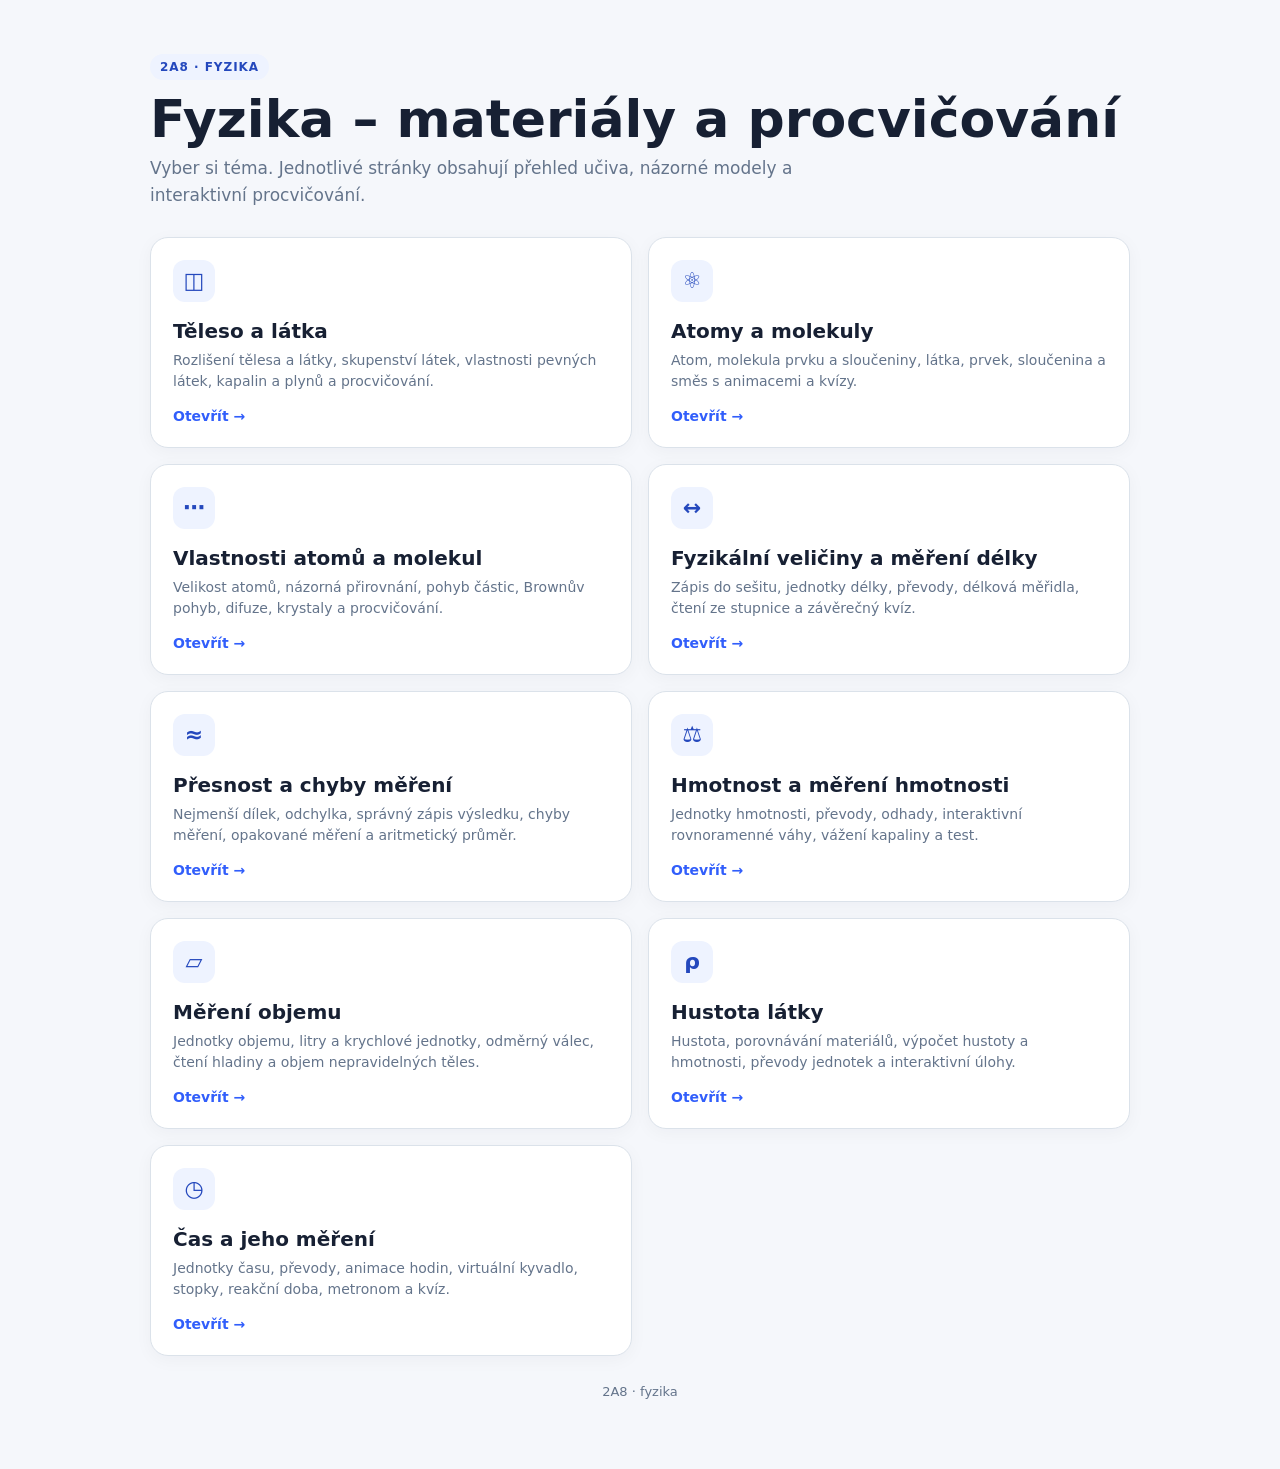
<file: index.html>
<!doctype html>
<html lang="cs">
<head>
<meta charset="utf-8">
<meta name="viewport" content="width=device-width,initial-scale=1">
<title>2A8 – fyzika</title>
<style>
:root{
  --bg:#f5f7fb;
  --card:#ffffff;
  --ink:#172033;
  --muted:#64748b;
  --line:#dbe2ea;
  --accent:#315efb;
  --soft:#eef3ff;
}
*{box-sizing:border-box}
body{
  margin:0;
  min-height:100vh;
  font-family:Inter,system-ui,-apple-system,"Segoe UI",Roboto,Arial,sans-serif;
  background:var(--bg);
  color:var(--ink);
}
.wrap{
  width:min(980px,calc(100% - 32px));
  margin:0 auto;
  padding:54px 0 70px;
}
header{margin-bottom:28px}
.eyebrow{
  display:inline-block;
  padding:6px 10px;
  border-radius:999px;
  background:var(--soft);
  color:#2448bd;
  font-size:12px;
  font-weight:800;
  text-transform:uppercase;
  letter-spacing:.08em;
}
h1{
  margin:12px 0 8px;
  font-size:clamp(32px,6vw,52px);
  line-height:1.05;
}
.intro{
  margin:0;
  max-width:650px;
  color:var(--muted);
  font-size:17px;
  line-height:1.6;
}
.grid{
  display:grid;
  grid-template-columns:repeat(2,minmax(0,1fr));
  gap:16px;
}
.card{
  display:block;
  min-height:170px;
  padding:22px;
  border:1px solid var(--line);
  border-radius:18px;
  background:var(--card);
  color:inherit;
  text-decoration:none;
  box-shadow:0 4px 18px rgba(15,23,42,.04);
  transition:transform .16s ease,box-shadow .16s ease,border-color .16s ease;
}
.card:hover{
  transform:translateY(-2px);
  border-color:#9fb2ff;
  box-shadow:0 10px 28px rgba(15,23,42,.08);
}
.icon{
  width:42px;
  height:42px;
  display:grid;
  place-items:center;
  margin-bottom:17px;
  border-radius:12px;
  background:var(--soft);
  color:#2448bd;
  font-size:22px;
  font-weight:900;
}
.card h2{
  margin:0 0 7px;
  font-size:20px;
}
.card p{
  margin:0;
  color:var(--muted);
  line-height:1.5;
  font-size:14px;
}
.open{
  display:inline-block;
  margin-top:16px;
  color:var(--accent);
  font-weight:800;
  font-size:14px;
}
footer{
  margin-top:28px;
  color:var(--muted);
  font-size:13px;
  text-align:center;
}
@media(max-width:650px){
  .wrap{width:min(100% - 22px,980px);padding:30px 0 90px}
  header{margin-bottom:20px}
  .grid{grid-template-columns:1fr;gap:11px}
  .card{min-height:auto;padding:18px}
  .icon{margin-bottom:13px}
}
</style>
</head>
<body>
<main class="wrap">
  <header>
    <span class="eyebrow">2A8 · fyzika</span>
    <h1>Fyzika – materiály a procvičování</h1>
    <p class="intro">Vyber si téma. Jednotlivé stránky obsahují přehled učiva, názorné modely a interaktivní procvičování.</p>
  </header>

  <section class="grid" aria-label="Materiály">
    <a class="card" href="latka.html">
      <div class="icon">◫</div>
      <h2>Těleso a látka</h2>
      <p>Rozlišení tělesa a látky, skupenství látek, vlastnosti pevných látek, kapalin a plynů a procvičování.</p>
      <span class="open">Otevřít →</span>
    </a>

    <a class="card" href="atomy.html">
      <div class="icon">⚛</div>
      <h2>Atomy a molekuly</h2>
      <p>Atom, molekula prvku a sloučeniny, látka, prvek, sloučenina a směs s animacemi a kvízy.</p>
      <span class="open">Otevřít →</span>
    </a>

    <a class="card" href="vlastnosti.html">
      <div class="icon">⋯</div>
      <h2>Vlastnosti atomů a molekul</h2>
      <p>Velikost atomů, názorná přirovnání, pohyb částic, Brownův pohyb, difuze, krystaly a procvičování.</p>
      <span class="open">Otevřít →</span>
    </a>

    <a class="card" href="mereni-delky.html">
      <div class="icon">↔</div>
      <h2>Fyzikální veličiny a měření délky</h2>
      <p>Zápis do sešitu, jednotky délky, převody, délková měřidla, čtení ze stupnice a závěrečný kvíz.</p>
      <span class="open">Otevřít →</span>
    </a>
    <a class="card" href="presnost-mereni.html">
      <div class="icon">≈</div>
      <h2>Přesnost a chyby měření</h2>
      <p>Nejmenší dílek, odchylka, správný zápis výsledku, chyby měření, opakované měření a aritmetický průměr.</p>
      <span class="open">Otevřít →</span>
    </a>

    <a class="card" href="mereni-hmotnosti.html">
      <div class="icon">⚖</div>
      <h2>Hmotnost a měření hmotnosti</h2>
      <p>Jednotky hmotnosti, převody, odhady, interaktivní rovnoramenné váhy, vážení kapaliny a test.</p>
      <span class="open">Otevřít →</span>
    </a>

    <a class="card" href="mereni-objemu.html">
      <div class="icon">▱</div>
      <h2>Měření objemu</h2>
      <p>Jednotky objemu, litry a krychlové jednotky, odměrný válec, čtení hladiny a objem nepravidelných těles.</p>
      <span class="open">Otevřít →</span>
    </a>

    <a class="card" href="hustota.html">
      <div class="icon">ρ</div>
      <h2>Hustota látky</h2>
      <p>Hustota, porovnávání materiálů, výpočet hustoty a hmotnosti, převody jednotek a interaktivní úlohy.</p>
      <span class="open">Otevřít →</span>
    </a>

    <a class="card" href="mereni-casu.html">
      <div class="icon">◷</div>
      <h2>Čas a jeho měření</h2>
      <p>Jednotky času, převody, animace hodin, virtuální kyvadlo, stopky, reakční doba, metronom a kvíz.</p>
      <span class="open">Otevřít →</span>
    </a>

  </section>

  <footer>2A8 · fyzika</footer>
</main>
</body>
</html>
</file>
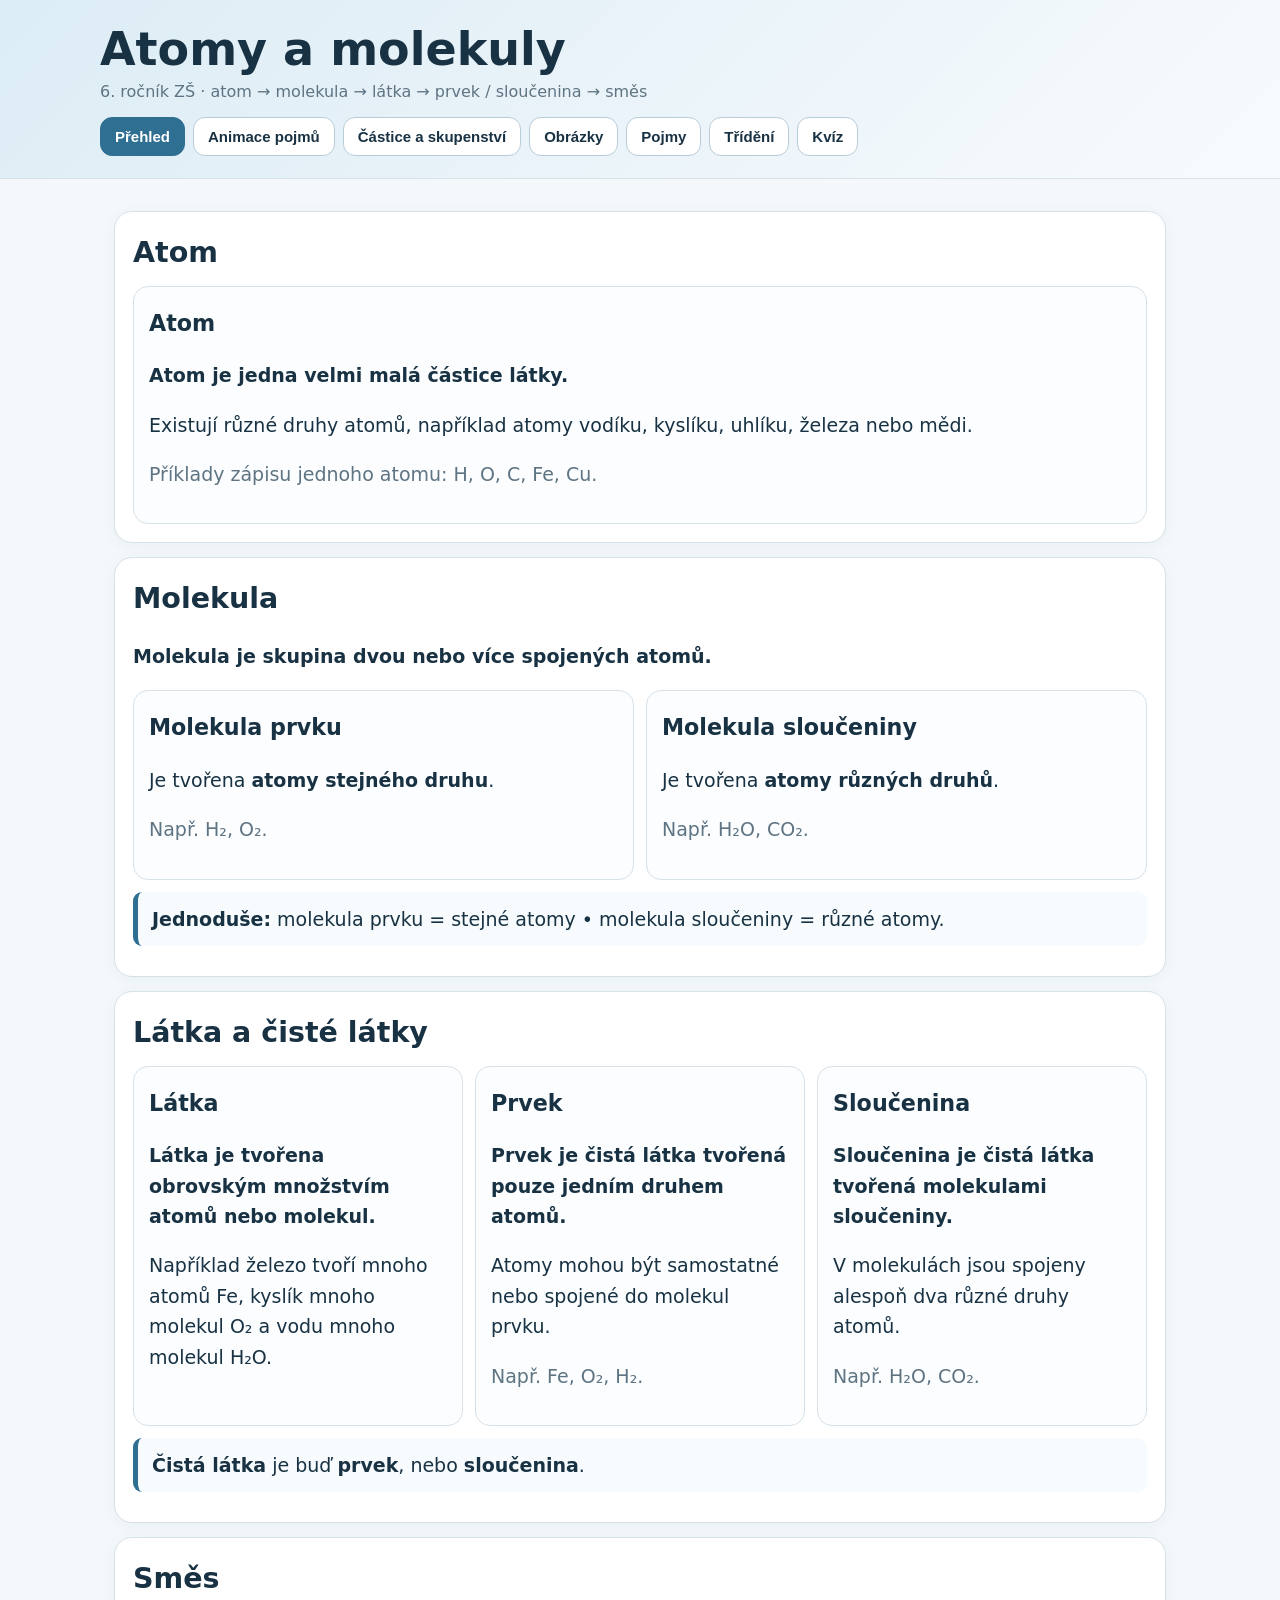
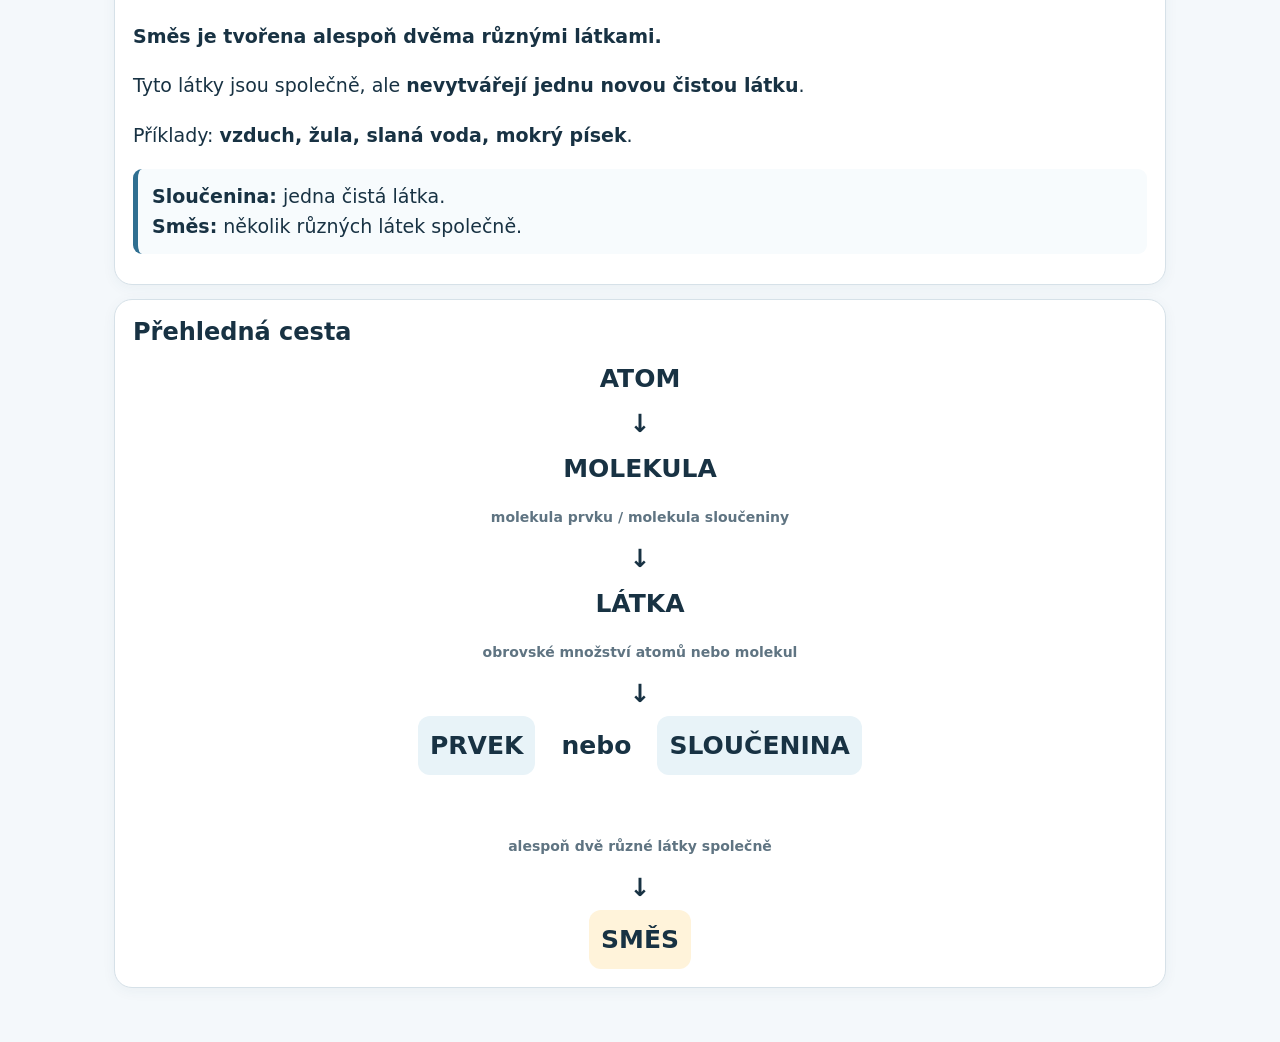
<file: atomy.html>
<!doctype html>
<html lang="cs">
<head>
<meta charset="utf-8">
<meta name="viewport" content="width=device-width,initial-scale=1">
<title>Atomy a molekuly – 6. ročník</title>
<link rel="stylesheet" href="atomy.css">
</head>
<body>
<header>
  <div class="wrap">
    <h1>Atomy a molekuly</h1>
    <div class="subtitle">6. ročník ZŠ · atom → molekula → látka → prvek / sloučenina → směs</div>
    <nav>
      <button class="tab active" data-tab="prehled">Přehled</button>
      <button class="tab" data-tab="animace">Animace pojmů</button>
      <button class="tab" data-tab="castice">Částice a skupenství</button>
      <button class="tab" data-tab="obrazky">Obrázky</button>
      <button class="tab" data-tab="pojmy">Pojmy</button>
      <button class="tab" data-tab="trideni">Třídění</button>
      <button class="tab" data-tab="kviz">Kvíz</button>
    </nav>
  </div>
</header>

<main>
<section id="prehled" class="panel active">
  <div class="card big">
    <h2>Atom</h2>
    <div class="grid one">
      <div class="mini">
        <h3>Atom</h3>
        <p><b>Atom je jedna velmi malá částice látky.</b></p>
        <p>Existují různé druhy atomů, například atomy vodíku, kyslíku, uhlíku, železa nebo mědi.</p>
        <p class="small">Příklady zápisu jednoho atomu: H, O, C, Fe, Cu.</p>
      </div>
    </div>
  </div>

  <div class="card big">
    <h2>Molekula</h2>
    <p><b>Molekula je skupina dvou nebo více spojených atomů.</b></p>
    <div class="grid">
      <div class="mini">
        <h3>Molekula prvku</h3>
        <p>Je tvořena <b>atomy stejného druhu</b>.</p>
        <p class="small">Např. H₂, O₂.</p>
      </div>
      <div class="mini">
        <h3>Molekula sloučeniny</h3>
        <p>Je tvořena <b>atomy různých druhů</b>.</p>
        <p class="small">Např. H₂O, CO₂.</p>
      </div>
    </div>
    <div class="example"><b>Jednoduše:</b> molekula prvku = stejné atomy • molekula sloučeniny = různé atomy.</div>
  </div>

  <div class="card big">
    <h2>Látka a čisté látky</h2>
    <div class="grid three">
      <div class="mini">
        <h3>Látka</h3>
        <p><b>Látka je tvořena obrovským množstvím atomů nebo molekul.</b></p>
        <p>Například železo tvoří mnoho atomů Fe, kyslík mnoho molekul O₂ a vodu mnoho molekul H₂O.</p>
      </div>
      <div class="mini">
        <h3>Prvek</h3>
        <p><b>Prvek je čistá látka tvořená pouze jedním druhem atomů.</b></p>
        <p>Atomy mohou být samostatné nebo spojené do molekul prvku.</p>
        <p class="small">Např. Fe, O₂, H₂.</p>
      </div>
      <div class="mini">
        <h3>Sloučenina</h3>
        <p><b>Sloučenina je čistá látka tvořená molekulami sloučeniny.</b></p>
        <p>V molekulách jsou spojeny alespoň dva různé druhy atomů.</p>
        <p class="small">Např. H₂O, CO₂.</p>
      </div>
    </div>
    <div class="example"><b>Čistá látka</b> je buď <b>prvek</b>, nebo <b>sloučenina</b>.</div>
  </div>

  <div class="card big">
    <h2>Směs</h2>
    <p><b>Směs je tvořena alespoň dvěma různými látkami.</b></p>
    <p>Tyto látky jsou společně, ale <b>nevytvářejí jednu novou čistou látku</b>.</p>
    <p>Příklady: <b>vzduch, žula, slaná voda, mokrý písek</b>.</p>
    <div class="example"><b>Sloučenina:</b> jedna čistá látka.<br><b>Směs:</b> několik různých látek společně.</div>
  </div>

  <div class="card">
    <h2>Přehledná cesta</h2>
    <div class="road">
      ATOM<br>↓<br>
      MOLEKULA<br><span>molekula prvku / molekula sloučeniny</span><br>↓<br>
      LÁTKA<br><span>obrovské množství atomů nebo molekul</span><br>↓<br>
      <b class="pill">PRVEK</b> &nbsp; nebo &nbsp; <b class="pill">SLOUČENINA</b><br><br>
      <span>alespoň dvě různé látky společně</span><br>↓<br><b class="pill warm">SMĚS</b>
    </div>
  </div>
</section>

<section id="animace" class="panel">
  <div class="card">
    <h2>Animace pojmů</h2>
    <p>Klikni na pojem a podívej se na jednoduchý model.</p>
    <div class="concept-buttons">
      <button onclick="showConcept('atom')">Atom</button>
      <button onclick="showConcept('molecule')">Molekula</button>
      <button onclick="showConcept('moleculeElement')">Molekula prvku</button>
      <button onclick="showConcept('moleculeCompound')">Molekula sloučeniny</button>
      <button onclick="showConcept('substance')">Látka</button>
      <button onclick="showConcept('element')">Prvek</button>
      <button onclick="showConcept('compound')">Sloučenina</button>
      <button onclick="showConcept('mixture')">Směs</button>
    </div>
    <div class="concept-stage" id="conceptStage"></div>
    <div class="legend">
      <span><i class="dot hdot"></i>vodík</span>
      <span><i class="dot odot"></i>kyslík</span>
      <span><i class="dot mdot"></i>kov / jiný atom</span>
    </div>
  </div>
</section>

<section id="castice" class="panel">
  <div class="card">
    <h2>Částice v různých skupenstvích</h2>
    <div class="state-buttons">
      <button onclick="setState('solid')">Pevné</button>
      <button onclick="setState('liquid')">Kapalné</button>
      <button onclick="setState('gas')">Plynné</button>
    </div>
    <div id="particleBox" class="particle-box"></div>
    <p id="stateNote" class="state-note"></p>
  </div>
  <div class="card">
    <table>
      <tr><th>Skupenství</th><th>Částice</th><th>Pohyb</th></tr>
      <tr><td>Pevné</td><td>těsně u sebe</td><td>kmitají kolem svých poloh</td></tr>
      <tr><td>Kapalné</td><td>blízko u sebe</td><td>mohou se navzájem posouvat</td></tr>
      <tr><td>Plynné</td><td>daleko od sebe</td><td>pohybují se volně</td></tr>
    </table>
  </div>
</section>

<section id="obrazky" class="panel">
  <div class="card">
    <h2>Fotografie pod mikroskopem</h2>
    <p>Každá fotografie je vložena do samostatného iframe. Nejdřív zkus hádat, co vidíš, a potom rozbal vysvětlení.</p>
    <div id="photoGrid" class="photo-grid"></div>
    <p class="small">Fotografie se načítají z Wikimedia Commons, takže tato část potřebuje připojení k internetu.</p>
  </div>
</section>

<section id="pojmy" class="panel">
  <div class="card">
    <div class="row"><h2>Co znamená pojem?</h2><div id="termScore" class="score">0 / 0</div></div>
    <div id="termQuestion" class="question"></div>
    <div id="termAnswers" class="answers"></div>
    <div id="termFeedback" class="feedback"></div>
    <button class="next" onclick="nextTerm()">Další otázka</button>
  </div>
</section>

<section id="trideni" class="panel">
  <div class="card">
    <h2>Zařaď správně</h2>
    <p>Zařaď <b>přesně popsanou částici nebo látku</b> do nejpřesnější skupiny. Samotné názvy jako „měď“ nebo „voda“ tu nepoužíváme, protože mohou označovat různé úrovně popisu.</p>
    <div id="sortItem" class="question"></div>
    <div class="sort-buttons">
      <button onclick="sortAnswer('atom')">Atom</button>
      <button onclick="sortAnswer('molPrvek')">Molekula prvku</button>
      <button onclick="sortAnswer('molSloucenina')">Molekula sloučeniny</button>
      <button onclick="sortAnswer('prvek')">Prvek</button>
      <button onclick="sortAnswer('sloucenina')">Sloučenina</button>
      <button onclick="sortAnswer('smes')">Směs</button>
    </div>
    <div id="sortFeedback" class="feedback"></div>
    <div class="row bottom"><button onclick="nextSort()">Další</button><div id="sortScore" class="score">0 / 0</div></div>
  </div>
</section>

<section id="kviz" class="panel">
  <div class="card">
    <div class="row"><h2>Závěrečný kvíz</h2><div id="quizScore" class="score">0 / 0</div></div>
    <div id="quizQuestion" class="question"></div>
    <div id="quizAnswers" class="answers"></div>
    <div id="quizFeedback" class="feedback"></div>
    <div class="row bottom"><button onclick="nextQuiz()">Další otázka</button><button onclick="resetQuiz()">Začít znovu</button></div>
  </div>
</section>
</main>
<script src="atomy.js"></script>
</body>
</html>
</file>
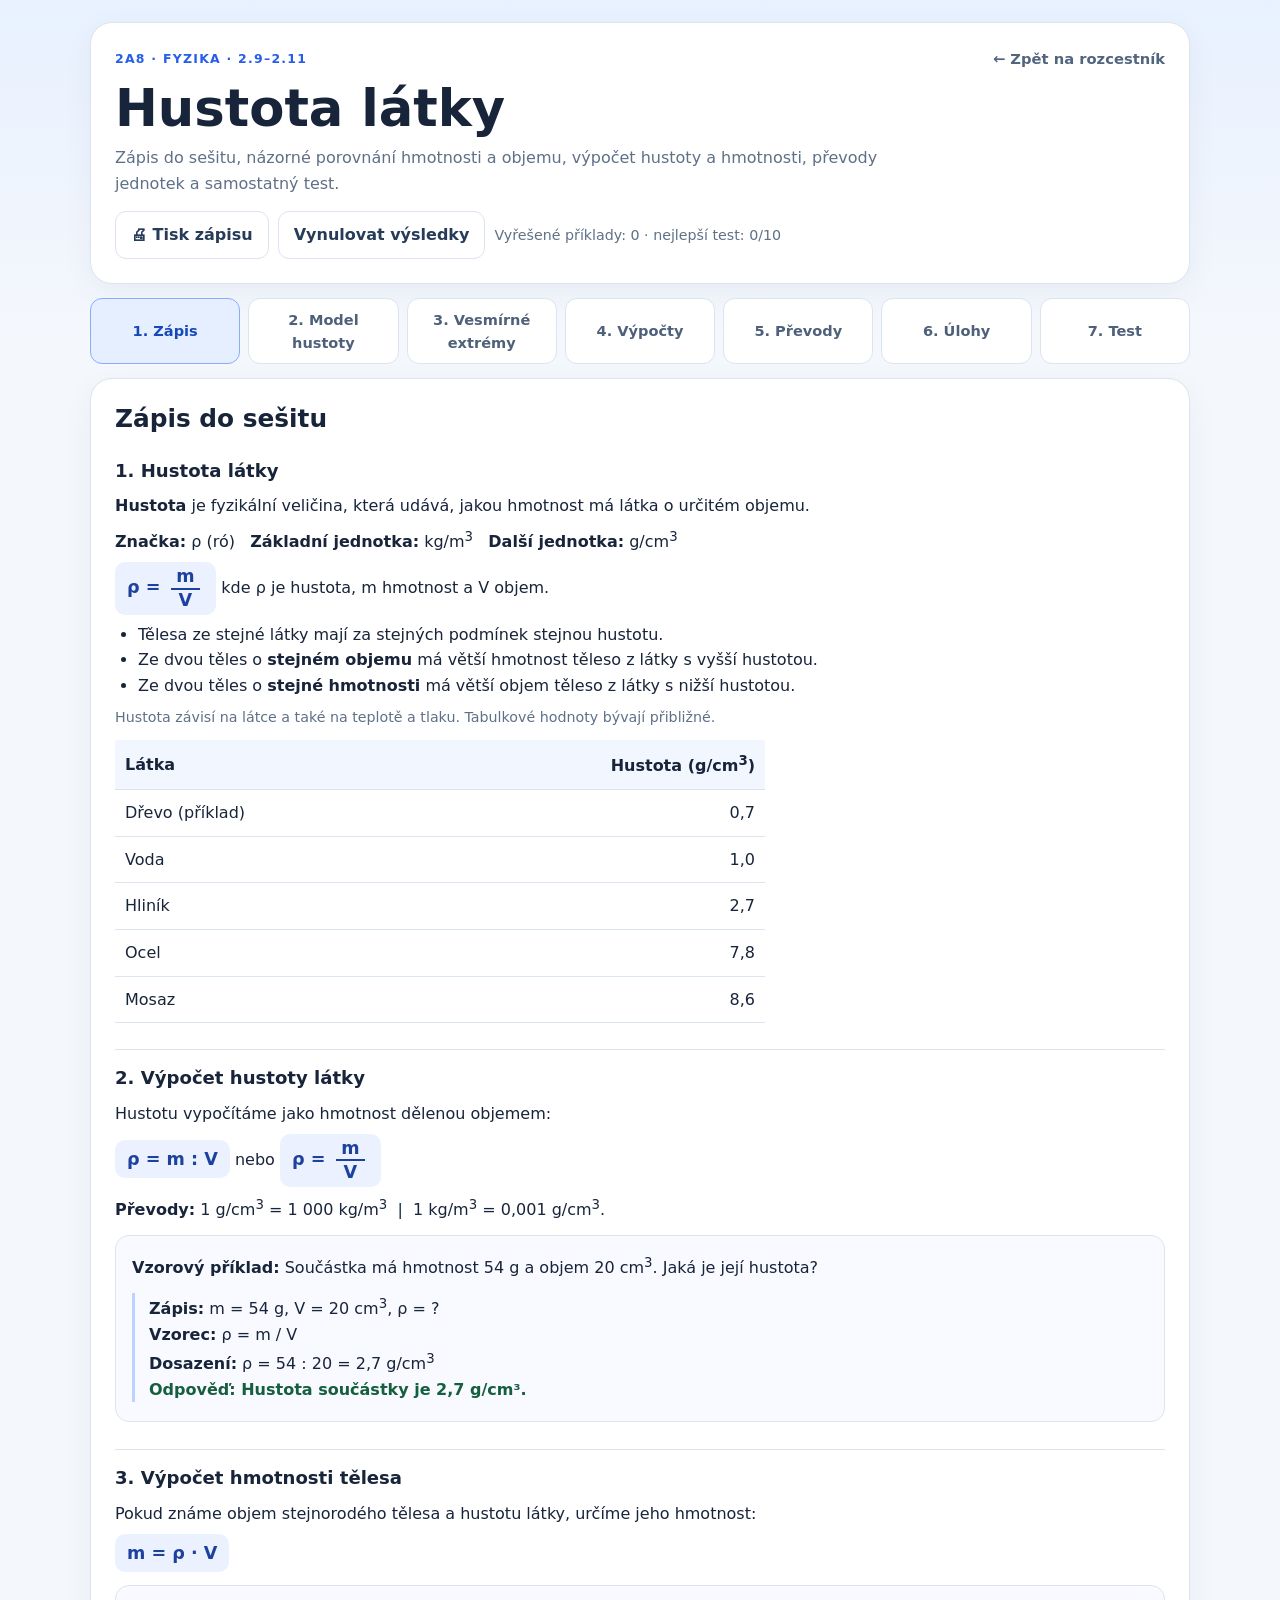
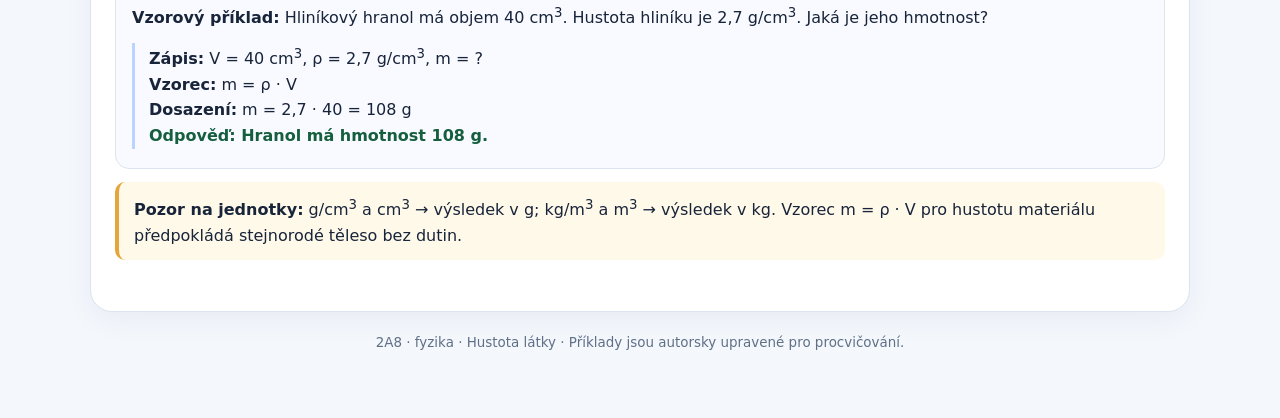
<file: hustota.html>
<!doctype html>
<html lang="cs">
<head>
<meta charset="utf-8">
<meta name="viewport" content="width=device-width,initial-scale=1">
<meta name="theme-color" content="#2563eb">
<meta name="description" content="Fyzika 2A8: hustota látky, výpočet hustoty a hmotnosti, převody jednotek, názorný model a interaktivní příklady.">
<title>Hustota látky – zápis a procvičování | 2A8</title>
<style>
:root{--bg:#f4f7fc;--paper:#fff;--ink:#18243a;--muted:#5f7087;--line:#dbe4ef;--blue:#265ee9;--soft:#eff5ff;--green:#157c47;--red:#b42335;--shadow:0 8px 30px #1429530d}
*{box-sizing:border-box}html{scroll-behavior:smooth}
body{margin:0;color:var(--ink);background:linear-gradient(180deg,#e8f1ff,var(--bg) 340px);font:16px/1.6 system-ui,-apple-system,"Segoe UI",Arial,sans-serif}
button,input,select{font:inherit}button{cursor:pointer}a{color:var(--blue)}
.shell{width:min(1100px,calc(100% - 26px));margin:auto;padding:22px 0 64px}
.hero,.panel{border:1px solid var(--line);border-radius:22px;background:var(--paper);box-shadow:var(--shadow)}
.hero{padding:24px;margin-bottom:14px}.top{display:flex;gap:10px;align-items:center;justify-content:space-between;flex-wrap:wrap}
.eyebrow{font-size:.78rem;color:var(--blue);letter-spacing:.1em;font-weight:850;text-transform:uppercase}
.back{font-size:.92rem;text-decoration:none;color:#52657f;font-weight:800}
h1{font-size:clamp(2rem,5vw,3.2rem);line-height:1.14;margin:8px 0}h2{font-size:1.55rem;line-height:1.3;margin:0 0 7px}h3{font-size:1.13rem;margin:0 0 8px}
.lead,.muted{color:var(--muted)}.lead{max-width:780px;margin:0}
.actions,.controls{display:flex;align-items:center;gap:9px;flex-wrap:wrap;margin-top:15px}
.btn{background:#e8eff9;color:#273c58;border:1px solid transparent;border-radius:11px;padding:10px 15px;font-weight:800}
.btn.primary{background:var(--blue);color:white}.btn.outline{background:#fff;border-color:var(--line)}.btn:hover{filter:brightness(.97)}
button:focus-visible,input:focus-visible,select:focus-visible{outline:3px solid #92b9ff;outline-offset:2px}
.tabs{display:grid;grid-template-columns:repeat(7,minmax(0,1fr));gap:8px;margin-bottom:14px}
.tab{border:1px solid var(--line);border-radius:12px;min-height:50px;background:white;padding:9px;font-size:.91rem;color:#4e607a;font-weight:850}
.tab[aria-selected=true]{background:#e5efff;color:#1648b8;border-color:#8bacfa}
.panel{display:none;padding:24px}.panel.active{display:block}
.note-block{padding:14px 0;border-bottom:1px solid var(--line)}.note-block:last-child{border:0}
.note-block p{margin:7px 0}.note-block ul{padding-left:23px;margin:6px 0}
.formula{display:inline-block;padding:5px 12px;background:#ebf1ff;border-radius:10px;color:#1d429d;font-size:1.1rem;font-weight:850}
.formula.big{font-size:1.7rem;padding:9px 18px}
.fraction{display:inline-flex;vertical-align:middle;align-items:center;flex-direction:column;line-height:1.05;margin:0 .25em}.fraction .numer{padding:0 .3em .12em;border-bottom:2px solid currentColor}.fraction .denom{padding:.1em .3em 0}
.grid2{display:grid;grid-template-columns:1fr 1fr;gap:15px}
.grid3{display:grid;grid-template-columns:repeat(3,1fr);gap:11px}
.card{border:1px solid var(--line);border-radius:15px;padding:16px;background:#fbfdff}
.callout{background:#fff9e9;border-left:4px solid #e5a53a;padding:12px 15px;border-radius:10px;margin:13px 0}
.info{background:var(--soft);border-left:4px solid var(--blue);padding:12px 15px;border-radius:10px;margin:13px 0}
table{width:100%;border-collapse:collapse;margin:12px 0;overflow:hidden}td,th{padding:10px;border-bottom:1px solid var(--line);text-align:left}th{background:#f1f6ff}td:last-child,th:last-child{text-align:right}
.note-table{max-width:650px}
.example{background:#f8faff;border:1px solid var(--line);border-radius:14px;padding:16px;margin:13px 0}
.example p{margin:4px 0}.solution{border-left:3px solid #bad3ff;padding-left:14px;margin:12px 0 3px}
.step{padding:7px 0}.result{font-weight:850;color:#155e3e}
small,.small{font-size:.89rem;color:var(--muted)}
label{font-weight:750}
select,input{min-height:43px;border:1px solid #b9c9dd;border-radius:10px;background:#fff;padding:8px 10px;color:var(--ink)}
input[type=number],input[type=text]{width:min(100%,180px)}
input[type=range]{width:100%;accent-color:var(--blue);padding:0;min-height:28px}
.stretch{flex:1}
.materials{display:grid;grid-template-columns:repeat(4,minmax(0,1fr));gap:10px}
.mat{border:1px solid var(--line);background:#fff;border-radius:15px;padding:14px;text-align:center}
.mat .cube{width:66px;height:66px;border-radius:8px;transform:rotate(-7deg);margin:6px auto 17px;box-shadow:8px 8px 0 #00000016,inset 8px 8px 0 #ffffff55}
.mat strong,.mat small{display:block}.mat strong{font-size:1.1rem}
.bars{display:grid;gap:13px;margin-top:12px}.barrow{display:grid;grid-template-columns:100px 1fr 125px;align-items:center;gap:10px;font-size:.95rem}
.track{height:29px;background:#e9eff8;border-radius:7px;overflow:hidden}.bar{height:100%;border-radius:7px;min-width:5px;transition:width .25s}
.work{border:1px solid var(--line);background:#fbfdff;border-radius:15px;padding:19px}
.question{font-size:clamp(1.17rem,3vw,1.55rem);font-weight:850;margin:7px 0 12px}
.inputrow{display:flex;align-items:center;flex-wrap:wrap;gap:9px;margin:13px 0}
.feedback{display:none;border-radius:11px;padding:11px 14px;margin:13px 0;line-height:1.5}
.feedback.show{display:block}.feedback.good{background:#e9f8ef;color:#116238}.feedback.bad{background:#fff0f2;color:#9c1e2e}.feedback.info{background:#eaf2ff;color:#254d9c}
.options{display:grid;grid-template-columns:repeat(2,minmax(0,1fr));gap:10px;margin:12px 0}
.option{border:1px solid var(--line);border-radius:11px;padding:12px 10px;background:white;text-align:left;font-weight:750}
.option.correct{background:#e6f7ea;border-color:#90d9a6;color:#146439}.option.wrong{background:#ffe8eb;border-color:#f5a4ad;color:#912232}
.option:disabled{cursor:default}
.statline{display:flex;align-items:center;justify-content:space-between;gap:12px;flex-wrap:wrap;margin:12px 0}
.pbar{height:11px;width:100%;background:#e3eafa;border-radius:40px;overflow:hidden}.pbar>div{height:100%;width:0;background:var(--blue);transition:width .2s}
details{border:1px solid var(--line);background:#f7faff;border-radius:11px;padding:9px 13px;margin:11px 0}
summary{cursor:pointer;font-weight:850;color:#2654a9}
footer{text-align:center;color:var(--muted);font-size:.84rem;margin-top:20px}
@media(max-width:850px){.tabs{grid-template-columns:repeat(3,1fr)}.materials{grid-template-columns:repeat(2,1fr)}}
@media(max-width:650px){.shell{width:calc(100% - 18px);padding:10px 0 44px}.hero,.panel{padding:17px;border-radius:15px}.grid2,.grid3{grid-template-columns:1fr}.tabs{grid-template-columns:repeat(2,minmax(0,1fr));gap:6px}.tab{min-height:47px;font-size:.83rem;padding:7px}.barrow{grid-template-columns:79px 1fr;gap:8px}.barrow .value{grid-column:2}.options{grid-template-columns:1fr}.mat{padding:10px}}
@media print{body{background:#fff}.shell{width:100%;padding:0}.hero,.panel{box-shadow:none;border:0}.hero{padding:0 0 10px}.tabs,.actions,.back,footer{display:none!important}.panel{display:none!important}#notes{display:block!important}.note-block{break-inside:avoid}.hero .lead{display:none}h1{font-size:21pt}h2{font-size:15pt}}

/* Kosmické extrémy */
.cosmo-hero{background:radial-gradient(circle at 86% 22%,#344479,#131e3c 55%,#0e1831);color:#eff5ff;border-radius:18px;padding:22px;margin:16px 0;overflow:hidden}
.cosmo-hero p{color:#c4d4f0}.cosmo-hero .muted{color:#c4d4f0}
.cosmo-cards{display:grid;grid-template-columns:repeat(3,minmax(0,1fr));gap:12px;margin:14px 0}
.cosmo-card{border:1px solid var(--line);border-radius:16px;padding:16px;background:#fcfdff;min-width:0}
.cosmo-card p{margin:7px 0}.cosmo-card .big-number{font-size:clamp(1.12rem,2.5vw,1.5rem);font-weight:900;color:#173f94;overflow-wrap:anywhere}
.cosmo-icon{width:64px;height:64px;display:grid;place-items:center;border-radius:50%;margin-bottom:13px;font-size:37px;background:#e5edff}
.cosmo-card .cosmo-icon.sun{background:radial-gradient(circle,#ffe087,#f5a32b 65%,#fae8ad)}
.cosmo-card .cosmo-icon.white{background:radial-gradient(circle,#fff,#94c9ec 60%,#e1f4ff);color:#25466a}
.cosmo-card .cosmo-icon.neutron{background:radial-gradient(circle,#fff,#a88af8 35%,#283e90 70%);color:#102050}
.cosmo-card .cosmo-icon.hole{background:radial-gradient(circle,#070b19 36%,#fd9929 39%,#edb865 44%,#352251 62%);color:transparent}
.cosmo-card .cosmo-icon.universe{background:radial-gradient(circle at 30% 30%,#a97bff,#152857 63%,#070b21)}
.cosmo-calc{background:#f8faff;border:1px solid #d6e1f8;border-radius:16px;padding:16px;margin:15px 0}
.cosmo-calc label{display:block;margin-bottom:4px}
.cosmo-meter{display:grid;grid-template-columns:minmax(110px,190px) 1fr auto;gap:8px;align-items:center;margin:9px 0}
.cosmo-meter .meter-track{height:20px;background:#e6edf9;border-radius:6px;overflow:hidden}
.cosmo-meter .meter-fill{height:100%;border-radius:6px}
.cosmo-meter .meter-value{font-size:.83rem;font-weight:700;text-align:right;min-width:110px}
.cosmo-sources{font-size:.86rem;line-height:1.75;color:#53647c}
.cosmo-sources a{margin-right:12px;display:inline-block}
.cosmo-statgrid{display:grid;grid-template-columns:repeat(3,minmax(0,1fr));gap:9px;margin:11px 0}
.cosmo-stat{border-radius:11px;padding:12px;background:white;border:1px solid var(--line);overflow-wrap:anywhere}
.cosmo-stat b,.cosmo-stat span{display:block}.cosmo-stat b{font-size:1.12rem}
@media(max-width:750px){.cosmo-cards{grid-template-columns:repeat(2,minmax(0,1fr))}.cosmo-statgrid{grid-template-columns:1fr}.cosmo-meter{grid-template-columns:100px 1fr}.cosmo-meter .meter-value{grid-column:2;text-align:left}}
@media(max-width:490px){.cosmo-cards{grid-template-columns:1fr}}

</style>
</head>
<body>
<main class="shell">
<header class="hero">
 <div class="top"><span class="eyebrow">2A8 · Fyzika · 2.9–2.11</span><a class="back" href="index.html">← Zpět na rozcestník</a></div>
 <h1>Hustota látky</h1>
 <p class="lead">Zápis do sešitu, názorné porovnání hmotnosti a objemu, výpočet hustoty a hmotnosti, převody jednotek a samostatný test.</p>
 <div class="actions"><button class="btn outline" id="print">🖨 Tisk zápisu</button><button class="btn outline" id="reset">Vynulovat výsledky</button><span class="small" id="progress" aria-live="polite"></span></div>
</header>
<nav class="tabs" aria-label="Části kapitoly">
 <button class="tab" data-tab="notes" aria-selected="true">1. Zápis</button>
 <button class="tab" data-tab="model" aria-selected="false">2. Model hustoty</button>
 <button class="tab" data-tab="cosmos" aria-selected="false">3. Vesmírné extrémy</button>
 <button class="tab" data-tab="calc" aria-selected="false">4. Výpočty</button>
 <button class="tab" data-tab="units" aria-selected="false">5. Převody</button>
 <button class="tab" data-tab="tasks" aria-selected="false">6. Úlohy</button>
 <button class="tab" data-tab="quiz" aria-selected="false">7. Test</button>
</nav>

<section class="panel active" id="notes">
 <h2>Zápis do sešitu</h2>
 <div class="note-block">
  <h3>1. Hustota látky</h3>
  <p><b>Hustota</b> je fyzikální veličina, která udává, jakou hmotnost má látka o určitém objemu.</p>
  <p><b>Značka:</b> ρ (ró) &nbsp; <b>Základní jednotka:</b> kg/m<sup>3</sup> &nbsp; <b>Další jednotka:</b> g/cm<sup>3</sup></p>
  <p><span class="formula">ρ = <span class="fraction"><span class="numer">m</span><span class="denom">V</span></span></span> kde ρ je hustota, m hmotnost a V objem.</p>
  <ul><li>Tělesa ze stejné látky mají za stejných podmínek stejnou hustotu.</li>
  <li>Ze dvou těles o <b>stejném objemu</b> má větší hmotnost těleso z látky s vyšší hustotou.</li>
  <li>Ze dvou těles o <b>stejné hmotnosti</b> má větší objem těleso z látky s nižší hustotou.</li></ul>
  <p class="small">Hustota závisí na látce a také na teplotě a tlaku. Tabulkové hodnoty bývají přibližné.</p>
  <table class="note-table"><thead><tr><th>Látka</th><th>Hustota (g/cm<sup>3</sup>)</th></tr></thead>
  <tbody><tr><td>Dřevo (příklad)</td><td>0,7</td></tr><tr><td>Voda</td><td>1,0</td></tr><tr><td>Hliník</td><td>2,7</td></tr><tr><td>Ocel</td><td>7,8</td></tr><tr><td>Mosaz</td><td>8,6</td></tr></tbody></table>
 </div>
 <div class="note-block">
  <h3>2. Výpočet hustoty látky</h3>
  <p>Hustotu vypočítáme jako hmotnost dělenou objemem:</p>
  <p><span class="formula">ρ = m : V</span> nebo <span class="formula">ρ = <span class="fraction"><span class="numer">m</span><span class="denom">V</span></span></span></p>
  <p><b>Převody:</b> 1 g/cm<sup>3</sup> = 1 000 kg/m<sup>3</sup> &nbsp;|&nbsp; 1 kg/m<sup>3</sup> = 0,001 g/cm<sup>3</sup>.</p>
  <div class="example"><b>Vzorový příklad:</b> Součástka má hmotnost 54 g a objem 20 cm<sup>3</sup>. Jaká je její hustota?
   <div class="solution"><div><b>Zápis:</b> m = 54 g, V = 20 cm<sup>3</sup>, ρ = ?</div>
   <div><b>Vzorec:</b> ρ = m / V</div><div><b>Dosazení:</b> ρ = 54 : 20 = 2,7 g/cm<sup>3</sup></div>
   <div class="result">Odpověď: Hustota součástky je 2,7 g/cm³.</div></div>
  </div>
 </div>
 <div class="note-block">
  <h3>3. Výpočet hmotnosti tělesa</h3>
  <p>Pokud známe objem stejnorodého tělesa a hustotu látky, určíme jeho hmotnost:</p>
  <p><span class="formula">m = ρ · V</span></p>
  <div class="example"><b>Vzorový příklad:</b> Hliníkový hranol má objem 40 cm<sup>3</sup>. Hustota hliníku je 2,7 g/cm<sup>3</sup>. Jaká je jeho hmotnost?
   <div class="solution"><div><b>Zápis:</b> V = 40 cm<sup>3</sup>, ρ = 2,7 g/cm<sup>3</sup>, m = ?</div>
   <div><b>Vzorec:</b> m = ρ · V</div><div><b>Dosazení:</b> m = 2,7 · 40 = 108 g</div>
   <div class="result">Odpověď: Hranol má hmotnost 108 g.</div></div>
  </div>
  <div class="callout"><b>Pozor na jednotky:</b> g/cm<sup>3</sup> a cm<sup>3</sup> → výsledek v g; kg/m<sup>3</sup> a m<sup>3</sup> → výsledek v kg. Vzorec m = ρ · V pro hustotu materiálu předpokládá stejnorodé těleso bez dutin.</div>
 </div>
</section>

<section class="panel" id="model">
 <h2>Jak si představit hustotu?</h2>
 <p class="muted">Porovnej stejné objemy různých látek a potom stejné hmotnosti. Používáme přibližné hustoty; dřevo se podle druhu liší.</p>
 <div class="card">
  <h3>Stejný objem → různá hmotnost</h3>
  <label for="volume">Objem každé kostky: <b id="volumeValue">10 cm³</b></label>
  <input id="volume" type="range" min="1" max="100" step="1" value="10">
  <div id="cubeCards" class="materials" aria-live="polite"></div>
  <div class="info">Všechny kostky jsou stejně velké. Těžší je ta, která má vyšší hustotu.</div>
 </div>
 <div class="card" style="margin-top:14px">
  <h3>Stejná hmotnost → různý objem</h3>
  <label for="mass">Hmotnost každého tělesa: <b id="massValue">78 g</b></label>
  <input id="mass" type="range" min="10" max="300" step="1" value="78">
  <div id="volBars" class="bars" aria-live="polite"></div>
  <div class="info">Při stejné hmotnosti potřebujeme nejvíc dřeva, protože má nejmenší hustotu.</div>
 </div>
 <div class="grid2" style="margin-top:14px">
  <div class="card"><h3>Jak zjistíme hustotu neznámého předmětu?</h3>
   <ol><li>Zvážíme předmět a zjistíme hmotnost <b>m</b>.</li><li>Změříme jeho objem <b>V</b> (třeba vytlačením vody v odměrném válci).</li><li>Vypočteme <b>ρ = m / V</b> a porovnáme s tabulkou.</li></ol></div>
  <div class="card"><h3>Vyzkoušej si úvahu</h3><p>Dva stejně těžké válečky jsou z hliníku a mosazi. Který zabere víc místa?</p>
   <details><summary>Ukázat odpověď</summary>Hliníkový: hliník má menší hustotu (2,7 g/cm³) než mosaz (8,6 g/cm³), takže při stejné hmotnosti má větší objem.</details>
  </div>
 </div>
</section>


<section class="panel" id="cosmos">
<h2>🌌 Kosmické extrémy hustoty</h2>
<p class="muted">Od téměř prázdného vesmíru po neutronové hvězdy. Přibližné hodnoty dobře ukazují, proč nestačí vědět, že je něco „velké“ nebo „těžké“. Rozhoduje poměr hmotnosti k objemu.</p>
<div class="cosmo-hero">
 <h3>Jedna lžička neutronové hvězdy může mít hmotnost miliard tun!</h3>
 <p>Naopak <b>Slunce má průměrnou hustotu jen 1,4krát větší než voda</b>. Vnější vrstvy Slunce jsou velmi řídké a jeho jádro naopak extrémně husté. V následujících číslech porovnáváme průměrnou hustotu celých objektů.</p>
</div>
<div class="cosmo-cards">
 <article class="cosmo-card"><div class="cosmo-icon sun" aria-hidden="true">☀</div><h3>Slunce</h3><div class="big-number">1 408 kg/m³</div><p>Naše hvězda má průměrnou hustotu přibližně <b>1,4 g/cm³</b>. Je tedy v průměru jen o něco hustší než voda.</p><small>Uprostřed Slunce je hustota mnohem vyšší než na jeho okraji.</small></article>
 <article class="cosmo-card"><div class="cosmo-icon white" aria-hidden="true">✦</div><h3>Bílý trpaslík</h3><div class="big-number">asi 2 × 10⁹ kg/m³</div><p>Hvězdný pozůstatek s hmotností srovnatelnou se Sluncem, ale velikostí přibližně jako Země.</p><small>Hustoty bílých trpaslíků se liší; jde o orientační hodnotu.</small></article>
 <article class="cosmo-card"><div class="cosmo-icon neutron" aria-hidden="true">✺</div><h3>Neutronová hvězda</h3><div class="big-number">asi 3 × 10¹⁷ kg/m³</div><p>Hmotnost přibližně jako 1,4 Slunce může být stlačena do koule o poloměru asi <b>12 km</b>.</p><small>Extrémní hustota hmoty, ne jen velká hmotnost celého tělesa.</small></article>
 <article class="cosmo-card"><div class="cosmo-icon hole" aria-hidden="true">●</div><h3>Menší černá díra</h3><div class="big-number">asi 1,8 × 10¹⁶ kg/m³</div><p>Pro černou díru o <b>10 hmotnostech Slunce</b> vychází tato efektivní průměrná hustota uvnitř horizontu událostí.</p><small>Nejde o skutečnou hustotu látky uvnitř černé díry.</small></article>
 <article class="cosmo-card"><div class="cosmo-icon hole" aria-hidden="true">●</div><h3>Obří černá díra</h3><div class="big-number">asi 1,8 kg/m³</div><p>Černá díra o <b>miliardě hmotností Slunce</b> může mít efektivní průměrnou hustotu srovnatelnou se vzduchem!</p><small>Větší černá díra má větší poloměr horizontu; objem roste rychleji než hmotnost.</small></article>
 <article class="cosmo-card"><div class="cosmo-icon universe" aria-hidden="true">✧</div><h3>Vesmír</h3><div class="big-number">asi 2,7 × 10⁻²⁷ kg/m³</div><p>Dnešní <b>průměrná hustota veškeré hmoty</b> ve velkých kosmických měřítkách – běžné i temné hmoty.</p><small>Nezahrnuje temnou energii. Skutečná hustota se místo od místa dramaticky liší.</small></article>
</div>

<div class="cosmo-calc">
<h3>🔎 Proč je větší černá díra „řidší“?</h3>
<p>Posuň jezdec a měň hmotnost <b>nerotující a elektricky nenabité</b> černé díry. Poloměr horizontu událostí roste úměrně hmotnosti; objem koule pak roste s její třetí mocninou. Efektivní průměrná hustota proto klesá úměrně druhé mocnině hmotnosti.</p>
<label for="bhSlider">Hmotnost černé díry: <b id="bhMassLabel">10 M☉</b></label>
<input id="bhSlider" type="range" min="0" max="10" step="0.1" value="1" aria-label="Logaritmus hmotnosti černé díry v násobcích hmotnosti Slunce">
<div class="cosmo-statgrid">
 <div class="cosmo-stat"><span>Poloměr horizontu</span><b id="bhRadius">≈ 29,5 km</b></div>
 <div class="cosmo-stat"><span>Efektivní průměrná hustota</span><b id="bhDensity">≈ 1,8 × 10¹⁶ kg/m³</b></div>
 <div class="cosmo-stat"><span>Ve srovnání s vodou</span><b id="bhWater">mnohem hustší</b></div>
</div>
<details><summary>Jak jsme to vypočítali?</summary>
<p>Pro nerotující černou díru platí Schwarzschildův poloměr <b>r = 2GM/c²</b>. Efektivní průměrnou hustotu <b>ρ = M / (4πr³/3)</b> získáme, když její hmotnost vydělíme objemem koule o tomto poloměru. Uvnitř horizontu událostí ale nejde o běžnou kouli materiálu; číslo je jen názorná definice.</p>
<p>Protože r je úměrné M, platí ρ<sub>ef</sub> ∝ 1/M². Pokud zvětšíš hmotnost desetkrát, efektivní průměrná hustota se zmenší stokrát.</p>
</details>
</div>

<div class="cosmo-calc">
<h3>🥄 Jak těžká by byla lžička neutronové hvězdy?</h3>
<p>Představ si, že by takto hustá hmota mohla existovat mimo neutronovou hvězdu. Uvažujeme hustotu <b>3 × 10¹⁷ kg/m³</b> a objem <b>1 ml = 1 cm³ = 10⁻⁶ m³</b>.</p>
<label for="neutronSpoon">Objem vzorku: <b id="spoonVolume">5 ml</b></label>
<input type="range" id="neutronSpoon" min="1" max="20" step="1" value="5">
<div class="cosmo-statgrid">
 <div class="cosmo-stat"><span>Objem</span><b id="spoonCubic">5 × 10⁻⁶ m³</b></div>
 <div class="cosmo-stat"><span>Hmotnost</span><b id="spoonMass">1,5 × 10¹² kg</b></div>
 <div class="cosmo-stat"><span>V tunách</span><b id="spoonTons">1,5 miliardy tun</b></div>
</div>
<p class="small">Jde o myšlenkový pokus: neutronová hmota by si bez extrémních podmínek uvnitř hvězdy tuto podobu neudržela.</p>
</div>

<div class="cosmo-calc">
<h3>🛰 Jak prázdný je v průměru vesmír?</h3>
<p>Slovo „hustota vesmíru“ může znamenat různé věci. Následující přibližné hodnoty odpovídají dnešnímu vesmíru v běžném kosmologickém modelu ΛCDM.</p>
<table><thead><tr><th>Co započítáme?</th><th>Průměrná hustota</th></tr></thead>
<tbody><tr><td>Pouze běžná hmota (atomy)</td><td>≈ 4,2 × 10⁻²⁸ kg/m³</td></tr>
<tr><td>Běžná + temná hmota</td><td>≈ 2,7 × 10⁻²⁷ kg/m³</td></tr>
<tr><td>Celková hustota hmoty a energie v přepočtu na hmotnost</td><td>≈ 8,5 × 10⁻²⁷ kg/m³</td></tr></tbody></table>
<div class="info"><b>To znamená:</b> průměrně připadá na asi <b>4 m³ vesmíru hmota běžné látky odpovídající jednomu protonu</b>. To ale neznamená, že v každé takové oblasti skutečně najdeme jeden proton – galaxie a kosmické prázdnoty nejsou rovnoměrně zaplněné.</div>
</div>

<div class="card">
<h3>📊 Hustoty na logaritmické stupnici</h3>
<p class="small">Každých desetkrát hustší znamená stejný krok na stupnici. Díky tomu se sem vejdou extrémně odlišné hodnoty. Černé díry jsou zde uvedené jen s efektivní hustotou.</p>
<div id="cosmosBars" class="bars" aria-label="Porovnání hustot na logaritmické stupnici"></div>
</div>

<div class="grid2" style="margin-top:15px">
 <div class="card"><h3>Úloha A · Slunce a voda</h3><p>Má Slunce větší, nebo menší průměrnou hustotu než voda? Kolikrát?</p>
 <details><summary>Výpočet a odpověď</summary>ρ<sub>Slunce</sub> = 1 408 kg/m³, ρ<sub>vody</sub> = 1 000 kg/m³. Podíl 1 408 / 1 000 = <b>1,408</b>. Slunce je v průměru asi <b>1,4krát</b> hustší než voda.</details></div>
 <div class="card"><h3>Úloha B · Neutronová hvězda</h3><p>Jaká by byla hmotnost vzorku o objemu 2 cm³ a hustotě 3 × 10¹⁷ kg/m³?</p>
 <details><summary>Výpočet a odpověď</summary>V = 2 cm³ = 2 × 10⁻⁶ m³. m = ρ · V = 3 × 10¹⁷ · 2 × 10⁻⁶ = <b>6 × 10¹¹ kg</b>, tedy <b>600 milionů tun</b>.</details></div>
 <div class="card"><h3>Úloha C · Černá díra</h3><p>Zvětšíme hmotnost černé díry 100krát. Kolikrát se změní její efektivní průměrná hustota?</p>
 <details><summary>Výpočet a odpověď</summary>ρ<sub>ef</sub> ∝ 1/M². Hustota se zmenší 100² = <b>10 000krát</b>. U černých děr to není stejný druh hustoty jako u běžných látek.</details></div>
 <div class="card"><h3>Úloha D · Kosmický průměr</h3><p>Jaká hmotnost běžné látky v průměru připadá na objem 100 m³ vesmíru, pokud ρ = 4,2 × 10⁻²⁸ kg/m³?</p>
 <details><summary>Výpočet a odpověď</summary>m = ρ · V = 4,2 × 10⁻²⁸ · 100 = <b>4,2 × 10⁻²⁶ kg</b>. Jde o průměr přes obrovské kosmické oblasti, ne o hmotnost skutečně odměřeného kousku prostoru.</details></div>
</div>
<div class="callout"><b>Fyzikální upřesnění:</b> Hvězdy nemají všude stejnou hustotu, proto uvádíme jejich průměr. Vesmírná hustota je průměr za obrovské prostory; neplatí, že má každá krychle vesmíru stejné množství hmoty. U černé díry používáme objem horizontu událostí jen jako názornou matematickou pomůcku.</div>
<div class="cosmo-sources"><b>Zdroje pro další čtení:</b>
<a href="https://nssdc.gsfc.nasa.gov/planetary/factsheet/sunfact.html" target="_blank" rel="noopener noreferrer">NASA – údaje o Slunci</a>
<a href="https://imagine.gsfc.nasa.gov/science/toolbox/cool_star_fact1.html" target="_blank" rel="noopener noreferrer">NASA – hustoty hvězdných pozůstatků</a>
<a href="https://science.nasa.gov/universe/stories/quick-reads/neutron-stars-are-weird/" target="_blank" rel="noopener noreferrer">NASA – neutronové hvězdy</a>
<a href="https://www.ucobservatories.org/enthusiasts/ask-an-astronomer/black-holes-stars/" target="_blank" rel="noopener noreferrer">UC Observatories – hustota černých děr</a>
<a href="https://escholarship.org/uc/item/6dd5h7t3" target="_blank" rel="noopener noreferrer">Planck 2018 – kosmologické parametry</a>
</div>
</section>

<section class="panel" id="calc">
 <h2>Výpočty krok za krokem</h2>
 <p class="muted">Vyber, co chceš vypočítat. Zapiš hodnoty ve vzájemně odpovídajících jednotkách a porovnej řešení.</p>
 <div class="grid2">
  <div class="work">
   <h3>Výpočet hustoty</h3>
   <p class="formula big">ρ = m / V</p>
   <div class="controls"><label>Hmotnost m <input id="calcM" type="text" inputmode="decimal" value="54"></label>
   <label>Objem V <input id="calcV" type="text" inputmode="decimal" value="20"></label></div>
   <div class="controls"><label for="calcDensityUnit">Jednotky</label><select id="calcDensityUnit"><option value="g">m v g, V v cm³</option><option value="kg">m v kg, V v m³</option></select>
   <button class="btn primary" id="btnDensity">Vypočítat hustotu</button></div>
   <div class="feedback" id="densityOut" aria-live="polite"></div>
  </div>
  <div class="work">
   <h3>Výpočet hmotnosti</h3>
   <p class="formula big">m = ρ · V</p>
   <div class="controls"><label>Hustota ρ <input id="calcRho" type="text" inputmode="decimal" value="2,7"></label>
   <label>Objem V <input id="calcMV" type="text" inputmode="decimal" value="40"></label></div>
   <div class="controls"><label for="calcMassUnit">Jednotky</label><select id="calcMassUnit"><option value="g">ρ v g/cm³, V v cm³</option><option value="kg">ρ v kg/m³, V v m³</option></select>
   <button class="btn primary" id="btnMass">Vypočítat hmotnost</button></div>
   <div class="feedback" id="massOut" aria-live="polite"></div>
  </div>
 </div>
 <div class="example" style="margin-top:14px"><h3>Kontrolní otázka</h3><p>Co se stane s hmotností krychle, když zdvojnásobíme její objem, ale materiál zůstane stejný?</p><details><summary>Ukázat vysvětlení</summary>Hmotnost se také zdvojnásobí. Hustota je konstantní a ve vztahu m = ρ · V se objem násobí dvěma.</details></div>
</section>

<section class="panel" id="units">
 <h2>Převody jednotek hustoty</h2>
 <div class="grid2"><div class="card"><h3>g/cm³ → kg/m³</h3><p class="formula big">× 1 000</p><p>2,7 g/cm³ = 2 700 kg/m³</p></div>
 <div class="card"><h3>kg/m³ → g/cm³</h3><p class="formula big">÷ 1 000</p><p>7 800 kg/m³ = 7,8 g/cm³</p></div></div>
 <div class="work" style="margin-top:14px"><div class="statline"><h3 style="margin:0">Procvičování převodů</h3><button class="btn outline" id="newUnit">Další převod ↻</button></div>
  <div id="unitQuestion" class="question"></div>
  <div class="inputrow"><input id="unitAnswer" type="text" inputmode="decimal" aria-label="Číselný výsledek převodu"><b id="unitSuffix"></b><button class="btn primary" id="checkUnit">Zkontrolovat</button></div>
  <div class="feedback" id="unitFeedback" aria-live="polite"></div></div>
</section>

<section class="panel" id="tasks">
 <h2>Samostatné příklady</h2>
 <p class="muted">Nová zadání na výpočet hustoty, hmotnosti a určení materiálu. Odpovídej pouze číslem; desetinná čárka i tečka fungují.</p>
 <div class="work"><div class="statline"><span class="small" id="taskCounter"></span><button id="newTask" class="btn outline">Jiný příklad ↻</button></div>
 <div class="question" id="taskQuestion"></div><div class="small" id="taskData"></div>
 <div class="inputrow"><input type="text" id="taskAnswer" inputmode="decimal" aria-label="Výsledek příkladu"><b id="taskUnit"></b><button id="checkTask" class="btn primary">Zkontrolovat</button></div>
 <div class="feedback" id="taskFeedback" aria-live="polite"></div>
 <details id="taskSolution"><summary>Ukázat vzorové řešení</summary><div id="taskSteps"></div></details>
 </div>
</section>

<section class="panel" id="quiz">
 <h2>Závěrečný test</h2>
 <p class="muted">Deset otázek: hustota, hmotnost, objem, tabulkové hodnoty a převody. Po odpovědi uvidíš vysvětlení.</p>
 <div class="work">
  <div class="statline"><b id="quizCount">Otázka 1/10</b><span id="quizScore" class="small">Správně: 0</span></div>
  <div class="pbar" aria-label="Postup testu"><div id="quizBar"></div></div>
  <div class="question" id="quizQuestion"></div>
  <div id="quizOptions" class="options"></div>
  <div class="feedback" id="quizFeedback" aria-live="polite"></div>
  <div class="actions"><button class="btn primary" id="quizNext" disabled>Další otázka →</button><button class="btn outline" id="quizRestart">Spustit test znovu</button></div>
 </div>
</section>
<footer>2A8 · fyzika · Hustota látky · Příklady jsou autorsky upravené pro procvičování.</footer>
</main>
<script>
'use strict';
var storeKey='2a8-hustota-progress-v1';
var stats={completed:[],best:0};
try{var saved=JSON.parse(localStorage.getItem(storeKey)||'{}');if(Array.isArray(saved.completed))stats.completed=saved.completed;if(Number.isFinite(saved.best))stats.best=saved.best;}catch(e){}
function save(){try{localStorage.setItem(storeKey,JSON.stringify(stats));}catch(e){}showProgress();}
function showProgress(){document.getElementById('progress').textContent='Vyřešené příklady: '+stats.completed.length+' · nejlepší test: '+stats.best+'/10';}
function tab(id){document.querySelectorAll('.tab').forEach(function(b){b.setAttribute('aria-selected',b.dataset.tab===id?'true':'false');});
 document.querySelectorAll('.panel').forEach(function(p){p.classList.toggle('active',p.id===id);});}
document.querySelectorAll('.tab').forEach(function(b){b.addEventListener('click',function(){tab(b.dataset.tab);});});
document.getElementById('print').onclick=function(){tab('notes');window.print();};
document.getElementById('reset').onclick=function(){if(confirm('Opravdu vynulovat výsledky cvičení a testů?')){stats={completed:[],best:0};save();newTask();startQuiz();}};
showProgress();
function fmt(n,d){return Number(n.toFixed(d===undefined?3:d)).toLocaleString('cs-CZ',{maximumFractionDigits:d===undefined?3:d});}
function num(value){var s=String(value).trim().replace(/\s/g,'').replace(',','.');if(s==='')return NaN;return Number(s);}
function feedback(id,kind,text){var el=document.getElementById(id);el.className='feedback show '+kind;el.textContent=text;}
function closeFeedback(id){var el=document.getElementById(id);el.className='feedback';el.textContent='';}
function approx(a,b){return Number.isFinite(a)&&Math.abs(a-b)<=Math.max(.011,Math.abs(b)*.007);}
function readPositive(id){var x=num(document.getElementById(id).value);return Number.isFinite(x)&&x>0?x:NaN;}
var materials=[
 {name:'Dřevo',rho:.7,color:'#d5a06e'},
 {name:'Hliník',rho:2.7,color:'#9eafc4'},
 {name:'Ocel',rho:7.8,color:'#667a94'},
 {name:'Mosaz',rho:8.6,color:'#c6a349'}];
function renderModel(){
 var v=Number(document.getElementById('volume').value),m=Number(document.getElementById('mass').value);
 document.getElementById('volumeValue').textContent=fmt(v)+' cm³';
 document.getElementById('massValue').textContent=fmt(m)+' g';
 document.getElementById('cubeCards').innerHTML=materials.map(function(x){
 return '<div class="mat"><div class="cube" style="background:'+x.color+'"></div><b>'+x.name+'</b><strong>'+fmt(x.rho*v,2)+' g</strong><small>ρ = '+fmt(x.rho)+' g/cm³</small></div>';}).join('');
 var max=m/.7;
 document.getElementById('volBars').innerHTML=materials.map(function(x){var vol=m/x.rho;
 return '<div class="barrow"><b>'+x.name+'</b><div class="track"><div class="bar" style="width:'+fmt(vol/max*100,1)+'%;background:'+x.color+'"></div></div><b class="value">'+fmt(vol,2)+' cm³</b></div>';}).join('');
}
document.getElementById('volume').oninput=renderModel;
document.getElementById('mass').oninput=renderModel;renderModel();
document.getElementById('btnDensity').onclick=function(){
 var m=readPositive('calcM'),v=readPositive('calcV'),u=document.getElementById('calcDensityUnit').value;
 if(!Number.isFinite(m)||!Number.isFinite(v)){feedback('densityOut','bad','Zadej kladnou hmotnost a kladný objem.');return;}
 feedback('densityOut','good','ρ = m / V = '+fmt(m)+' / '+fmt(v)+' = '+fmt(m/v,4)+' '+(u==='g'?'g/cm³':'kg/m³')+'.');
};
document.getElementById('btnMass').onclick=function(){
 var r=readPositive('calcRho'),v=readPositive('calcMV'),u=document.getElementById('calcMassUnit').value;
 if(!Number.isFinite(r)||!Number.isFinite(v)){feedback('massOut','bad','Zadej kladnou hustotu a kladný objem.');return;}
 feedback('massOut','good','m = ρ · V = '+fmt(r)+' · '+fmt(v)+' = '+fmt(r*v,4)+' '+(u==='g'?'g':'kg')+'.');
};

// Astronomická část: hustoty v kg/m³, logaritmické porovnání a dvě interaktivní kalkulačky.
function cosmosSci(value,digits){
 if(!Number.isFinite(value))return '—';
 if(value===0)return '0';
 var exp=Math.floor(Math.log10(Math.abs(value)));
 var m=value/Math.pow(10,exp);
 var round=Number(m.toFixed(digits===undefined?2:digits));
 if(round>=10){round/=10;exp++;}
 return fmt(round,digits===undefined?2:digits)+' × 10'+String(exp).replace(/[-0-9]/g,function(n){var s={'-':'⁻','0':'⁰','1':'¹','2':'²','3':'³','4':'⁴','5':'⁵','6':'⁶','7':'⁷','8':'⁸','9':'⁹'};return s[n];});
}
function updateBH(){
 var solar=1.9884e30,G=6.67430e-11,c=299792458;
 var massSolar=Math.pow(10,Number(document.getElementById('bhSlider').value));
 var mass=massSolar*solar,rad=2*G*mass/(c*c),density=mass/(4*Math.PI*Math.pow(rad,3)/3);
 document.getElementById('bhMassLabel').textContent=massSolar<10000?fmt(massSolar,2)+' M☉':cosmosSci(massSolar,2)+' M☉';
 document.getElementById('bhRadius').textContent='≈ '+(rad/1000<1e7?fmt(rad/1000,1):cosmosSci(rad/1000,2))+' km';
 document.getElementById('bhDensity').textContent='≈ '+cosmosSci(density,2)+' kg/m³';
 document.getElementById('bhWater').textContent=density>=1000?'≈ '+cosmosSci(density/1000,2)+'× voda':'≈ '+cosmosSci(1000/density,2)+'× řidší než voda';
}
function updateSpoon(){
 var v=Number(document.getElementById('neutronSpoon').value),m=3e17*v*1e-6;
 document.getElementById('spoonVolume').textContent=fmt(v)+' ml';
 document.getElementById('spoonCubic').textContent=cosmosSci(v*1e-6)+' m³';
 document.getElementById('spoonMass').textContent=cosmosSci(m)+' kg';
 document.getElementById('spoonTons').textContent=fmt(m/1e12,2)+' miliardy tun';
}
var cosmoItems=[
 ['Vesmír (běžná hmota)',4.2e-28,'#6277bf'],
 ['Vesmír (všechna hmota)',2.7e-27,'#8d76c6'],
 ['Vzduch',1.2,'#a3c9d7'],
 ['Voda',1000,'#55a9dd'],
 ['Slunce (průměr)',1408,'#f2b33a'],
 ['Bílý trpaslík',2e9,'#8098d9'],
 ['Obří černá díra (ef.)',1.84,'#d39a64'],
 ['Menší černá díra (ef.)',1.84e16,'#e77b36'],
 ['Neutronová hvězda',3e17,'#7544b9']
];
function cosmosBars(){
 var parent=document.getElementById('cosmosBars');
 parent.innerHTML=cosmoItems.map(function(item){
 var pos=Math.max(1,Math.min(100,(Math.log10(item[1])+28)/46*100));
 return '<div class="cosmo-meter"><b>'+item[0]+'</b><div class="meter-track"><div class="meter-fill" style="width:'+pos.toFixed(2)+'%;background:'+item[2]+'"></div></div><span class="meter-value">'+cosmosSci(item[1])+' kg/m³</span></div>';
 }).join('');
}
document.getElementById('bhSlider').addEventListener('input',updateBH);
document.getElementById('neutronSpoon').addEventListener('input',updateSpoon);
updateBH();updateSpoon();cosmosBars();

var conversions=[
 {a:2.7,from:'g/cm³',to:'kg/m³',b:2700},
 {a:7800,from:'kg/m³',to:'g/cm³',b:7.8},
 {a:1.0,from:'g/cm³',to:'kg/m³',b:1000},
 {a:930,from:'kg/m³',to:'g/cm³',b:.93},
 {a:13.5,from:'g/cm³',to:'kg/m³',b:13500},
 {a:150,from:'kg/m³',to:'g/cm³',b:.15},
 {a:.7,from:'g/cm³',to:'kg/m³',b:700},
 {a:1050,from:'kg/m³',to:'g/cm³',b:1.05}
];
var unitIdx=-1;
function newUnit(){unitIdx=(unitIdx+1)%conversions.length;var q=conversions[unitIdx];document.getElementById('unitQuestion').textContent=fmt(q.a)+' '+q.from+' = ? '+q.to;document.getElementById('unitSuffix').textContent=q.to;document.getElementById('unitAnswer').value='';closeFeedback('unitFeedback');}
document.getElementById('newUnit').onclick=newUnit;
document.getElementById('checkUnit').onclick=function(){var q=conversions[unitIdx],v=num(document.getElementById('unitAnswer').value);
 if(!Number.isFinite(v)){feedback('unitFeedback','bad','Zadej číslo.');return;}
 var correct=approx(v,q.b),method=q.from==='g/cm³'?'násobíme 1 000':'dělíme 1 000';
 feedback('unitFeedback',correct?'good':'bad',(correct?'Správně! ':'Zatím ne. ')+'Při převodu '+method+'. Výsledek je '+fmt(q.b)+' '+q.to+'.');};
document.getElementById('unitAnswer').addEventListener('keydown',function(e){if(e.key==='Enter')document.getElementById('checkUnit').click();});newUnit();
var practice=[
 {q:'Hliníková destička má hmotnost 81 g a objem 30 cm³. Vypočítej její hustotu.',data:'m = 81 g, V = 30 cm³',unit:'g/cm³',answer:2.7,steps:'ρ = m / V = 81 / 30 = 2,7 g/cm³.'},
 {q:'Ocelová součástka má hmotnost 117 g a objem 15 cm³. Vypočítej hustotu.',data:'m = 117 g, V = 15 cm³',unit:'g/cm³',answer:7.8,steps:'ρ = 117 / 15 = 7,8 g/cm³.'},
 {q:'Kostka z neznámého dřeva má hmotnost 36 g a objem 60 cm³. Urči hustotu.',data:'m = 36 g, V = 60 cm³',unit:'g/cm³',answer:.6,steps:'ρ = 36 / 60 = 0,6 g/cm³. U různých druhů dřeva se hustota liší.'},
 {q:'Těleso má hmotnost 2,4 kg a objem 0,003 m³. Urči hustotu.',data:'m = 2,4 kg, V = 0,003 m³',unit:'kg/m³',answer:800,steps:'ρ = 2,4 / 0,003 = 800 kg/m³.'},
 {q:'Hliníkový hranol má objem 25 cm³. Jakou má hmotnost?',data:'ρ = 2,7 g/cm³, V = 25 cm³',unit:'g',answer:67.5,steps:'m = ρ · V = 2,7 · 25 = 67,5 g.'},
 {q:'Mosazný díl má objem 15 cm³. Vypočítej hmotnost.',data:'ρ = 8,6 g/cm³, V = 15 cm³',unit:'g',answer:129,steps:'m = 8,6 · 15 = 129 g.'},
 {q:'Jakou hmotnost má 0,08 m³ vody?',data:'ρ = 1 000 kg/m³, V = 0,08 m³',unit:'kg',answer:80,steps:'m = 1 000 · 0,08 = 80 kg.'},
 {q:'Betonový blok má objem 1,4 m³. Vypočítej jeho hmotnost.',data:'ρ = 2 100 kg/m³, V = 1,4 m³',unit:'kg',answer:2940,steps:'m = 2 100 · 1,4 = 2 940 kg.'},
 {q:'Kolik váží 12 cm³ oceli?',data:'ρ = 7,8 g/cm³, V = 12 cm³',unit:'g',answer:93.6,steps:'m = 7,8 · 12 = 93,6 g.'},
 {q:'Kolik váží 50 cm³ látky s hustotou 0,8 g/cm³?',data:'ρ = 0,8 g/cm³, V = 50 cm³',unit:'g',answer:40,steps:'m = 0,8 · 50 = 40 g.'},
 {q:'Předmět má hmotnost 172 g a objem 20 cm³. Urči hustotu.',data:'m = 172 g, V = 20 cm³',unit:'g/cm³',answer:8.6,steps:'ρ = 172 / 20 = 8,6 g/cm³. To odpovídá přibližně mosazi.'},
 {q:'Kámen má hmotnost 390 g. Ve válci vytlačí 150 cm³ vody. Urči hustotu.',data:'m = 390 g, V = 150 cm³',unit:'g/cm³',answer:2.6,steps:'Objem kamene je objem vytlačené vody. ρ = 390 / 150 = 2,6 g/cm³.'}
];
var taskIdx=-1;
function newTask(){taskIdx=(taskIdx+1)%practice.length;var q=practice[taskIdx];
 document.getElementById('taskCounter').textContent='Příklad '+(taskIdx+1)+' z '+practice.length;
 document.getElementById('taskQuestion').textContent=q.q;
 document.getElementById('taskData').textContent='Zadané hodnoty: '+q.data;
 document.getElementById('taskUnit').textContent=q.unit;
 document.getElementById('taskSteps').textContent=q.steps;
 document.getElementById('taskSolution').open=false;
 document.getElementById('taskAnswer').value='';
 closeFeedback('taskFeedback');}
document.getElementById('newTask').onclick=newTask;
document.getElementById('checkTask').onclick=function(){var q=practice[taskIdx],v=num(document.getElementById('taskAnswer').value);
 if(!Number.isFinite(v)){feedback('taskFeedback','bad','Zadej číselný výsledek.');return;}
 if(approx(v,q.answer)){feedback('taskFeedback','good','Správně! Výsledek je '+fmt(q.answer)+' '+q.unit+'.');if(stats.completed.indexOf(taskIdx)===-1){stats.completed.push(taskIdx);save();}}
 else{feedback('taskFeedback','bad','To zatím nesedí. Zkontroluj vzorec, jednotky i dosazení. Můžeš rozbalit vzorové řešení.');}};
document.getElementById('taskAnswer').addEventListener('keydown',function(e){if(e.key==='Enter')document.getElementById('checkTask').click();});newTask();
var questions=[
 {q:'Co vyjadřuje hustota látky?',opts:['Hmotnost připadající na určitý objem','Celkovou velikost tělesa','Sílu, kterou těleso působí na podložku'],a:0,why:'Hustota je poměr hmotnosti a objemu: ρ = m / V.'},
 {q:'Jakou značkou označujeme hustotu?',opts:['m','ρ','V'],a:1,why:'Řecké písmeno ρ (ró) označuje hustotu.'},
 {q:'Který vztah umožní vypočítat hmotnost?',opts:['m = V / ρ','m = ρ / V','m = ρ · V'],a:2,why:'Hmotnost stejnorodého tělesa vypočítáme jako hustota krát objem.'},
 {q:'Která jednotka je základní jednotkou hustoty v SI?',opts:['g/cm³','kg/m³','kg'],a:1,why:'Základní jednotka hustoty je kilogram na krychlový metr.'},
 {q:'Kolik je 2,7 g/cm³ v kg/m³?',opts:['270 kg/m³','2 700 kg/m³','27 000 kg/m³'],a:1,why:'Z g/cm³ do kg/m³ násobíme tisícem.'},
 {q:'Mají-li stejně velká tělesa různou hustotu, které je těžší?',opts:['To s menší hustotou','Obě stejně','To s větší hustotou'],a:2,why:'Při stejném objemu roste hmotnost s hustotou.'},
 {q:'Dva předměty mají stejnou hmotnost. Který má větší objem?',opts:['Předmět s menší hustotou','Předmět s větší hustotou','Nelze použít hustotu'],a:0,why:'Z V = m / ρ vyplývá, že při stejné hmotnosti nižší hustota znamená větší objem.'},
 {q:'Hranol má hmotnost 60 g a objem 20 cm³. Jaká je hustota?',opts:['3 g/cm³','1 200 g/cm³','0,33 g/cm³'],a:0,why:'ρ = 60 / 20 = 3 g/cm³.'},
 {q:'Kolik váží 10 cm³ hliníku při ρ = 2,7 g/cm³?',opts:['2,7 g','27 g','270 g'],a:1,why:'m = 2,7 · 10 = 27 g.'},
 {q:'Jak lze zjistit objem nepravidelného kamene?',opts:['Stačí ho zvážit','Pomocí odměrného válce a vytlačené vody','Podle jeho barvy'],a:1,why:'Při ponoření do vody je přírůstek odečteného objemu roven objemu ponořeného kamene.'}
];
var quizIdx=0,quizPoints=0,quizDone=false;
function startQuiz(){quizIdx=0;quizPoints=0;quizDone=false;showQuiz();}
function showQuiz(){
 var q=questions[quizIdx];document.getElementById('quizCount').textContent='Otázka '+(quizIdx+1)+'/10';
 document.getElementById('quizScore').textContent='Správně: '+quizPoints;
 document.getElementById('quizBar').style.width=(quizIdx/10*100)+'%';
 document.getElementById('quizQuestion').textContent=q.q;
 document.getElementById('quizOptions').innerHTML='';
 q.opts.forEach(function(label,i){var b=document.createElement('button');b.className='option';b.textContent=label;b.addEventListener('click',function(){answerQuiz(i);});document.getElementById('quizOptions').appendChild(b);});
 document.getElementById('quizNext').disabled=true;document.getElementById('quizNext').textContent=quizIdx===9?'Zobrazit výsledek':'Další otázka →';quizDone=false;closeFeedback('quizFeedback');
}
function answerQuiz(i){
 if(quizDone)return;quizDone=true;var q=questions[quizIdx];var correct=i===q.a;if(correct)quizPoints++;
 Array.from(document.getElementById('quizOptions').children).forEach(function(b,j){b.disabled=true;if(j===q.a)b.classList.add('correct');else if(j===i)b.classList.add('wrong');});
 feedback('quizFeedback',correct?'good':'bad',(correct?'Správně! ':'Nesprávně. ')+q.why);
 document.getElementById('quizScore').textContent='Správně: '+quizPoints;document.getElementById('quizNext').disabled=false;
}
document.getElementById('quizNext').onclick=function(){
 if(!quizDone)return;
 if(quizIdx<9){quizIdx++;showQuiz();return;}
 document.getElementById('quizBar').style.width='100%';
 document.getElementById('quizCount').textContent='Test dokončen';
 document.getElementById('quizQuestion').textContent='Výsledek: '+quizPoints+' z 10 správně';
 document.getElementById('quizOptions').innerHTML='';
 feedback('quizFeedback','info',quizPoints>=8?'Výborně! Hustotě dobře rozumíš.':'Vyzkoušej další procvičování a pak test zopakuj.');
 document.getElementById('quizNext').disabled=true;
 if(quizPoints>stats.best){stats.best=quizPoints;save();}
};
document.getElementById('quizRestart').onclick=startQuiz;startQuiz();
</script>
</body>
</html>
</file>
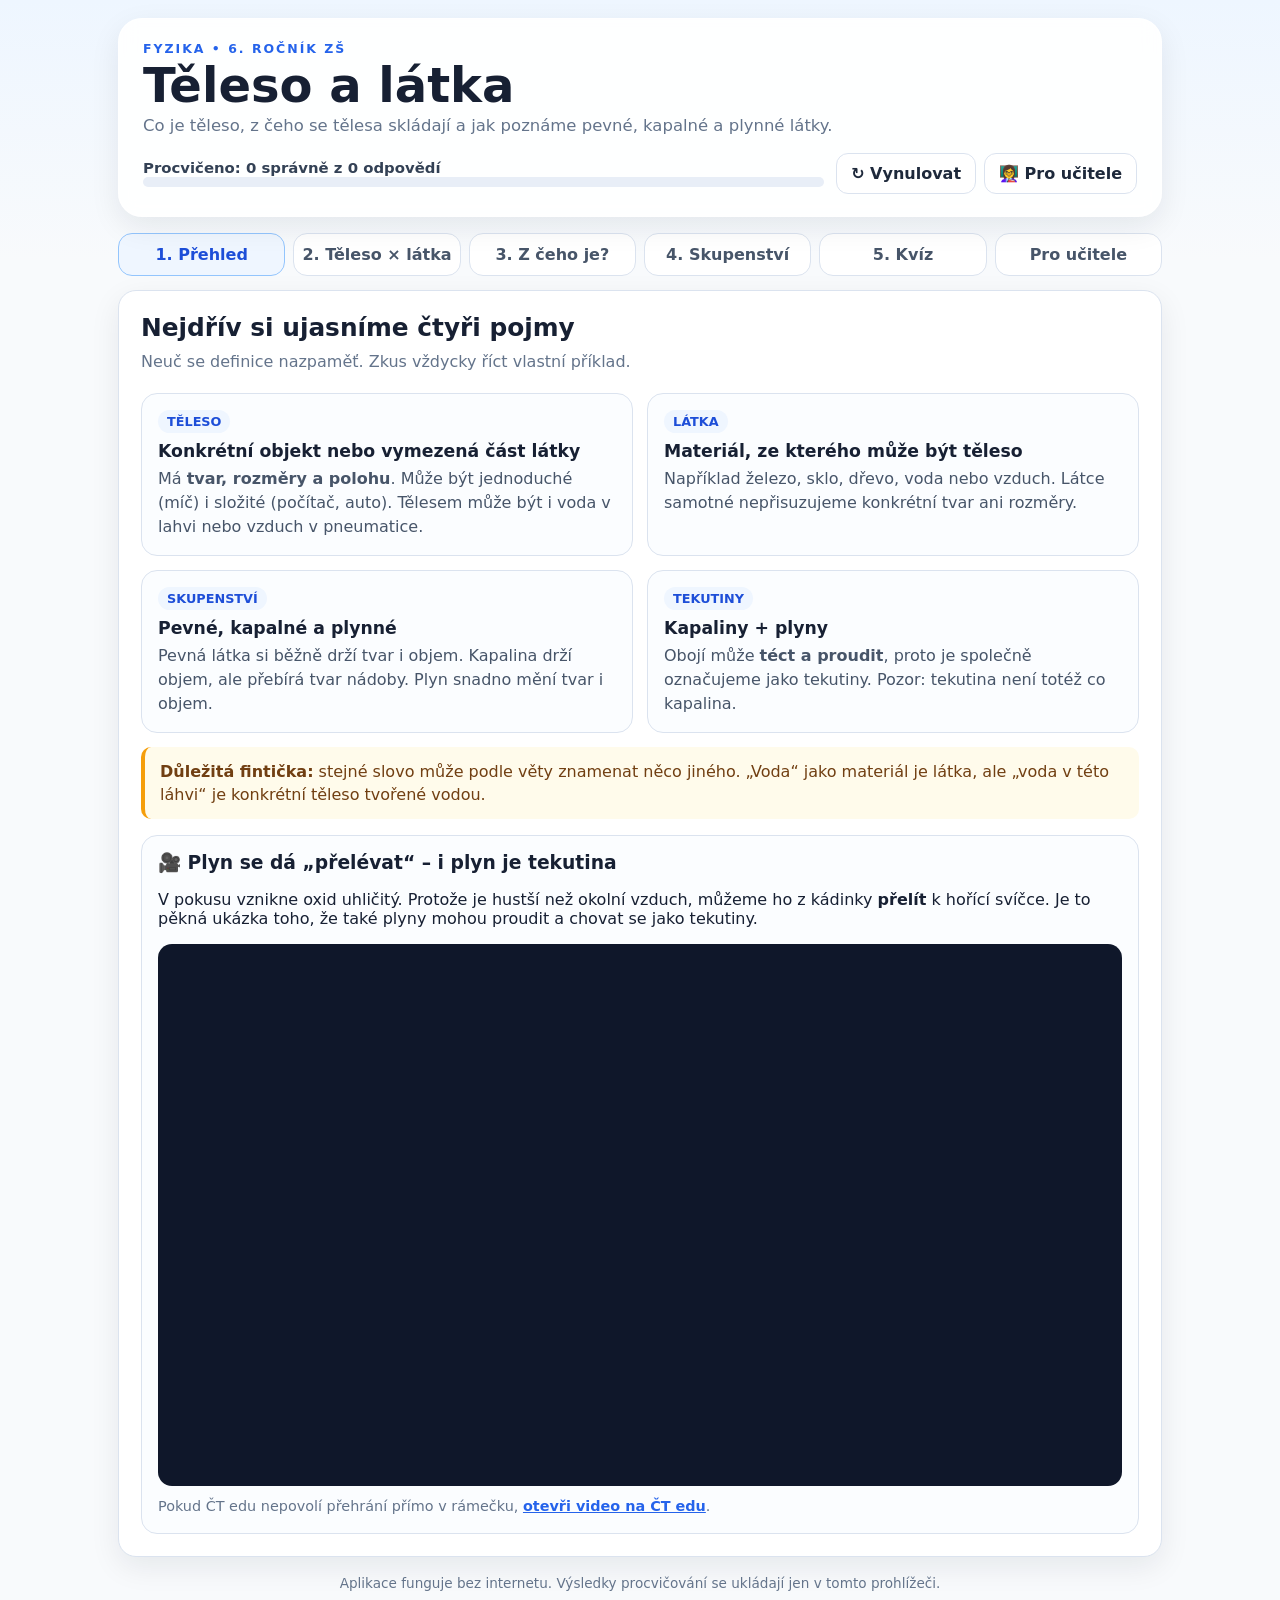
<file: latka.html>
<!doctype html>
<html lang="cs">
<head>
<meta charset="utf-8" />
<meta name="viewport" content="width=device-width,initial-scale=1" />
<title>Těleso a látka – procvičování pro 6. ročník</title>
<style>
  :root{
    --bg:#f5f7fb; --card:#fff; --ink:#172033; --muted:#64748b; --line:#dbe3ef;
    --accent:#2563eb; --accent2:#0ea5e9; --good:#15803d; --bad:#b91c1c; --warn:#a16207;
    --shadow:0 10px 30px rgba(15,23,42,.08); --radius:18px;
  }
  *{box-sizing:border-box}
  body{margin:0;font-family:system-ui,-apple-system,Segoe UI,Roboto,Arial,sans-serif;background:linear-gradient(180deg,#eef6ff 0,#f8fafc 260px);color:var(--ink)}
  button,input{font:inherit}
  button{cursor:pointer}
  .shell{max-width:1080px;margin:auto;padding:18px}
  header{background:rgba(255,255,255,.9);backdrop-filter:blur(8px);border:1px solid rgba(255,255,255,.8);box-shadow:var(--shadow);border-radius:24px;padding:22px 24px;margin-bottom:16px}
  .eyebrow{font-size:.78rem;letter-spacing:.16em;text-transform:uppercase;color:var(--accent);font-weight:800}
  h1{margin:.25rem 0 .35rem;font-size:clamp(1.8rem,4vw,3rem);line-height:1.05}
  .lead{margin:0;color:var(--muted);font-size:1.03rem}
  .toprow{display:flex;gap:12px;align-items:center;justify-content:space-between;flex-wrap:wrap;margin-top:18px}
  .progress-wrap{flex:1;min-width:220px}
  .progress{height:10px;background:#e8eef7;border-radius:999px;overflow:hidden}
  .progress>div{height:100%;width:0;background:linear-gradient(90deg,var(--accent),var(--accent2));transition:.25s}
  .score{font-weight:750;font-size:.93rem;color:#334155}
  .toolbar{display:flex;gap:8px;flex-wrap:wrap}
  .btn{border:0;border-radius:12px;padding:10px 14px;font-weight:750;background:#e8eef8;color:#1e293b}
  .btn:hover{filter:brightness(.98)}
  .btn.primary{background:var(--accent);color:white}
  .btn.ghost{background:white;border:1px solid var(--line)}
  .btn.danger{background:#fff1f2;color:#be123c}

  .tabs{display:grid;grid-template-columns:repeat(6,1fr);gap:8px;margin:14px 0}
  .tab{border:1px solid var(--line);background:white;border-radius:14px;padding:11px 8px;font-weight:800;color:#475569}
  .tab.active{background:#eff6ff;color:#1d4ed8;border-color:#93c5fd}

  .panel{display:none;background:var(--card);border:1px solid var(--line);box-shadow:var(--shadow);border-radius:var(--radius);padding:22px}
  .panel.active{display:block}
  .panel h2{margin:0 0 8px;font-size:1.55rem}
  .panel .intro{color:var(--muted);margin:0 0 18px;line-height:1.55}

  .concepts{display:grid;grid-template-columns:repeat(2,minmax(0,1fr));gap:14px}
  .concept{border:1px solid var(--line);border-radius:16px;padding:16px;background:#fbfdff}
  .concept h3{margin:0 0 6px;font-size:1.08rem}
  .concept p{margin:0;line-height:1.5;color:#475569}
  .chip{display:inline-block;padding:4px 9px;border-radius:999px;background:#eff6ff;color:#1d4ed8;font-weight:800;font-size:.8rem;margin-bottom:8px}
  .note{margin-top:14px;padding:13px 15px;border-left:4px solid #f59e0b;background:#fffbeb;border-radius:10px;line-height:1.45;color:#713f12}

  .game-card{border:1px solid var(--line);border-radius:18px;padding:20px;text-align:center;background:linear-gradient(180deg,#fff,#fbfdff)}
  .emoji{font-size:3.2rem;line-height:1;margin-bottom:8px}
  .prompt{font-size:clamp(1.25rem,3vw,1.8rem);font-weight:850;margin:4px 0 6px}
  .subprompt{color:var(--muted);min-height:1.5em}
  .answers{display:flex;gap:10px;justify-content:center;flex-wrap:wrap;margin-top:18px}
  .answer{min-width:150px;border:1px solid #cbd5e1;background:white;border-radius:14px;padding:13px 16px;font-weight:850}
  .answer:hover{border-color:#93c5fd;background:#eff6ff}
  .answer.correct{background:#ecfdf5;border-color:#86efac;color:#166534}
  .answer.wrong{background:#fef2f2;border-color:#fca5a5;color:#991b1b}
  .feedback{margin-top:15px;min-height:50px;border-radius:12px;padding:11px 13px;display:none;text-align:left;line-height:1.45}
  .feedback.show{display:block}
  .feedback.good{background:#ecfdf5;color:#166534}
  .feedback.bad{background:#fff7ed;color:#9a3412}
  .nextrow{margin-top:12px;display:flex;justify-content:center}

  .match-grid{display:grid;grid-template-columns:repeat(3,1fr);gap:12px}
  .mini{border:1px solid var(--line);border-radius:14px;padding:14px;background:#fbfdff}
  .mini h4{margin:0 0 8px;font-size:1rem}
  .mini select{width:100%;padding:10px;border:1px solid #cbd5e1;border-radius:10px;background:white}
  .checkline{display:flex;gap:10px;align-items:center;justify-content:flex-end;margin-top:14px;flex-wrap:wrap}

  .state-cards{display:grid;grid-template-columns:repeat(3,1fr);gap:14px}
  .state{border-radius:16px;padding:16px;border:1px solid var(--line);background:#fbfdff}
  .state h3{margin:0 0 8px}
  .state ul{margin:8px 0 0;padding-left:20px;line-height:1.55}

  .demo{display:grid;grid-template-columns:1fr 1fr;gap:14px;margin-top:16px}
  .demo-card{border:1px solid var(--line);border-radius:16px;padding:16px;background:#fff}
  .demo-card h3{margin-top:0}
  .syringe{height:90px;display:flex;align-items:center;justify-content:center;margin:8px 0}
  .barrel{width:190px;height:46px;border:4px solid #475569;border-radius:10px;position:relative;background:#e0f2fe;overflow:hidden}
  .barrel.air:after{content:"vzduch";position:absolute;inset:0;display:grid;place-items:center;color:#075985;font-weight:850}
  .barrel.water{background:#bae6fd}
  .barrel.water:after{content:"voda";position:absolute;inset:0;display:grid;place-items:center;color:#075985;font-weight:850}
  .plunger{width:56px;height:18px;background:#64748b;border-radius:6px;margin-left:-3px;transform-origin:left center;transition:.25s}
  .compressed .plunger{transform:translateX(-36px)}
  .compressed .barrel.air{width:154px}

  .quizbox{max-width:760px;margin:auto}
  .qmeta{display:flex;justify-content:space-between;color:var(--muted);font-weight:750;margin-bottom:10px}
  .quiz-options{display:grid;gap:10px;margin-top:14px}
  .quiz-option{text-align:left;border:1px solid var(--line);background:white;border-radius:12px;padding:12px 14px;font-weight:700}
  .quiz-option:hover{background:#f8fafc}
  .quiz-option.correct{background:#ecfdf5;border-color:#86efac;color:#166534}
  .quiz-option.wrong{background:#fef2f2;border-color:#fca5a5;color:#991b1b}
  .result{display:none;text-align:center;padding:22px}
  .result.show{display:block}
  .bigscore{font-size:3rem;font-weight:900;color:#1d4ed8}

  .teacher-grid{display:grid;grid-template-columns:1fr 1fr;gap:16px}
  .teacher-card{border:1px solid var(--line);border-radius:16px;padding:16px;background:#fbfdff}
  .teacher-card h3{margin:0 0 8px}
  .teacher-card ul,.teacher-card ol{margin:8px 0;padding-left:20px;line-height:1.5}
  .time{font-weight:900;color:#1d4ed8}
  details{border:1px solid var(--line);border-radius:12px;padding:10px 12px;background:white;margin-top:10px}
  summary{cursor:pointer;font-weight:800}

  footer{color:#64748b;text-align:center;padding:18px 4px 8px;font-size:.85rem}

  @media(max-width:800px){
    .tabs{grid-template-columns:repeat(3,1fr)}
    .concepts,.teacher-grid,.demo{grid-template-columns:1fr}
    .match-grid{grid-template-columns:1fr 1fr}
    .state-cards{grid-template-columns:1fr}
  }
  @media(max-width:520px){
    .shell{padding:10px}
    header,.panel{padding:16px;border-radius:16px}
    .tabs{grid-template-columns:repeat(2,1fr)}
    .match-grid{grid-template-columns:1fr}
    .answer{width:100%}
  }

  .ctedu-fluid-video{margin-top:16px;border:1px solid var(--line);border-radius:16px;padding:16px;background:#fbfdff}
  .ctedu-fluid-video h3{margin:0 0 8px}
  .ctedu-fluid-video .video-frame{position:relative;width:100%;aspect-ratio:16/9;border-radius:14px;overflow:hidden;background:#0f172a;margin-top:12px}
  .ctedu-fluid-video iframe{position:absolute;inset:0;width:100%;height:100%;border:0}
  .ctedu-fluid-video .video-fallback{margin:10px 0 0;color:var(--muted);font-size:.9rem;line-height:1.45}
  .ctedu-fluid-video a{color:var(--accent);font-weight:800}

  @media print{
    body{background:white}
    .tabs,.toolbar,.progress-wrap,.score,footer{display:none!important}
    .panel{display:none!important;box-shadow:none;border:0;padding:0}
    #teacher{display:block!important}
    header{box-shadow:none;border:0;padding:0;margin-bottom:8px}
    .teacher-card{break-inside:avoid}
  }
</style>
</head>
<body>
<div class="shell">
  <header>
    <div class="eyebrow">Fyzika • 6. ročník ZŠ</div>
    <h1>Těleso a látka</h1>
    <p class="lead">Co je těleso, z čeho se tělesa skládají a jak poznáme pevné, kapalné a plynné látky.</p>
    <div class="toprow">
      <div class="progress-wrap">
        <div class="score" id="scoreText">Procvičeno: 0 správně z 0 odpovědí</div>
        <div class="progress"><div id="progressBar"></div></div>
      </div>
      <div class="toolbar">
        <button class="btn ghost" id="resetAll">↻ Vynulovat</button>
        <button class="btn ghost" onclick="showTab('teacher')">👩‍🏫 Pro učitele</button>
      </div>
    </div>
  </header>

  <nav class="tabs" aria-label="Části aplikace">
    <button class="tab active" data-tab="learn">1. Přehled</button>
    <button class="tab" data-tab="body">2. Těleso × látka</button>
    <button class="tab" data-tab="pairs">3. Z čeho je?</button>
    <button class="tab" data-tab="states">4. Skupenství</button>
    <button class="tab" data-tab="quiz">5. Kvíz</button>
    <button class="tab" data-tab="teacher">Pro učitele</button>
  </nav>

  <section id="learn" class="panel active">
    <h2>Nejdřív si ujasníme čtyři pojmy</h2>
    <p class="intro">Neuč se definice nazpaměť. Zkus vždycky říct vlastní příklad.</p>
    <div class="concepts">
      <article class="concept">
        <span class="chip">TĚLESO</span>
        <h3>Konkrétní objekt nebo vymezená část látky</h3>
        <p>Má <b>tvar, rozměry a polohu</b>. Může být jednoduché (míč) i složité (počítač, auto). Tělesem může být i voda v lahvi nebo vzduch v pneumatice.</p>
      </article>
      <article class="concept">
        <span class="chip">LÁTKA</span>
        <h3>Materiál, ze kterého může být těleso</h3>
        <p>Například železo, sklo, dřevo, voda nebo vzduch. Látce samotné nepřisuzujeme konkrétní tvar ani rozměry.</p>
      </article>
      <article class="concept">
        <span class="chip">SKUPENSTVÍ</span>
        <h3>Pevné, kapalné a plynné</h3>
        <p>Pevná látka si běžně drží tvar i objem. Kapalina drží objem, ale přebírá tvar nádoby. Plyn snadno mění tvar i objem.</p>
      </article>
      <article class="concept">
        <span class="chip">TEKUTINY</span>
        <h3>Kapaliny + plyny</h3>
        <p>Obojí může <b>téct a proudit</b>, proto je společně označujeme jako tekutiny. Pozor: tekutina není totéž co kapalina.</p>
      </article>
    </div>
    <div class="note"><b>Důležitá fintička:</b> stejné slovo může podle věty znamenat něco jiného. „Voda“ jako materiál je látka, ale „voda v této láhvi“ je konkrétní těleso tvořené vodou.</div>
    <div class="ctedu-fluid-video" id="ctedu-fluid-video">
      <h3>🎥 Plyn se dá „přelévat“ – i plyn je tekutina</h3>
      <p>V pokusu vznikne oxid uhličitý. Protože je hustší než okolní vzduch, můžeme ho z kádinky <b>přelít</b> k hořící svíčce. Je to pěkná ukázka toho, že také plyny mohou proudit a chovat se jako tekutiny.</p>
      <div class="video-frame">
        <iframe src="https://edu.ceskatelevize.cz/video/6176-pokus-haseni-svicky" title="Pokus: Hašení svíčky – ČT edu" loading="lazy" allow="fullscreen; autoplay" allowfullscreen></iframe>
      </div>
      <p class="video-fallback">Pokud ČT edu nepovolí přehrání přímo v rámečku, <a href="https://edu.ceskatelevize.cz/video/6176-pokus-haseni-svicky" target="_blank" rel="noopener">otevři video na ČT edu</a>.</p>
    </div>
  </section>

  <section id="body" class="panel">
    <h2>Těleso, nebo látka?</h2>
    <p class="intro">Rozhodni podle toho, zda mluvíme o konkrétním objektu / vymezeném množství, nebo o materiálu obecně.</p>
    <div class="game-card">
      <div class="emoji" id="bodyEmoji">⚽</div>
      <div class="prompt" id="bodyPrompt">fotbalový míč</div>
      <div class="subprompt" id="bodyHint">Co je to ve fyzice?</div>
      <div class="answers">
        <button class="answer" data-body-answer="Těleso">Těleso</button>
        <button class="answer" data-body-answer="Látka">Látka</button>
      </div>
      <div class="feedback" id="bodyFeedback"></div>
      <div class="nextrow"><button class="btn primary" id="bodyNext" style="display:none">Další →</button></div>
    </div>
  </section>

  <section id="pairs" class="panel">
    <h2>Z čeho je těleso vyrobené?</h2>
    <p class="intro">U každého tělesa vyber nejvhodnější látku. Některá složitá tělesa jsou samozřejmě z více látek; tady vybíráme hlavní nebo zadanou část.</p>
    <div class="match-grid" id="matchGrid"></div>
    <div class="checkline">
      <span id="matchMessage"></span>
      <button class="btn primary" id="checkMatch">Zkontrolovat</button>
      <button class="btn ghost" id="newMatch">Nová sada</button>
    </div>
  </section>

  <section id="states" class="panel">
    <h2>Skupenství látek</h2>
    <p class="intro">Nejdřív vlastnosti, potom krátký pokus a nakonec procvičení.</p>
    <div class="state-cards">
      <article class="state"><h3>🧊 Pevné</h3><ul><li>tvar se běžně nemění snadno</li><li>objem se běžně nemění snadno</li><li>příklad: led, železo, sklo</li></ul></article>
      <article class="state"><h3>💧 Kapalné</h3><ul><li>přebírá tvar nádoby</li><li>objem zůstává přibližně stejný</li><li>volný povrch v klidu tvoří vodorovnou hladinu</li></ul></article>
      <article class="state"><h3>💨 Plynné</h3><ul><li>přebírá tvar nádoby</li><li>snadno mění i objem</li><li>plyn lze výrazně stlačit</li></ul></article>
    </div>

    <div class="demo">
      <div class="demo-card">
        <h3>Pokus se stříkačkou</h3>
        <p>Ucpeme otvor stříkačky a zkusíme stlačit píst. Co půjde stlačit více?</p>
        <div class="syringe" id="airSyringe"><div class="barrel air"></div><div class="plunger"></div></div>
        <button class="btn primary" id="compressAir">Stlačit vzduch</button>
        <p id="airText" class="subprompt">Plyn je stlačitelný – jeho objem se může výrazně zmenšit.</p>
      </div>
      <div class="demo-card">
        <h3>A co voda?</h3>
        <p>Stejnou stříkačku naplníme vodou. Bez vzduchové bubliny ji skoro nestlačíme.</p>
        <div class="syringe"><div class="barrel water"></div><div class="plunger"></div></div>
        <button class="btn ghost" id="tryWater">Zkusit stlačit vodu</button>
        <p id="waterText" class="subprompt">Kapaliny mají za běžných podmínek téměř stálý objem.</p>
      </div>
    </div>

    <div class="game-card" style="margin-top:16px">
      <div class="emoji" id="stateEmoji">🧊</div>
      <div class="prompt" id="statePrompt">led</div>
      <div class="subprompt">V jakém je to skupenství za běžných podmínek?</div>
      <div class="answers">
        <button class="answer" data-state-answer="Pevné">Pevné</button>
        <button class="answer" data-state-answer="Kapalné">Kapalné</button>
        <button class="answer" data-state-answer="Plynné">Plynné</button>
      </div>
      <div class="feedback" id="stateFeedback"></div>
      <div class="nextrow"><button class="btn primary" id="stateNext" style="display:none">Další →</button></div>
    </div>
  </section>

  <section id="quiz" class="panel">
    <h2>Závěrečný kvíz</h2>
    <p class="intro">10 krátkých otázek. Po odpovědi vždy uvidíš vysvětlení.</p>
    <div id="quizArea" class="quizbox">
      <div class="qmeta"><span id="qNumber">Otázka 1 / 10</span><span id="qScore">0 bodů</span></div>
      <div class="game-card" style="text-align:left">
        <div class="prompt" id="qPrompt" style="font-size:1.3rem"></div>
        <div class="quiz-options" id="qOptions"></div>
        <div class="feedback" id="qFeedback"></div>
        <div class="nextrow" style="justify-content:flex-end"><button class="btn primary" id="qNext" style="display:none">Další otázka →</button></div>
      </div>
    </div>
    <div id="quizResult" class="result">
      <div class="bigscore" id="finalScore">0 / 10</div>
      <h3 id="finalTitle">Hotovo!</h3>
      <p id="finalText"></p>
      <button class="btn primary" id="restartQuiz">Zkusit znovu</button>
    </div>
  </section>

  <section id="teacher" class="panel">
    <h2>Příprava na hodinu – Těleso a látka</h2>
    <p class="intro">Návrh pro 6. ročník ZŠ, přibližně na 45 minut. Je postavený tak, aby žáci pojmy nejdřív objevili na příkladech a až potom je pojmenovali.</p>
    <div class="teacher-grid">
      <article class="teacher-card">
        <h3>Cíle hodiny</h3>
        <ul>
          <li>Žák rozliší <b>těleso</b> a <b>látku</b> na běžných příkladech.</li>
          <li>Uvede, z jaké látky je těleso vytvořeno, a chápe, že složitá tělesa mohou být z více látek.</li>
          <li>Rozliší pevné, kapalné a plynné skupenství podle jejich vlastností.</li>
          <li>Vysvětlí, proč se kapaliny a plyny označují jako <b>tekutiny</b>.</li>
          <li>Ví, že konkrétní vymezené množství kapaliny nebo plynu může být tělesem.</li>
        </ul>
      </article>
      <article class="teacher-card">
        <h3>Pomůcky</h3>
        <ul>
          <li>běžné předměty ve třídě: křída, pravítko, láhev, mince…</li>
          <li>průhledná láhev nebo sklenice s vodou</li>
          <li>2 plastové stříkačky bez jehly (ideálně jedna se vzduchem, jedna s vodou)</li>
          <li>projektor / telefony / počítače pro tuto aplikaci</li>
        </ul>
      </article>
      <article class="teacher-card">
        <h3>Průběh 45 minut</h3>
        <ol>
          <li><span class="time">0–5 min:</span> Ukázat 5 věcí ve třídě. Otázka: „Co mají společného?“ Zavést pojem těleso.</li>
          <li><span class="time">5–12 min:</span> Těleso = konkrétní objekt / vymezená část látky. Žáci navrhují příklady.</li>
          <li><span class="time">12–20 min:</span> Z čeho jsou tělesa? Zavést pojem látka. Dvojice: těleso → látka (okno → sklo, lavice → dřevo/kov…).</li>
          <li><span class="time">20–29 min:</span> Skupenství. Porovnat tvar a objem pevné látky, kapaliny a plynu.</li>
          <li><span class="time">29–34 min:</span> Pokus se stříkačkou: vzduch vs. voda. Důraz na stlačitelnost plynu.</li>
          <li><span class="time">34–41 min:</span> Procvičování v aplikaci – části 2 až 4.</li>
          <li><span class="time">41–45 min:</span> Závěrečný kvíz nebo exit ticket.</li>
        </ol>
      </article>
      <article class="teacher-card">
        <h3>Co hlídat – typické chyby</h3>
        <ul>
          <li><b>„Voda je těleso.“</b> Samotné slovo voda obvykle označuje látku; konkrétní voda v láhvi je vymezené těleso.</li>
          <li><b>„Vzduch není nic.“</b> Vzduch je látka; vzduch v míči nebo pneumatice je konkrétní těleso tvořené vzduchem.</li>
          <li><b>„Tekutina = kapalina.“</b> Tekutiny jsou kapaliny i plyny, protože mohou proudit.</li>
          <li><b>„Kapalina nemá tvar.“</b> Má tvar, ale přebírá ho podle nádoby.</li>
        </ul>
      </article>
    </div>

    <details>
      <summary>Rychlé otázky na tabuli</summary>
      <ol>
        <li>Je železná kulička těleso, nebo látka? A co železo?</li>
        <li>Je voda v láhvi těleso, nebo látka?</li>
        <li>Co se snáze stlačí: voda, nebo vzduch?</li>
        <li>Proč mají kapaliny a plyny společný název tekutiny?</li>
        <li>Jak poznáš kapalinu od plynu podle objemu?</li>
      </ol>
    </details>

    <details>
      <summary>Exit ticket na poslední 2 minuty</summary>
      <p>Na lístek / do sešitu: <b>1.</b> Napiš jeden příklad tělesa a látky, ze které je vytvořeno. <b>2.</b> Napiš jednu vlastnost kapaliny a jednu vlastnost plynu. <b>3.</b> Je vzduch v nafouknutém balónku těleso, nebo látka? Vysvětli jednou větou.</p>
    </details>

    <details>
      <summary>Jednověté shrnutí do sešitu</summary>
      <p><b>Těleso</b> je konkrétní objekt nebo vymezená část látky, které můžeme přisoudit tvar, rozměry a polohu. <b>Látka</b> je materiál, z něhož se tělesa skládají. Látky mohou být pevné, kapalné nebo plynné; kapaliny a plyny jsou tekutiny.</p>
    </details>

    <div class="checkline"><button class="btn primary" onclick="window.print()">🖨️ Vytisknout přípravu</button></div>
  </section>

  <footer>Aplikace funguje bez internetu. Výsledky procvičování se ukládají jen v tomto prohlížeči.</footer>
</div>

<script>
const $ = s => document.querySelector(s);
const $$ = s => [...document.querySelectorAll(s)];

const stats = JSON.parse(localStorage.getItem('telesoLatkaStats') || '{"right":0,"total":0}');
function saveStats(){ localStorage.setItem('telesoLatkaStats', JSON.stringify(stats)); updateStats(); }
function updateStats(){
  $('#scoreText').textContent = `Procvičeno: ${stats.right} správně z ${stats.total} odpovědí`;
  const pct = stats.total ? Math.round(stats.right/stats.total*100) : 0;
  $('#progressBar').style.width = pct+'%';
}
function record(ok){ stats.total++; if(ok) stats.right++; saveStats(); }
updateStats();

function showTab(id){
  $$('.panel').forEach(p=>p.classList.toggle('active',p.id===id));
  $$('.tab').forEach(t=>t.classList.toggle('active',t.dataset.tab===id));
  window.scrollTo({top:0,behavior:'smooth'});
}
$$('.tab').forEach(t=>t.addEventListener('click',()=>showTab(t.dataset.tab)));
$('#resetAll').addEventListener('click',()=>{
  if(confirm('Vynulovat průběžné skóre procvičování?')){stats.right=0;stats.total=0;saveStats();}
});

function shuffle(a){ return [...a].sort(()=>Math.random()-.5); }

// Těleso x látka
const bodyItems = [
  {t:'fotbalový míč',e:'⚽',a:'Těleso',x:'Je to konkrétní předmět s tvarem, rozměry a polohou.'},
  {t:'železo jako materiál',e:'🔩',a:'Látka',x:'Železo je materiál. Hřebík ze železa by byl těleso.'},
  {t:'voda',e:'💧',a:'Látka',x:'Slovo „voda“ zde označuje látku obecně.'},
  {t:'voda v této láhvi',e:'🧴',a:'Těleso',x:'Je to konkrétní vymezené množství vody v určitém místě.'},
  {t:'vzduch',e:'💨',a:'Látka',x:'Vzduch je plynná látka.'},
  {t:'vzduch v pneumatice',e:'🛞',a:'Těleso',x:'Je to konkrétní vymezené množství vzduchu.'},
  {t:'sklo',e:'🪟',a:'Látka',x:'Sklo je materiál, z něhož mohou být různá tělesa.'},
  {t:'skleněná kulička',e:'🔵',a:'Těleso',x:'Kulička je konkrétní předmět; sklo je látka, ze které je vyrobena.'},
  {t:'dřevo',e:'🪵',a:'Látka',x:'Dřevo je látka. Konkrétní prkno nebo židle jsou tělesa.'},
  {t:'učebnice na lavici',e:'📘',a:'Těleso',x:'Je to konkrétní předmět, který má rozměry a polohu.'},
  {t:'benzín',e:'⛽',a:'Látka',x:'Benzín označuje materiál – kapalnou látku.'},
  {t:'kapka vody',e:'💧',a:'Těleso',x:'Kapka je konkrétní vymezené množství vody s vlastní polohou a rozměry.'}
];
let bodyDeck=[], bodyCurrent=null, bodyLocked=false;
function nextBody(){
  if(!bodyDeck.length) bodyDeck=shuffle(bodyItems);
  bodyCurrent=bodyDeck.pop(); bodyLocked=false;
  $('#bodyEmoji').textContent=bodyCurrent.e; $('#bodyPrompt').textContent=bodyCurrent.t;
  $('#bodyFeedback').className='feedback'; $('#bodyFeedback').textContent='';
  $('#bodyNext').style.display='none';
  $$('[data-body-answer]').forEach(b=>b.classList.remove('correct','wrong'));
}
$$('[data-body-answer]').forEach(b=>b.addEventListener('click',()=>{
  if(bodyLocked) return; bodyLocked=true;
  const ok=b.dataset.bodyAnswer===bodyCurrent.a; record(ok);
  b.classList.add(ok?'correct':'wrong');
  if(!ok) $$('[data-body-answer]').find(x=>x.dataset.bodyAnswer===bodyCurrent.a).classList.add('correct');
  const f=$('#bodyFeedback'); f.className='feedback show '+(ok?'good':'bad');
  f.innerHTML=(ok?'✅ <b>Správně.</b> ':'💡 <b>Ještě ne.</b> ')+bodyCurrent.x;
  $('#bodyNext').style.display='inline-block';
}));
$('#bodyNext').addEventListener('click',nextBody); nextBody();

// Z čeho je
const materials=['dřevo','sklo','železo / ocel','plast','voda','vzduch','guma','porcelán'];
const pairItems=[
  {o:'🪑 židle',m:'dřevo'}, {o:'🥛 sklenice',m:'sklo'}, {o:'🔨 hlava kladiva',m:'železo / ocel'},
  {o:'🧴 PET láhev',m:'plast'}, {o:'🛞 pneumatika',m:'guma'}, {o:'☕ porcelánový hrnek',m:'porcelán'},
  {o:'💧 obsah láhve s vodou',m:'voda'}, {o:'🎈 vzduch v balónku',m:'vzduch'},
  {o:'🪟 okenní tabule',m:'sklo'}, {o:'🥄 kovová lžíce',m:'železo / ocel'},
  {o:'🧱 plastová stavebnice',m:'plast'}, {o:'🪵 dřevěné pravítko',m:'dřevo'}
];
let currentPairs=[];
function renderPairs(){
  currentPairs=shuffle(pairItems).slice(0,6);
  $('#matchGrid').innerHTML=currentPairs.map((p,i)=>`<div class="mini"><h4>${p.o}</h4><select data-pair="${i}"><option value="">Vyber látku…</option>${materials.map(m=>`<option>${m}</option>`).join('')}</select></div>`).join('');
  $('#matchMessage').textContent='';
}
$('#checkMatch').addEventListener('click',()=>{
  let good=0, answered=0;
  $$('[data-pair]').forEach((s,i)=>{
    if(s.value){answered++; const ok=s.value===currentPairs[i].m; if(ok) good++; s.style.borderColor=ok?'#86efac':'#fca5a5'; s.style.background=ok?'#ecfdf5':'#fef2f2'; record(ok);}
  });
  $('#matchMessage').textContent=answered?`Správně ${good} z ${answered}.`:'Nejdřív něco vyber.';
});
$('#newMatch').addEventListener('click',renderPairs); renderPairs();

// Skupenství
const stateItems=[
  {t:'led',e:'🧊',a:'Pevné',x:'Led si za běžných podmínek drží vlastní tvar i objem.'},
  {t:'voda ve sklenici',e:'🥤',a:'Kapalné',x:'Voda přebírá tvar nádoby, ale její objem se běžně téměř nemění.'},
  {t:'vzduch v místnosti',e:'💨',a:'Plynné',x:'Vzduch vyplňuje prostor a snadno mění objem.'},
  {t:'rtuť v teploměru',e:'🌡️',a:'Kapalné',x:'Rtuť je za běžné pokojové teploty kapalina.'},
  {t:'železný hřebík',e:'🔩',a:'Pevné',x:'Železo je za běžných teplot pevná látka.'},
  {t:'vodní pára',e:'☁️',a:'Plynné',x:'Vodní pára je voda v plynném skupenství. (Viditelná bílá „pára“ bývá hlavně směs drobných kapiček.)'},
  {t:'benzín',e:'⛽',a:'Kapalné',x:'Benzín je za běžných podmínek kapalina.'},
  {t:'kyslík',e:'🫧',a:'Plynné',x:'Kyslík je za běžných podmínek plyn.'},
  {t:'sklo',e:'🪟',a:'Pevné',x:'Sklo je za běžných podmínek pevná látka.'}
];
let stateDeck=[], stateCurrent=null, stateLocked=false;
function nextState(){
  if(!stateDeck.length) stateDeck=shuffle(stateItems);
  stateCurrent=stateDeck.pop(); stateLocked=false;
  $('#stateEmoji').textContent=stateCurrent.e; $('#statePrompt').textContent=stateCurrent.t;
  $('#stateFeedback').className='feedback'; $('#stateFeedback').textContent=''; $('#stateNext').style.display='none';
  $$('[data-state-answer]').forEach(b=>b.classList.remove('correct','wrong'));
}
$$('[data-state-answer]').forEach(b=>b.addEventListener('click',()=>{
  if(stateLocked)return; stateLocked=true;
  const ok=b.dataset.stateAnswer===stateCurrent.a; record(ok);
  b.classList.add(ok?'correct':'wrong');
  if(!ok) $$('[data-state-answer]').find(x=>x.dataset.stateAnswer===stateCurrent.a).classList.add('correct');
  const f=$('#stateFeedback'); f.className='feedback show '+(ok?'good':'bad'); f.innerHTML=(ok?'✅ <b>Správně.</b> ':'💡 <b>Správná odpověď je '+stateCurrent.a+'.</b> ')+stateCurrent.x;
  $('#stateNext').style.display='inline-block';
}));
$('#stateNext').addEventListener('click',nextState); nextState();

let airCompressed=false;
$('#compressAir').addEventListener('click',()=>{airCompressed=!airCompressed; $('#airSyringe').classList.toggle('compressed',airCompressed); $('#compressAir').textContent=airCompressed?'Povolit píst':'Stlačit vzduch';});
$('#tryWater').addEventListener('click',()=>{ $('#waterText').innerHTML='✋ Píst se téměř nepohne. <b>Voda se za běžných podmínek prakticky nestlačuje.</b>'; });

// Kvíz
const quizBank=[
  {q:'Která možnost je těleso?',o:['dřevo','železo','skleněná kulička','vzduch'],a:2,x:'Skleněná kulička je konkrétní objekt. Ostatní možnosti jsou názvy látek.'},
  {q:'Která možnost je látka?',o:['pravítko','porcelán','míč','počítač'],a:1,x:'Porcelán je materiál, ze kterého mohou být vyrobena různá tělesa.'},
  {q:'Co můžeme přisoudit tělesu?',o:['jen barvu','tvar, rozměry a polohu','jen hmotnost','jen skupenství'],a:1,x:'Pro těleso je důležité, že je konkrétně vymezené: má tvar, rozměry a polohu.'},
  {q:'Co platí pro kapalinu?',o:['má vždy vlastní tvar','snadno mění objem','přebírá tvar nádoby a téměř drží objem','nemůže proudit'],a:2,x:'Kapalina přebírá tvar nádoby, ale její objem se běžně téměř nemění.'},
  {q:'Co platí pro plyn?',o:['nelze ho stlačit','má vždy vodorovnou hladinu','snadno mění tvar i objem','má stálý tvar'],a:2,x:'Plyn vyplňuje dostupný prostor a je výrazně stlačitelný.'},
  {q:'Jak společně nazýváme kapaliny a plyny?',o:['pevné látky','tekutiny','krystaly','tělesa'],a:1,x:'Kapaliny i plyny mohou téct a proudit, proto jsou to tekutiny.'},
  {q:'Co se ve stříkačce snáze stlačí?',o:['voda','vzduch','obojí stejně','ani jedno'],a:1,x:'Plyn je výrazně stlačitelnější než kapalina.'},
  {q:'Které tvrzení je správně?',o:['Jedno těleso může být z více látek.','Jedno těleso je vždy jen z jedné látky.','Látka má vždy vlastní tvar.','Plyn nemůže být součástí tělesa.'],a:0,x:'Například automobil nebo počítač se skládá z mnoha částí a látek.'},
  {q:'„Vzduch v nafouknutém balónku“ je v tomto popisu…',o:['jen látka','konkrétní vymezené těleso tvořené vzduchem','pevná látka','kapalina'],a:1,x:'Vzduch je látka, ale jeho konkrétní vymezené množství v balónku můžeme považovat za těleso.'},
  {q:'Když přelijeme vodu z úzké sklenice do široké misky, co se změní nejvíc?',o:['její látka','její hmotnost musí zmizet','její tvar','její skupenství'],a:2,x:'Kapalina převezme nový tvar nádoby, zatímco její objem zůstane přibližně stejný.'},
  {q:'Která dvojice patří k sobě?',o:['hřebík – železo','vzduch – židle','voda – sklo','míč – dřevo vždy'],a:0,x:'Hřebík může být těleso vyrobené ze železa.'},
  {q:'Co je vodorovné u kapaliny v klidu?',o:['dno nádoby','její volná hladina','vždy stěny nádoby','její barva'],a:1,x:'Volná hladina kapaliny v klidu je vodorovná.'}
];
let qDeck=[],qIndex=0,qPoints=0,qLocked=false;
function startQuiz(){ qDeck=shuffle(quizBank).slice(0,10); qIndex=0;qPoints=0; $('#quizArea').style.display='block'; $('#quizResult').classList.remove('show'); renderQuiz(); }
function renderQuiz(){
  qLocked=false; const q=qDeck[qIndex];
  $('#qNumber').textContent=`Otázka ${qIndex+1} / ${qDeck.length}`; $('#qScore').textContent=`${qPoints} bodů`; $('#qPrompt').textContent=q.q;
  $('#qOptions').innerHTML=q.o.map((x,i)=>`<button class="quiz-option" data-qopt="${i}">${String.fromCharCode(65+i)}. ${x}</button>`).join('');
  $('#qFeedback').className='feedback'; $('#qFeedback').textContent=''; $('#qNext').style.display='none';
  $$('[data-qopt]').forEach(b=>b.addEventListener('click',()=>answerQuiz(+b.dataset.qopt)));
}
function answerQuiz(i){ if(qLocked)return; qLocked=true; const q=qDeck[qIndex]; const ok=i===q.a; if(ok)qPoints++; record(ok);
  $$('[data-qopt]').forEach((b,idx)=>{ if(idx===q.a)b.classList.add('correct'); else if(idx===i)b.classList.add('wrong'); b.disabled=true; });
  const f=$('#qFeedback'); f.className='feedback show '+(ok?'good':'bad'); f.innerHTML=(ok?'✅ <b>Správně.</b> ':'💡 <b>Správně je '+String.fromCharCode(65+q.a)+'.</b> ')+q.x;
  $('#qScore').textContent=`${qPoints} bodů`; $('#qNext').style.display='inline-block'; $('#qNext').textContent=qIndex===qDeck.length-1?'Výsledek →':'Další otázka →';
}
$('#qNext').addEventListener('click',()=>{ if(qIndex<qDeck.length-1){qIndex++;renderQuiz();}else finishQuiz(); });
function finishQuiz(){
  $('#quizArea').style.display='none'; $('#quizResult').classList.add('show'); $('#finalScore').textContent=`${qPoints} / ${qDeck.length}`;
  let title,text; const pct=qPoints/qDeck.length;
  if(pct===1){title='Výborně!';text='Máš jasno v tělesech, látkách i skupenství.'}
  else if(pct>=.8){title='Moc dobré!';text='Jen pár drobností. Zkus si projít vysvětlení u chyb.'}
  else if(pct>=.6){title='Dobrý základ.';text='Vrať se ještě k přehledu a procvič hlavně otázky, kde sis nebyl jistý.'}
  else {title='Ještě trochu procvičit.';text='Začni znovu částí Těleso × látka a potom Skupenství. Pak kvíz zkus znovu.'}
  $('#finalTitle').textContent=title; $('#finalText').textContent=text;
}
$('#restartQuiz').addEventListener('click',startQuiz); startQuiz();
</script>
</body>
</html>
</file>
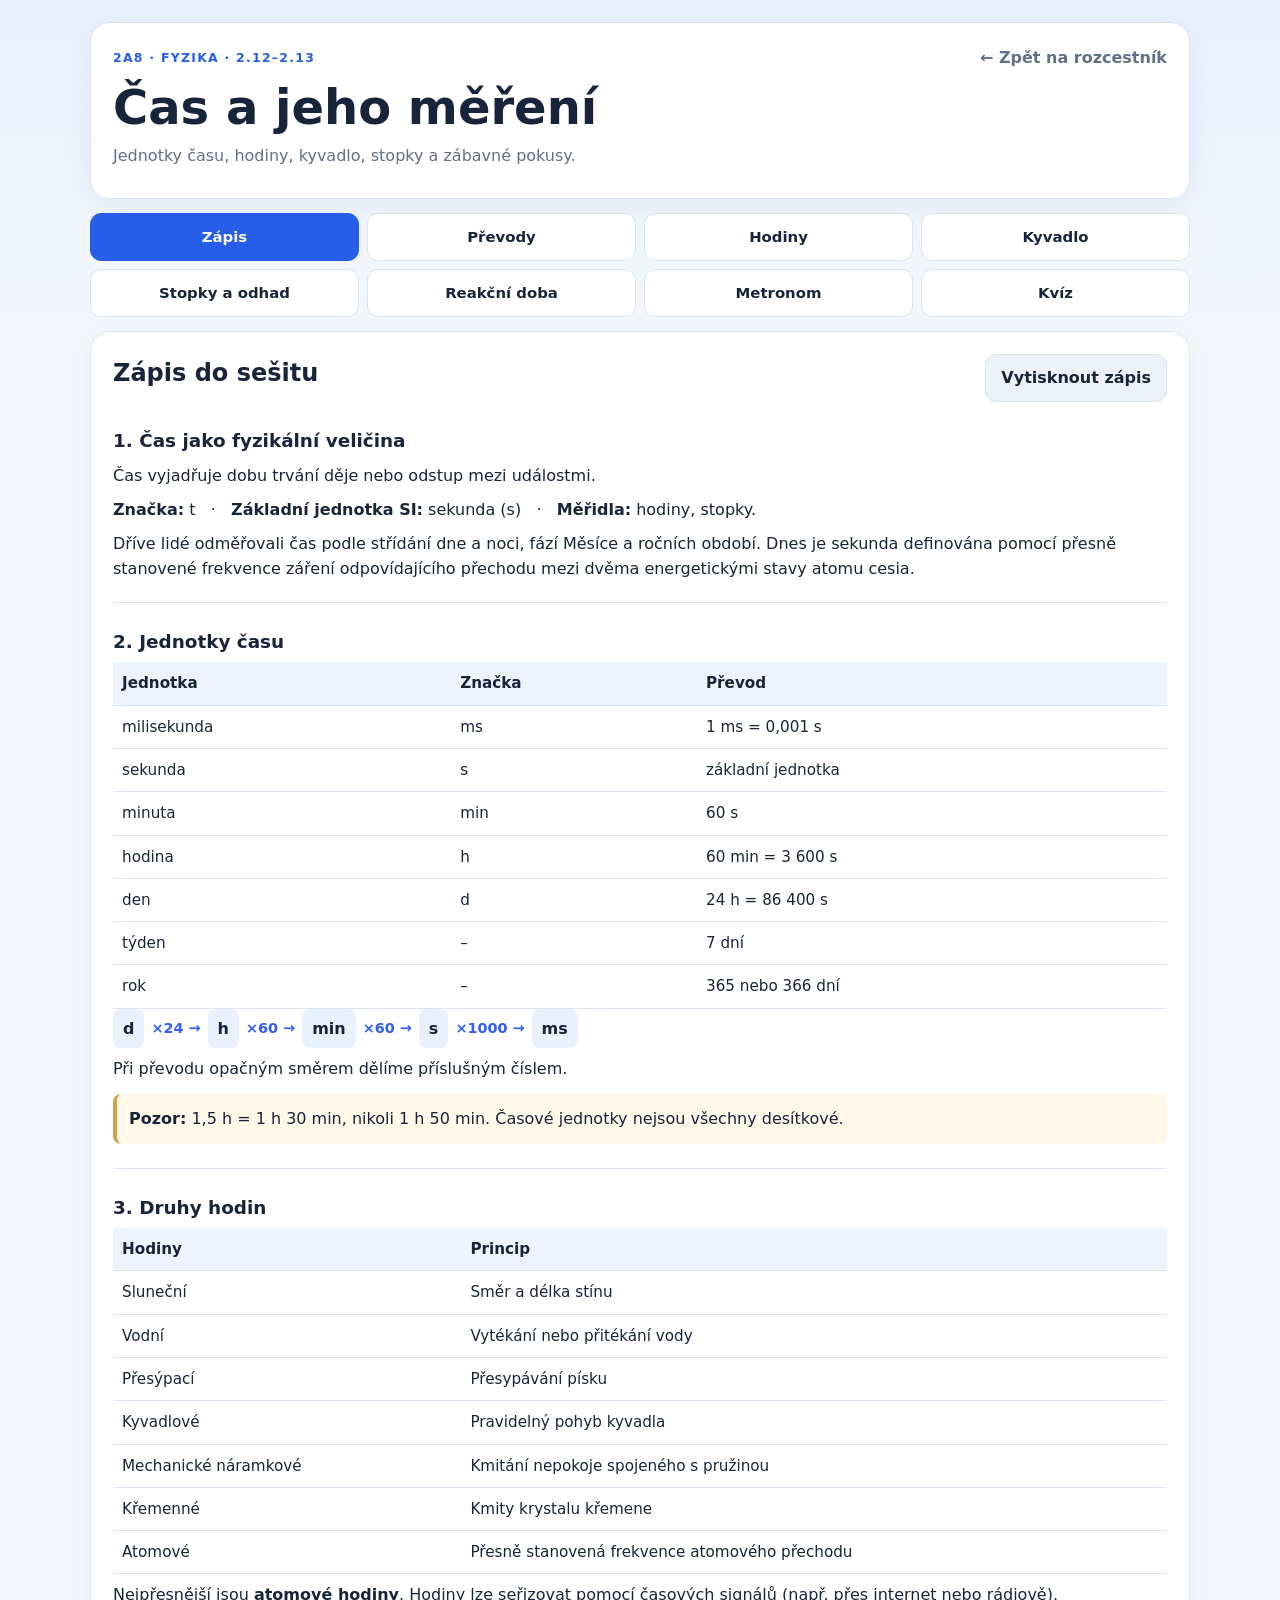
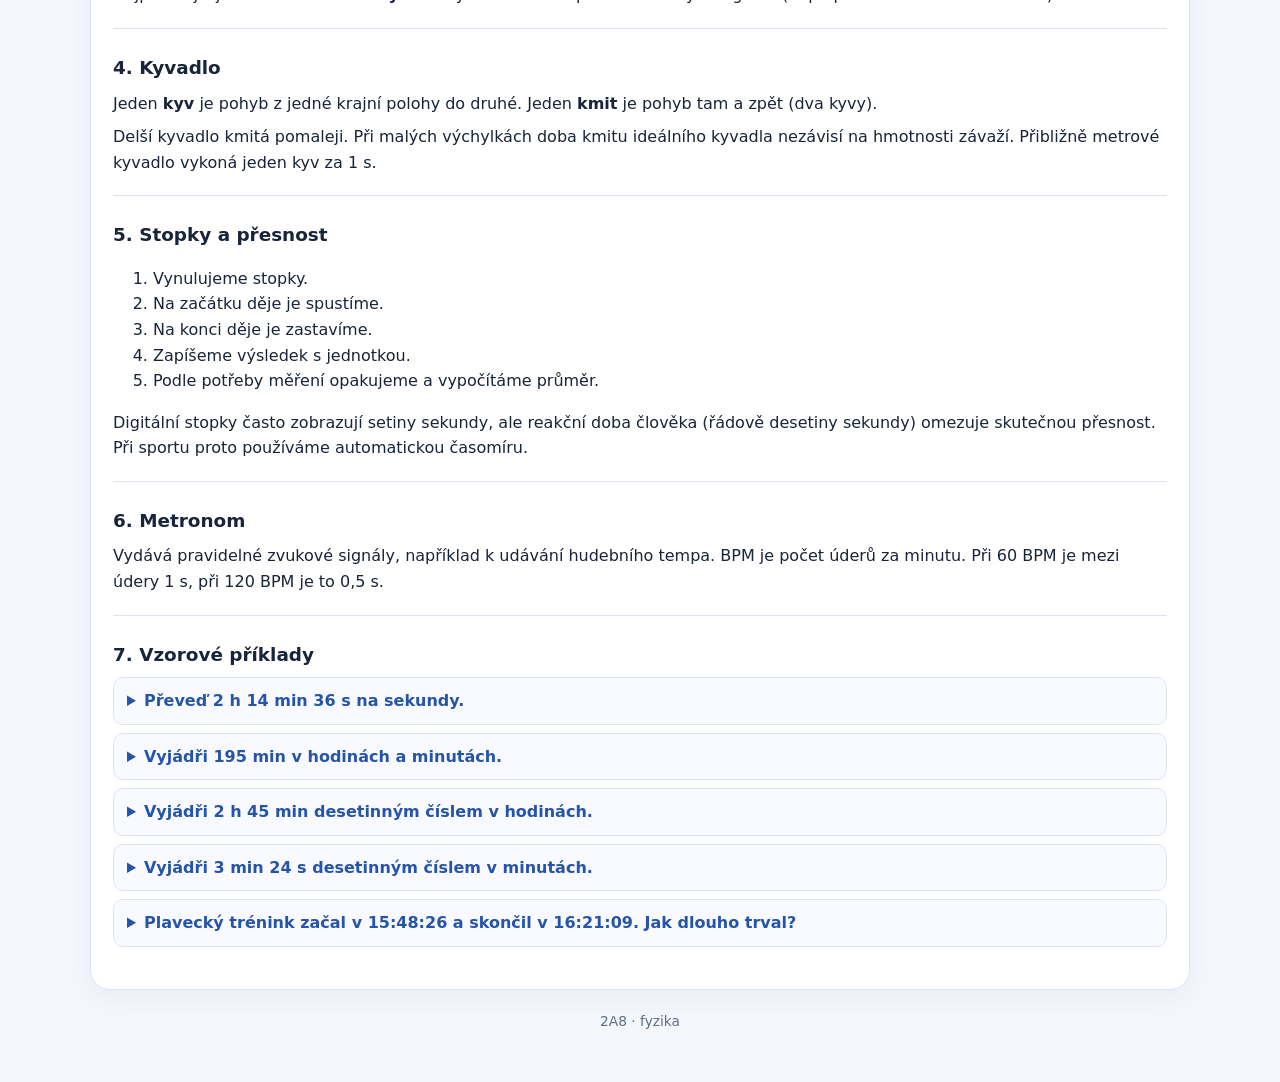
<file: mereni-casu.html>
<!doctype html>
<html lang="cs">
<head>
<meta charset="utf-8"><meta name="viewport" content="width=device-width,initial-scale=1"><meta name="theme-color" content="#265ee9">
<title>Čas a jeho měření | 2A8</title>
<style>
:root{--bg:#f4f7fc;--paper:#fff;--ink:#18243a;--muted:#5f7087;--line:#dbe4ef;--blue:#265ee9;--soft:#eff5ff;--green:#157c47;--red:#b42335}
*{box-sizing:border-box}body{margin:0;background:linear-gradient(180deg,#e8f1ff,var(--bg) 340px);color:var(--ink);font:16px/1.6 system-ui,-apple-system,"Segoe UI",Arial,sans-serif}
.shell{width:min(1100px,calc(100% - 24px));margin:auto;padding:22px 0 50px}.hero,.panel{background:white;border:1px solid var(--line);border-radius:20px;box-shadow:0 8px 30px #1429530d;padding:22px}.hero{margin-bottom:14px}.top,.controls,.stats{display:flex;align-items:center;gap:10px;flex-wrap:wrap}.top{justify-content:space-between}.eyebrow{font-size:.78rem;color:var(--blue);font-weight:850;letter-spacing:.1em;text-transform:uppercase}.back{color:var(--muted);font-weight:750;text-decoration:none}
h1{font-size:clamp(2rem,5vw,3rem);line-height:1.13;margin:9px 0}h2{font-size:1.5rem;line-height:1.3;margin:0 0 10px}h3{margin:12px 0 6px;font-size:1.15rem}p{margin:8px 0}.muted,small{color:var(--muted)}.tabs{display:grid;grid-template-columns:repeat(4,1fr);gap:8px;margin:14px 0}
button,input,select{font:inherit}button{cursor:pointer;border:1px solid var(--line);border-radius:11px;padding:10px 15px;background:#edf2fa;color:var(--ink);font-weight:750}button.primary,button[aria-selected=true]{background:var(--blue);color:white;border-color:var(--blue)}button:disabled{opacity:.5;cursor:default}button:focus-visible,input:focus-visible,select:focus-visible{outline:3px solid #8aafff;outline-offset:2px}.tab{background:white;font-size:.93rem;min-height:48px}.panel[hidden]{display:none}.card{background:#fbfdff;border:1px solid var(--line);border-radius:14px;padding:16px;min-width:0}.grid2{display:grid;grid-template-columns:repeat(2,minmax(0,1fr));gap:14px}.grid3{display:grid;grid-template-columns:repeat(3,minmax(0,1fr));gap:12px}.note-block{border-bottom:1px solid var(--line);padding:12px 0}.note-block:last-child{border:0}.info{background:var(--soft);border-left:4px solid var(--blue);padding:12px;border-radius:8px;margin:12px 0}.warning{background:#fff8e8;border-left-color:#d6a049}.formula{font-size:1.15rem;font-weight:800;color:#214ba9}.question{font-size:clamp(1.2rem,3vw,1.55rem);font-weight:800;margin:12px 0}.display{font:800 clamp(1.8rem,6vw,3.8rem)/1.3 ui-monospace,monospace;font-variant-numeric:tabular-nums;text-align:center;padding:20px 4px;background:#17243a;color:#e5f3ff;border-radius:15px;margin:10px 0}.answer{min-height:44px;width:min(100%,220px);padding:8px 12px;border:1px solid #b9c9dd;border-radius:10px}select{max-width:100%;padding:8px;border:1px solid #b9c9dd;border-radius:10px;background:white}input[type=range]{width:100%;accent-color:var(--blue)}label{font-weight:700}.feedback{min-height:1.6em;margin:10px 0;font-weight:700}.good{color:var(--green)}.bad{color:var(--red)}.stats{justify-content:space-between;color:var(--muted);font-size:.94rem}.options{display:grid;grid-template-columns:1fr 1fr;gap:8px}.options button{text-align:left;background:white}.options button.right{background:#e5f6ea;color:var(--green)}.options button.wrong{background:#ffe9eb;color:var(--red)}table{width:100%;border-collapse:collapse;font-size:.95rem}th,td{text-align:left;padding:9px;border-bottom:1px solid var(--line)}th{background:#eef4ff}details{border:1px solid var(--line);padding:10px 13px;border-radius:10px;margin:8px 0;background:#f8faff}summary{cursor:pointer;font-weight:800;color:#2654a9}svg{display:block;width:100%;height:auto;max-height:300px}footer{text-align:center;color:var(--muted);font-size:.86rem;margin-top:20px}.clockgrid{display:grid;grid-template-columns:minmax(0,1fr) minmax(0,1fr);gap:12px;align-items:center}.signal{width:100%;min-height:132px;font-size:1.3rem;background:#e6edf7;touch-action:manipulation}.signal.wait{background:#fee2e2;color:#991b1b}.signal.go{background:#bbf7d0;color:#14532d}.pulse{width:80px;height:80px;border-radius:50%;margin:12px auto;background:#c7d7f0;transition:background .08s,transform .08s}.pulse.on{background:#265ee9;transform:scale(1.16)}.track{height:9px;border-radius:8px;background:#e2e8f0;overflow:hidden}.track div{height:100%;background:#265ee9;width:0}.big{font-size:1.5rem;font-weight:800}.conversion{display:flex;gap:7px;align-items:center;flex-wrap:wrap;font-weight:800}.unit{border-radius:8px;background:#e9f1ff;padding:7px 10px}.arr{color:#315efb;font-size:.9rem}.clock-face{fill:#fff;stroke:#9cb0ce;stroke-width:3}.hand{stroke:#243b5a;stroke-linecap:round}.clocktext{fill:#243b5a;text-anchor:middle;dominant-baseline:middle;font-weight:700}.model{background:#eef4ff;border-radius:12px}.score{font-weight:800;color:#265ee9}
@media(max-width:680px){.shell{width:calc(100% - 16px);padding:10px 0 30px}.hero,.panel{padding:15px;border-radius:15px}.grid2,.grid3,.clockgrid,.options{grid-template-columns:1fr}.tabs{grid-template-columns:1fr 1fr}.tab{font-size:.84rem;padding:8px}.card{padding:13px}.display{font-size:clamp(1.65rem,7vw,3rem)}th,td{padding:7px}}
@media print{body{background:white}.shell{width:100%;padding:0}.hero,.panel{border:0;box-shadow:none;padding:0}.tabs,.back,.noprint,footer{display:none!important}.panel{display:none!important}#notes{display:block!important}.note-block{break-inside:avoid}h1{font-size:22pt}}
</style></head>
<body><main class="shell">
<header class="hero"><div class="top"><span class="eyebrow">2A8 · fyzika · 2.12–2.13</span><a class="back" href="index.html">← Zpět na rozcestník</a></div><h1>Čas a jeho měření</h1><p class="muted">Jednotky času, hodiny, kyvadlo, stopky a zábavné pokusy.</p></header>
<nav class="tabs" aria-label="Části kapitoly">
<button class="tab" data-tab="notes" aria-selected="true">Zápis</button><button class="tab" data-tab="convert" aria-selected="false">Převody</button><button class="tab" data-tab="clocks" aria-selected="false">Hodiny</button><button class="tab" data-tab="pendulum" aria-selected="false">Kyvadlo</button><button class="tab" data-tab="stopwatch" aria-selected="false">Stopky a odhad</button><button class="tab" data-tab="reaction" aria-selected="false">Reakční doba</button><button class="tab" data-tab="metronome" aria-selected="false">Metronom</button><button class="tab" data-tab="quiz" aria-selected="false">Kvíz</button>
</nav>
<section id="notes" class="panel"><div class="top"><h2>Zápis do sešitu</h2><button class="noprint" id="print">Vytisknout zápis</button></div>
<div class="note-block"><h3>1. Čas jako fyzikální veličina</h3><p>Čas vyjadřuje dobu trvání děje nebo odstup mezi událostmi.</p><p><b>Značka:</b> t &nbsp; · &nbsp; <b>Základní jednotka SI:</b> sekunda (s) &nbsp; · &nbsp; <b>Měřidla:</b> hodiny, stopky.</p><p>Dříve lidé odměřovali čas podle střídání dne a noci, fází Měsíce a ročních období. Dnes je sekunda definována pomocí přesně stanovené frekvence záření odpovídajícího přechodu mezi dvěma energetickými stavy atomu cesia.</p></div>
<div class="note-block"><h3>2. Jednotky času</h3><table><thead><tr><th>Jednotka</th><th>Značka</th><th>Převod</th></tr></thead><tbody><tr><td>milisekunda</td><td>ms</td><td>1 ms = 0,001 s</td></tr><tr><td>sekunda</td><td>s</td><td>základní jednotka</td></tr><tr><td>minuta</td><td>min</td><td>60 s</td></tr><tr><td>hodina</td><td>h</td><td>60 min = 3 600 s</td></tr><tr><td>den</td><td>d</td><td>24 h = 86 400 s</td></tr><tr><td>týden</td><td>–</td><td>7 dní</td></tr><tr><td>rok</td><td>–</td><td>365 nebo 366 dní</td></tr></tbody></table><div class="conversion"><span class="unit">d</span><span class="arr">×24 →</span><span class="unit">h</span><span class="arr">×60 →</span><span class="unit">min</span><span class="arr">×60 →</span><span class="unit">s</span><span class="arr">×1000 →</span><span class="unit">ms</span></div><p>Při převodu opačným směrem dělíme příslušným číslem.</p><div class="info warning"><b>Pozor:</b> 1,5 h = 1 h 30 min, nikoli 1 h 50 min. Časové jednotky nejsou všechny desítkové.</div></div>
<div class="note-block"><h3>3. Druhy hodin</h3><table><thead><tr><th>Hodiny</th><th>Princip</th></tr></thead><tbody><tr><td>Sluneční</td><td>Směr a délka stínu</td></tr><tr><td>Vodní</td><td>Vytékání nebo přitékání vody</td></tr><tr><td>Přesýpací</td><td>Přesypávání písku</td></tr><tr><td>Kyvadlové</td><td>Pravidelný pohyb kyvadla</td></tr><tr><td>Mechanické náramkové</td><td>Kmitání nepokoje spojeného s pružinou</td></tr><tr><td>Křemenné</td><td>Kmity krystalu křemene</td></tr><tr><td>Atomové</td><td>Přesně stanovená frekvence atomového přechodu</td></tr></tbody></table><p>Nejpřesnější jsou <b>atomové hodiny</b>. Hodiny lze seřizovat pomocí časových signálů (např. přes internet nebo rádiově).</p></div>
<div class="note-block"><h3>4. Kyvadlo</h3><p>Jeden <b>kyv</b> je pohyb z jedné krajní polohy do druhé. Jeden <b>kmit</b> je pohyb tam a zpět (dva kyvy).</p><p>Delší kyvadlo kmitá pomaleji. Při malých výchylkách doba kmitu ideálního kyvadla nezávisí na hmotnosti závaží. Přibližně metrové kyvadlo vykoná jeden kyv za 1 s.</p></div>
<div class="note-block"><h3>5. Stopky a přesnost</h3><ol><li>Vynulujeme stopky.</li><li>Na začátku děje je spustíme.</li><li>Na konci děje je zastavíme.</li><li>Zapíšeme výsledek s jednotkou.</li><li>Podle potřeby měření opakujeme a vypočítáme průměr.</li></ol><p>Digitální stopky často zobrazují setiny sekundy, ale reakční doba člověka (řádově desetiny sekundy) omezuje skutečnou přesnost. Při sportu proto používáme automatickou časomíru.</p></div>
<div class="note-block"><h3>6. Metronom</h3><p>Vydává pravidelné zvukové signály, například k udávání hudebního tempa. BPM je počet úderů za minutu. Při 60 BPM je mezi údery 1 s, při 120 BPM je to 0,5 s.</p></div>
<div class="note-block"><h3>7. Vzorové příklady</h3><details><summary>Převeď 2 h 14 min 36 s na sekundy.</summary><p>2 · 3600 + 14 · 60 + 36 = <b>8076 s</b>.</p></details><details><summary>Vyjádři 195 min v hodinách a minutách.</summary><p>195 = 3 · 60 + 15 → <b>3 h 15 min</b>.</p></details><details><summary>Vyjádři 2 h 45 min desetinným číslem v hodinách.</summary><p>2 + 45 : 60 = <b>2,75 h</b>.</p></details><details><summary>Vyjádři 3 min 24 s desetinným číslem v minutách.</summary><p>3 + 24 : 60 = <b>3,4 min</b>.</p></details><details><summary>Plavecký trénink začal v 15:48:26 a skončil v 16:21:09. Jak dlouho trval?</summary><p>Od 15:48:26 do 16:00:00 uplynulo 11 min 34 s. Přičteme 21 min 9 s. Výsledek: <b>32 min 43 s</b>.</p></details></div>
</section>
<section id="convert" class="panel" hidden><h2>Převody a slovní úlohy</h2><div class="controls"><label for="ctype">Typ úloh</label><select id="ctype"><option value="mixed">Všechny typy</option><option value="simple">Jednoduché převody</option><option value="toSec">Složený čas na sekundy</option><option value="split">Na hodiny a minuty</option><option value="decimal">Desetinný čas</option><option value="elapsed">Doba trvání děje</option></select></div><div class="card"><div class="stats"><span id="cscore">Správně: 0 / 0</span><button id="creset">Vynulovat skóre</button></div><div id="cq" class="question"></div><form id="cform"><div id="cinputs" class="controls"></div><div class="controls"><button class="primary" type="submit">Zkontrolovat</button><button type="button" id="chint">Nápověda</button><button type="button" id="cnext">Další příklad</button></div></form><div class="feedback" aria-live="polite" id="cf"></div></div><div class="info">Při desetinném zápisu používej čárku nebo tečku. Je-li výsledek periodický, zaokrouhli na dvě desetinná místa.</div></section>
<section id="clocks" class="panel" hidden><h2>Jak fungují hodiny?</h2><div class="grid3">
<div class="card"><h3>Sluneční</h3><svg viewBox="0 0 200 130" aria-label="Model stínu slunečních hodin"><path d="M10 109H190" stroke="#789" stroke-width="2"/><path d="M100 108V50" stroke="#334155" stroke-width="5"/><path id="shadow" d="M100 108H170" stroke="#64748b" stroke-width="8" stroke-linecap="round"/><circle id="sun" cx="25" cy="55" r="14" fill="#f3b43b"/><path d="M20 85Q100 -35 180 85" fill="none" stroke="#c5d3e6" stroke-dasharray="4"/></svg><p>Směr a délka stínu se mění během dne (schematický model).</p><label>Část dne <input id="sunTime" type="range" min="0" max="100" value="15"></label></div>
<div class="card"><h3>Vodní</h3><svg viewBox="0 0 200 130"><path d="M55 15H145V89H55Z" fill="none" stroke="#64748b" stroke-width="3"/><rect id="water" x="57" y="25" width="86" height="62" fill="#60a5fa"/><path d="M103 89v7" stroke="#334155" stroke-width="3"/><circle id="drop" cx="103" cy="105" r="3" fill="#3b82f6"/><path d="M64 40H78 M64 55H78 M64 70H78" stroke="#334155"/></svg><p>Čas odměřujeme změnou množství vody.</p></div>
<div class="card"><h3>Přesýpací</h3><svg viewBox="0 0 200 130"><path d="M57 12H143L106 64L143 118H57L94 64Z" fill="#eaf3ff" stroke="#64748b" stroke-width="3"/><path id="sandTop" fill="#e7b45a"/><path id="sandBottom" fill="#e7b45a"/><path d="M100 65V101" stroke="#e7b45a" stroke-dasharray="2 3"/></svg><p>Písek protéká úzkým hrdlem.</p></div>
<div class="card"><h3>Kyvadlové</h3><svg viewBox="0 0 200 130"><rect x="52" y="6" width="96" height="119" rx="12" fill="#dbe8f9" stroke="#789"/><circle cx="100" cy="31" r="19" fill="white" stroke="#789"/><path d="M100 31V17M100 31l12 5" stroke="#334155" stroke-width="2"/><g id="miniPend"><path d="M100 56V105" stroke="#64748b" stroke-width="3"/><circle cx="100" cy="105" r="11" fill="#d5a84e"/></g></svg><p>Pravidelný pohyb kyvadla.</p></div>
<div class="card"><h3>Křemenné</h3><svg viewBox="0 0 200 130"><rect x="30" y="23" width="140" height="82" rx="15" fill="#243b5a"/><path id="wave" d="M44 65H156" fill="none" stroke="#86efac" stroke-width="3"/></svg><p>Krystal křemene kmitá při působení elektrického napětí. Animace je zpomalená.</p></div>
<div class="card"><h3>Atomové</h3><svg viewBox="0 0 200 130"><circle cx="100" cy="65" r="45" fill="#dbeafe"/><circle cx="100" cy="65" r="12" fill="#315efb"/><circle cx="100" cy="65" r="29" fill="none" stroke="#648cdb" stroke-dasharray="4 5"/><circle id="atomPulse" cx="100" cy="65" r="20" fill="none" stroke="#315efb" stroke-width="2"/></svg><p>Využívají přesnou frekvenci atomového přechodu. Kruh znázorňuje signál, nikoli dráhu elektronu.</p></div>
</div><div class="controls"><button id="modelToggle">Pozastavit animace</button></div><hr><h2>Čtení hodin</h2><div class="clockgrid"><svg id="clock" viewBox="0 0 240 240" aria-label="Ručičkové hodiny s minutovou a hodinovou ručičkou"></svg><div class="card"><div class="question">Kolik je hodin?</div><p id="clockPeriod" class="muted"></p><form id="clockForm"><div class="controls"><input class="answer" id="clockAns" placeholder="např. 14:25" aria-label="Čas v hodinách a minutách" required><button class="primary">Zkontrolovat</button></div></form><p id="clockFeedback" class="feedback" aria-live="polite"></p><button id="clockNext">Nové hodiny</button></div></div></section>
<section id="pendulum" class="panel" hidden><h2>Virtuální kyvadlo</h2><p>Změň délku a hmotnost závaží. Sleduj, co se stane s dobou kyvu.</p><div class="grid2"><div class="card"><svg id="pendSvg" class="model" viewBox="0 0 320 320"><rect x="130" y="20" width="60" height="9" rx="3" fill="#64748b"/><path d="M160 29V300" stroke="#a9bad3" stroke-dasharray="4 5"/><g id="pendArm"><path id="pendLine" stroke="#334155" stroke-width="2.5"/><circle id="pendBob" fill="#265ee9" stroke="#173b9c" stroke-width="2"/></g></svg><div class="stats"><span>Počet dokončených kyvů: <b id="swings">0</b></span><span id="pendElapsed">0,00 s</span></div></div><div class="card"><label>Délka kyvadla: <output id="lenOut">1,00 m</output><input id="len" type="range" min="0.2" max="2" step="0.05" value="1"></label><label>Hmotnost závaží: <output id="massOut">100 g</output><input id="mass" type="range" min="50" max="500" step="50" value="100"></label><p>Doba jednoho kyvu: <b id="halfT"></b></p><p>Doba jednoho kmitu: <b id="fullT"></b></p><div class="controls"><button id="pendToggle" class="primary">Spustit</button><button id="pendReset">Vynulovat</button></div><details><summary>Co máš zjistit?</summary><p>Porovnej délky 0,25 m, 1 m a 2 m. Potom při stejné délce změň hmotnost. Jak se liší výsledky?</p><p>Pro malé výchylky platí: T = 2π√(l/g), kde T je doba jednoho kmitu a g ≈ 9,81 m/s². V modelu zanedbáváme odpor vzduchu.</p></details></div></div><div class="info">Jeden kyv = pohyb z jedné krajní polohy do druhé. Jeden kmit = cesta tam a zpět.</div></section>
<section id="stopwatch" class="panel" hidden><h2>Stopky a odhad času</h2><div class="grid2"><div class="card"><h3>Skutečné stopky</h3><div id="watch" class="display">00:00:00,00</div><div class="controls"><button id="watchToggle" class="primary">Start</button><button id="watchReset">Nulovat</button></div><p class="muted">Formát: hodiny : minuty : sekundy, setiny.</p></div><div class="card"><h3>Výzva: zastav ve správný čas</h3><label for="target">Cílový čas</label> <select id="target"><option value="5">5 s</option><option value="10" selected>10 s</option><option value="20">20 s</option><option value="35">35 s</option><option value="60">1 min</option></select><div id="guessWatch" class="display">00:00,00</div><div class="controls"><button class="primary" id="guessToggle">Start</button><button id="guessReset">Nulovat</button></div><p id="guessFeedback" class="feedback" aria-live="polite">Displej se při měření skryje. Zkus se trefit bez počítání na hodinách.</p><p>Nejlepší odchylka pro tento cíl: <b id="bestGuess">–</b></p></div></div><h3>Odečti údaj stopek</h3><div class="card"><div id="readWatch" class="display"></div><form id="readForm"><p>Vyjádři údaj v sekundách.</p><div class="controls"><input class="answer" id="readAns" inputmode="decimal" placeholder="počet sekund" required aria-label="Počet sekund"><span>s</span><button class="primary">Zkontrolovat</button><button type="button" id="readNext">Další údaj</button></div></form><div id="readFeedback" class="feedback" aria-live="polite"></div></div></section>
<section id="reaction" class="panel" hidden><h2>Jak rychle reaguješ?</h2><p>Stiskni tlačítko a počkej, až zezelená. Potom na ně co nejrychleji klepni. Předčasné klepnutí se nepočítá.</p><button id="signal" class="signal">Začít pokus</button><p id="reactionStatus" class="feedback" aria-live="polite"></p><div class="grid3"><div class="card">Poslední pokus<div class="big" id="rLast">–</div></div><div class="card">Průměr<div class="big" id="rMean">–</div></div><div class="card">Nejlepší pokus<div class="big" id="rBest">–</div></div></div><p id="rList"></p><button id="rReset">Smazat měření</button><div class="info">Stopky mohou zobrazovat setiny sekundy, ale člověk zpravidla reaguje pomaleji. Zde měříme reakci na zrakový podnět včetně drobného zpoždění zařízení; nejde o laboratorně přesné měření. Při měření doby děje se projeví reakce při startu i zastavení.</div></section>
<section id="metronome" class="panel" hidden><h2>Interaktivní metronom</h2><div class="grid2"><div class="card"><label>Tempo: <output id="bpmOut">60 BPM</output><input id="bpm" type="range" min="30" max="180" step="5" value="60"></label><div id="pulse" class="pulse"></div><div class="big" style="text-align:center" id="beatTime">1,00 s</div><p class="muted" style="text-align:center">Doba mezi údery</p><div class="controls"><button id="metroToggle" class="primary">Spustit</button><label><input id="sound" type="checkbox" checked> Zvuk</label></div><p>Počet úderů: <b id="beats">0</b></p></div><div class="card"><h3>Experiment</h3><p>Nastav 60, 120 a 30 BPM. Jak dlouho čekáš mezi dvěma zvuky?</p><div class="formula">Doba mezi údery = 60 : BPM (s)</div><p>Například 75 BPM → 60 : 75 = 0,8 s.</p><form id="metroForm"><p id="metroQ"></p><div class="controls"><input id="metroAns" class="answer" inputmode="decimal" required aria-label="Doba mezi údery v sekundách"><span>s</span><button class="primary">Ověřit</button><button type="button" id="metroNext">Další</button></div></form><p id="metroFeedback" class="feedback" aria-live="polite"></p></div></div></section>
<section id="quiz" class="panel" hidden><h2>Závěrečný kvíz</h2><div class="card"><div class="stats"><span id="qProgress"></span><span id="qScore" class="score"></span></div><div class="track"><div id="qBar"></div></div><div class="question" id="qQuestion"></div><div class="options" id="qOptions"></div><p class="feedback" id="qFeedback" aria-live="polite"></p><div class="controls"><button id="qNext" class="primary" disabled>Další otázka</button><button id="qRestart">Nový kvíz</button></div></div><h3>Pokusy ve dvojici</h3><div class="grid2"><div class="card"><b>Tepová frekvence</b><p>Spočítejte tep za 30 s a výsledek převeďte na počet tepů za minutu. Opakujte třikrát v klidu a spočítejte průměr.</p></div><div class="card"><b>Krátký pád</b><p>Změřte dobu pádu měkkého míčku z bezpečné výšky asi 1,5 m. Opakujte pětkrát. Porovnejte rozptyl výsledků s reakcí při práci se stopkami.</p></div><div class="card"><b>Sekundové kyvadlo</b><p>Vyrobte kyvadlo z provázku a závaží. Změřte dobu deseti kyvů, vydělte deseti a upravte délku tak, aby jeden kyv trval přibližně 1 s.</p></div><div class="card"><b>Odhad času</b><p>Bez sledování hodin zkuste odhadnout 45 s. Spolužák čas změří. Porovnejte tři pokusy.</p></div></div></section>
<footer>2A8 · fyzika</footer></main>
<script>
'use strict';
const $=id=>document.getElementById(id), rnd=(a,b)=>a+Math.floor(Math.random()*(b-a+1)), pick=a=>a[rnd(0,a.length-1)], pad=n=>String(n).padStart(2,'0'), fmt=(x,d=2)=>Number(x).toLocaleString('cs-CZ',{maximumFractionDigits:d}), fixed=(x,d=2)=>Number(x).toLocaleString('cs-CZ',{minimumFractionDigits:d,maximumFractionDigits:d}), num=s=>{s=String(s).trim().replace(/\s/g,'').replace(',','.');return /^[+-]?(?:\d+(?:\.\d*)?|\.\d+)$/.test(s)?Number(s):NaN}, close=(a,b)=>Number.isFinite(a)&&Math.abs(a-b)<0.005001, feedback=(el,s,ok)=>{el.textContent=s;el.className='feedback '+(ok===undefined?'':ok?'good':'bad')}, shuffle=a=>{a=[...a];for(let i=a.length-1;i>0;i--){let j=rnd(0,i);[a[i],a[j]]=[a[j],a[i]]}return a};
let active='notes';
document.querySelectorAll('.tab').forEach(b=>b.onclick=()=>{active=b.dataset.tab;document.querySelectorAll('.tab').forEach(x=>x.setAttribute('aria-selected',String(x===b)));document.querySelectorAll('.panel').forEach(p=>p.hidden=p.id!==active);if(active!=='metronome')metroStop();});
$('print').onclick=()=>window.print();
const units={d:86400,h:3600,min:60,s:1,ms:.001};let cq,cCorrect=0,cTotal=0,cChecked=false;
const timeText=s=>pad(Math.floor(s/3600)%24)+':'+pad(Math.floor(s/60)%60)+':'+pad(s%60);
function newConversion(){let type=$('ctype').value;if(type==='mixed')type=pick(['simple','toSec','split','decimal','elapsed']);let q,a,u,h;
if(type==='simple'){let pair=pick([['h','min'],['min','s'],['d','h'],['h','s'],['s','ms'],['ms','s'],['s','min'],['min','h'],['h','d'],['d','s']]);let x=units[pair[0]]<units[pair[1]]?rnd(1,15)*units[pair[1]]/units[pair[0]]/4:rnd(1,30)/pick([1,1,2,4]);q=fmt(x)+' '+pair[0]+' = ? '+pair[1];a=[x*units[pair[0]]/units[pair[1]]];u=[pair[1]];h='Převod přes sekundy: vynásob hodnotu '+fmt(units[pair[0]],3)+' a vyděl '+fmt(units[pair[1]],3)+'.'}
if(type==='toSec'){let d=rnd(0,1),hh=rnd(0,5),m=rnd(1,59),s=rnd(0,59);q=(d?d+' d ':'')+(hh?hh+' h ':'')+m+' min '+s+' s = ? s';a=[d*86400+hh*3600+m*60+s];u=['s'];h='Sečti '+d+' · 86400 + '+hh+' · 3600 + '+m+' · 60 + '+s+'.'}
if(type==='split'){let m=rnd(65,480);q='Vyjádři '+m+' min v celých hodinách a zbývajících minutách.';a=[Math.floor(m/60),m%60];u=['h','min'];h='Vyděl 60. Celá část je počet hodin, zbytek jsou minuty.'}
if(type==='decimal'){let hours=rnd(0,1),m=rnd(1,59),n=rnd(1,4);q='Vyjádři '+n+(hours?' h ':' min ')+m+(hours?' min':' s')+' desetinným číslem v '+(hours?'hodinách.':'minutách.');a=[n+m/60];u=[hours?'h':'min'];h=n+' + '+m+' : 60.'}
if(type==='elapsed'){let t=rnd(7*3600,17*3600),dur=rnd(400,11000);q=pick(['Vlak odjel v ','Trénink začal v ','Výlet začal v ','Turnaj začal v '])+timeText(t)+' a skončil / dorazil v '+timeText(t+dur)+'. Jak dlouho trval?';a=[Math.floor(dur/3600),Math.floor(dur/60)%60,dur%60];u=['h','min','s'];h='Převeď oba časy na sekundy, odečti začátek od konce a rozdíl rozděl na h, min a s.'}
cq={q,a,u,h};cChecked=false;$('cq').textContent=q;$('cinputs').replaceChildren();u.forEach((unit,i)=>{let label=document.createElement('label'),inp=document.createElement('input');inp.className='answer';inp.inputMode='decimal';inp.required=true;inp.id='ca'+i;inp.setAttribute('aria-label','Výsledek v '+unit);inp.placeholder='?';label.append(inp,document.createTextNode(' '+unit));$('cinputs').append(label)});feedback($('cf'),'');}
function cstat(){$('cscore').textContent='Správně: '+cCorrect+' / '+cTotal}
$('cform').onsubmit=e=>{e.preventDefault();let vals=cq.a.map((v,i)=>num($('ca'+i).value));if(vals.some(v=>!Number.isFinite(v))){feedback($('cf'),'Zadej čísla.',false);return}let ok=vals.every((v,i)=>close(v,cq.a[i]));if(!cChecked){cTotal++;if(ok)cCorrect++;cChecked=true;cstat()}feedback($('cf'),ok?'Správně!':'Zatím ne. '+cq.h,false===ok?false:true)};
$('chint').onclick=()=>feedback($('cf'),cq.h+' Výsledek: '+cq.a.map((v,i)=>fmt(v)+' '+cq.u[i]).join(' '));$('cnext').onclick=newConversion;$('ctype').onchange=newConversion;$('creset').onclick=()=>{cCorrect=cTotal=0;cstat();newConversion()};newConversion();
let modelRun=true,modelT=0,lastFrame=performance.now();
$('modelToggle').onclick=()=>{modelRun=!modelRun;$('modelToggle').textContent=modelRun?'Pozastavit animace':'Spustit animace'};
function sunModel(){let p=Number($('sunTime').value)/100;let x=20+160*p,y=80-65*Math.sin(Math.PI*p);$('sun').setAttribute('cx',x);$('sun').setAttribute('cy',y);$('shadow').setAttribute('d','M100 108H'+(100+(0.5-p)*150));}
$('sunTime').oninput=sunModel;sunModel();
function models(t){let p=(t%12)/12;let y=25+p*62;$('water').setAttribute('y',y);$('water').setAttribute('height',Math.max(0,87-y));$('drop').setAttribute('cy',92+(t*55)%35);let a=12+52*p,w=43*(1-p);$('sandTop').setAttribute('d','M'+(100-w)+' '+a+' H'+(100+w)+' L100 62Z');let h=50*p,b=43*p;$('sandBottom').setAttribute('d','M'+(100-b)+' 116H'+(100+b)+' L100 '+(116-h)+'Z');$('miniPend').setAttribute('transform','rotate('+(18*Math.cos(Math.PI*t))+' 100 56)');let wave='M';for(let x=44;x<=156;x+=2)wave+=x+' '+(65+17*Math.sin(x*.26-t*8))+' ';$('wave').setAttribute('d',wave);$('atomPulse').setAttribute('r',15+((t*18)%29));}
let clockH=0,clockM=0;
function newClock(){clockH=rnd(0,23);clockM=rnd(0,11)*5;let svg='<circle class="clock-face" cx="120" cy="120" r="109"/>';for(let i=0;i<60;i++){let a=i*Math.PI/30,r=i%5?99:94;svg+='<line x1="'+(120+Math.sin(a)*r)+'" y1="'+(120-Math.cos(a)*r)+'" x2="'+(120+Math.sin(a)*104)+'" y2="'+(120-Math.cos(a)*104)+'" stroke="#70849e" stroke-width="'+(i%5?1:2.5)+'"/>'}for(let i=1;i<=12;i++){let a=i*Math.PI/6;svg+='<text class="clocktext" x="'+(120+Math.sin(a)*80)+'" y="'+(120-Math.cos(a)*80)+'" font-size="16">'+i+'</text>'}svg+='<path class="hand" d="M120 120V62" stroke-width="8" transform="rotate('+((clockH%12)*30+clockM*.5)+' 120 120)"/><path class="hand" d="M120 120V33" stroke-width="5" transform="rotate('+(clockM*6)+' 120 120)"/><circle cx="120" cy="120" r="6" fill="#265ee9"/>';$('clock').innerHTML=svg;$('clockPeriod').textContent=clockH<12?'Dopolední čas (00:00–11:59).':'Odpolední nebo večerní čas (12:00–23:59).';$('clockAns').value='';feedback($('clockFeedback'),'')}
$('clockForm').onsubmit=e=>{e.preventDefault();let match=$('clockAns').value.trim().match(/^(\d{1,2})[:.](\d{2})$/),ok=match&&+match[1]===clockH&&+match[2]===clockM;feedback($('clockFeedback'),ok?'Správně!':'Správný čas: '+pad(clockH)+':'+pad(clockM),!!ok)};$('clockNext').onclick=newClock;newClock();
let pendRun=false,pendBase=0,pendStart=0;
function period(){return 2*Math.PI*Math.sqrt(+$('len').value/9.81)}
function pendTime(now){return pendBase+(pendRun?(now-pendStart)/1000:0)}
function drawPend(now){let t=pendTime(now),T=period(),L=+$('len').value, mass=+$('mass').value,y=29+L*123,r=10+Math.sqrt(mass/50)*3; $('pendLine').setAttribute('d','M160 29V'+y);$('pendBob').setAttribute('cx',160);$('pendBob').setAttribute('cy',y);$('pendBob').setAttribute('r',r);$('pendArm').setAttribute('transform','rotate('+(19*Math.cos(t*2*Math.PI/T))+' 160 29)');$('swings').textContent=Math.floor(t/(T/2));$('pendElapsed').textContent=fixed(t)+' s';$('lenOut').textContent=fixed(L)+' m';$('massOut').textContent=mass+' g';$('halfT').textContent=fixed(T/2)+' s';$('fullT').textContent=fixed(T)+' s'}
function resetPend(){pendRun=false;pendBase=0;$('pendToggle').textContent='Spustit';drawPend(performance.now())}
$('pendToggle').onclick=()=>{let n=performance.now();if(pendRun){pendBase=pendTime(n);pendRun=false}else{pendStart=n;pendRun=true}$('pendToggle').textContent=pendRun?'Pozastavit':'Spustit'};$('pendReset').onclick=resetPend;$('len').oninput=resetPend;$('mass').oninput=()=>drawPend(performance.now());drawPend(performance.now());
function timerFormat(t,withH=true){let cs=Math.max(0,Math.floor(t/10)),s=Math.floor(cs/100);return (withH?pad(Math.floor(s/3600))+':':'')+pad(withH?Math.floor(s/60)%60:Math.floor(s/60))+':'+pad(s%60)+','+pad(cs%100)}
let watchRun=false,watchStart=0,watchBase=0;const watchMs=n=>watchBase+(watchRun?n-watchStart:0);
$('watchToggle').onclick=()=>{let n=performance.now();if(watchRun){watchBase=watchMs(n);watchRun=false}else{watchStart=n;watchRun=true}$('watchToggle').textContent=watchRun?'Stop':'Start';$('watch').textContent=timerFormat(watchMs(n))};$('watchReset').onclick=()=>{watchRun=false;watchBase=0;$('watchToggle').textContent='Start';$('watch').textContent=timerFormat(0)};
let guessRun=false,guessStart=0,bests={};
function guessReset(){guessRun=false;$('guessToggle').textContent='Start';$('target').disabled=false;$('guessWatch').textContent=timerFormat(0,false);feedback($('guessFeedback'),'Displej se po spuštění skryje.');$('bestGuess').textContent=bests[$('target').value]===undefined?'–':fixed(bests[$('target').value])+' s'}
$('guessToggle').onclick=()=>{if(!guessRun){guessRun=true;guessStart=performance.now();$('target').disabled=true;$('guessWatch').textContent='??:??,??';$('guessToggle').textContent='Stop';feedback($('guessFeedback'),'Odhaduj čas…')}else{let t=(performance.now()-guessStart)/1000,k=$('target').value,e=Math.abs(t-Number(k));guessRun=false;$('target').disabled=false;$('guessToggle').textContent='Zkusit znovu';$('guessWatch').textContent=timerFormat(t*1000,false);bests[k]=Math.min(bests[k]??Infinity,e);$('bestGuess').textContent=fixed(bests[k])+' s';feedback($('guessFeedback'),'Odchylka '+fixed(e)+' s. '+(e<.3?'Výborně!':e<1?'Velmi blízko.':'Zkus další pokus.'),e<1)}};$('guessReset').onclick=guessReset;$('target').onchange=guessReset;
let readValue=0;
function readNew(){let h=rnd(0,1),m=rnd(0,9),s=rnd(0,59),c=rnd(0,99);readValue=h*3600+m*60+s+c/100;$('readWatch').textContent=pad(h)+':'+pad(m)+':'+pad(s)+','+pad(c);$('readAns').value='';feedback($('readFeedback'),'')}
$('readForm').onsubmit=e=>{e.preventDefault();let ok=close(num($('readAns').value),readValue);feedback($('readFeedback'),ok?'Správně!':'Výsledek je '+fmt(readValue)+' s.',ok)};$('readNext').onclick=readNew;readNew();
let rstate='idle',rTimer=null,rStart=0,results=[];
function rstats(){let ms=v=>Math.round(v)+' ms';$('rLast').textContent=results.length?ms(results.at(-1)):'–';$('rMean').textContent=results.length?ms(results.reduce((a,b)=>a+b,0)/results.length):'–';$('rBest').textContent=results.length?ms(Math.min(...results)):'–';$('rList').textContent=results.length?'Pokusy: '+results.map(ms).join(' · '):''}
function rIdle(){clearTimeout(rTimer);rstate='idle';$('signal').className='signal';$('signal').textContent='Začít další pokus'}
$('signal').onclick=()=>{if(rstate==='idle'){rstate='wait';$('signal').className='signal wait';$('signal').textContent='Čekej…';feedback($('reactionStatus'),'');rTimer=setTimeout(()=>{rstate='go';$('signal').className='signal go';$('signal').textContent='TEĎ!';rStart=performance.now()},rnd(1500,5000))}else if(rstate==='wait'){rIdle();feedback($('reactionStatus'),'Příliš brzy! Zkus to znovu.',false)}else{let t=performance.now()-rStart;results.push(t);rIdle();rstats();feedback($('reactionStatus'),'Reakční doba: '+Math.round(t)+' ms.',true)}};$('rReset').onclick=()=>{rIdle();results=[];rstats();feedback($('reactionStatus'),'')};
let metroRun=false,metroTimer=null,pulseTimer=null,metroCount=0,audio=null,metroExpected=0;
function metroInfo(){$('bpmOut').textContent=$('bpm').value+' BPM';$('beatTime').textContent=fixed(60/+$('bpm').value)+' s'}
function beep(){if(!audio||!$('sound').checked||audio.state!=='running')return;let osc=audio.createOscillator(),gain=audio.createGain();osc.type='sine';osc.frequency.value=880;gain.gain.setValueAtTime(.12,audio.currentTime);gain.gain.exponentialRampToValueAtTime(.001,audio.currentTime+.06);osc.connect(gain);gain.connect(audio.destination);osc.start();osc.stop(audio.currentTime+.065)}
function tick(){if(!metroRun)return;metroCount++;$('beats').textContent=metroCount;$('pulse').classList.add('on');clearTimeout(pulseTimer);pulseTimer=setTimeout(()=>$('pulse').classList.remove('on'),100);beep();metroTimer=setTimeout(tick,60000/+$('bpm').value)}
function metroStop(){metroRun=false;clearTimeout(metroTimer);clearTimeout(pulseTimer);$('pulse').classList.remove('on');$('metroToggle').textContent='Spustit'}
function activateAudio(){try{const AC=window.AudioContext||window.webkitAudioContext;if(AC){audio=audio||new AC();audio.resume().catch(()=>{})}}catch(e){}}
$('metroToggle').onclick=()=>{if(metroRun){metroStop();return}activateAudio();metroRun=true;metroCount=0;$('metroToggle').textContent='Zastavit';tick()};$('bpm').oninput=()=>{metroInfo();if(metroRun){clearTimeout(metroTimer);tick()}};metroInfo();
function metroNew(){let bpm=pick([30,40,50,60,75,80,90,100,120,150,180]);metroExpected=60/bpm;$('metroQ').textContent='Kolik sekund je mezi údery při '+bpm+' BPM? (Na dvě desetinná místa.)';$('metroAns').value='';feedback($('metroFeedback'),'')}
$('metroForm').onsubmit=e=>{e.preventDefault();let ok=close(num($('metroAns').value),metroExpected);feedback($('metroFeedback'),ok?'Správně!':'Výsledek: '+fmt(metroExpected)+' s.',ok)};$('metroNext').onclick=metroNew;metroNew();
const bank=[
['Jaká je základní jednotka času?','sekunda',['minuta','hodina','den'],'Sekunda je základní jednotka času v SI.'],
['Jakou značkou označujeme čas?','t',['s','m','V'],'t je veličina, s je jednotka.'],
['Kolik sekund má 1 hodina?','3600',['60','600','360'],'60 · 60 = 3600.'],
['Kolik minut je 2,5 h?','150',['125','250','120'],'2,5 · 60 = 150.'],
['Co je jeden kmit kyvadla?','Pohyb tam a zpět',['Pohyb jen zleva doprava','Pohyb do střední polohy','Jedna sekunda vždy'],'Kmit tvoří dva kyvy.'],
['Jak se změní doba kmitu, když kyvadlo prodloužíme?','Prodlouží se',['Zkrátí se','Nezmění se','Kyvadlo se zastaví'],'Delší kyvadlo kmitá pomaleji.'],
['Co se stane s dobou kmitu ideálního kyvadla, když změníme jen hmotnost?','Nezmění se',['Zdvojnásobí se','Zkrátí se','Nelze určit bez hmotnosti'],'Při malých výchylkách doba kmitu nezávisí na hmotnosti.'],
['Které hodiny jsou nejpřesnější?','Atomové',['Přesýpací','Kyvadlové','Sluneční'],'Atomové hodiny využívají frekvenci atomového přechodu.'],
['Co mění sluneční hodiny během dne?','Směr a délku stínu',['Hmotnost Slunce','Množství písku','Frekvenci krystalu'],'Poloha Slunce na obloze se zdánlivě mění.'],
['Co kmitá v quartzových hodinách?','Krystal křemene',['Zrnko písku','Atomová ručička','Kapka vody'],'Křemen je piezoelektrický materiál.'],
['Při 120 BPM je doba mezi údery…','0,5 s',['2 s','120 s','1 s'],'60 : 120 = 0,5 s.'],
['Stopky zobrazují 0,01 s. Znamená to, že ruční měření je vždy tak přesné?','Ne, záleží i na reakční době',['Ano, vždy','Ano, jen u mobilu','Ne, stopky neměří sekundy'],'Rozlišení displeje není totéž co skutečná přesnost.'],
['Co uděláme před novým měřením stopkami?','Vynulujeme je',['Vyměníme baterii','Změníme časové pásmo','Zastavíme hodiny ve třídě'],'Nové měření začíná od nuly.'],
['Kolik milisekund má jedna sekunda?','1000',['100','60','10'],'1 s = 1000 ms.'],
['Kolik sekund je 4 min 18 s?','258 s',['418 s','240 s','248 s'],'4 · 60 + 18 = 258.'],
['Jak nejlépe omezit vliv ručního spouštění stopek?','Automatickou časomírou',['Použitím většího displeje','Změnou jednotek na minuty','Vypnutím zvuku'],'Automatické spuštění a zastavení odstraní reakci obsluhy.'],
['Co udává metronom?','Pravidelné časové intervaly',['Hmotnost předmětu','Objem kapaliny','Teplotu okolí'],'Metronom pomáhá udržovat tempo.'],
['Který přírodní děj odpovídá přibližně jednomu dni?','Otočení Země vůči Slunci',['Oběh Země kolem Slunce','Oběh Měsíce kolem Země','Jeden kmit kyvadla'],'Střídání dne a noci souvisí s rotací Země.']
];let qs=[],qi=0,score=0,locked=false;
function qStart(){qs=shuffle(bank).slice(0,12);qi=score=0;qShow()}
function qShow(){locked=false;$('qNext').disabled=true;$('qProgress').textContent='Otázka '+Math.min(qi+1,qs.length)+' / '+qs.length;$('qScore').textContent='Body: '+score;$('qBar').style.width=100*qi/qs.length+'%';$('qOptions').replaceChildren();feedback($('qFeedback'),'');if(qi===qs.length){$('qQuestion').textContent='Hotovo! '+score+' z '+qs.length+' bodů.';return}let [q,a,wrong,why]=qs[qi];$('qQuestion').textContent=q;shuffle([a,...wrong]).forEach(v=>{let b=document.createElement('button');b.textContent=v;b.onclick=()=>{if(locked)return;locked=true;let ok=v===a;if(ok)score++;[...$('qOptions').children].forEach(x=>{x.disabled=true;if(x.textContent===a)x.classList.add('right')});if(!ok)b.classList.add('wrong');$('qScore').textContent='Body: '+score;feedback($('qFeedback'),(ok?'Správně. ':'Nesprávně. ')+why,ok);$('qNext').disabled=false;$('qNext').textContent=qi===qs.length-1?'Výsledek':'Další otázka'};$('qOptions').append(b)})}
$('qNext').onclick=()=>{if(locked){qi++;qShow()}};$('qRestart').onclick=qStart;qStart();
function frame(n){let dt=Math.min(.1,(n-lastFrame)/1000);lastFrame=n;if(active==='clocks'&&modelRun){modelT+=dt;models(modelT)}if(active==='pendulum'&&pendRun)drawPend(n);if(active==='stopwatch'&&watchRun)$('watch').textContent=timerFormat(watchMs(n));requestAnimationFrame(frame)}models(0);requestAnimationFrame(frame);
</script></body></html>
</file>
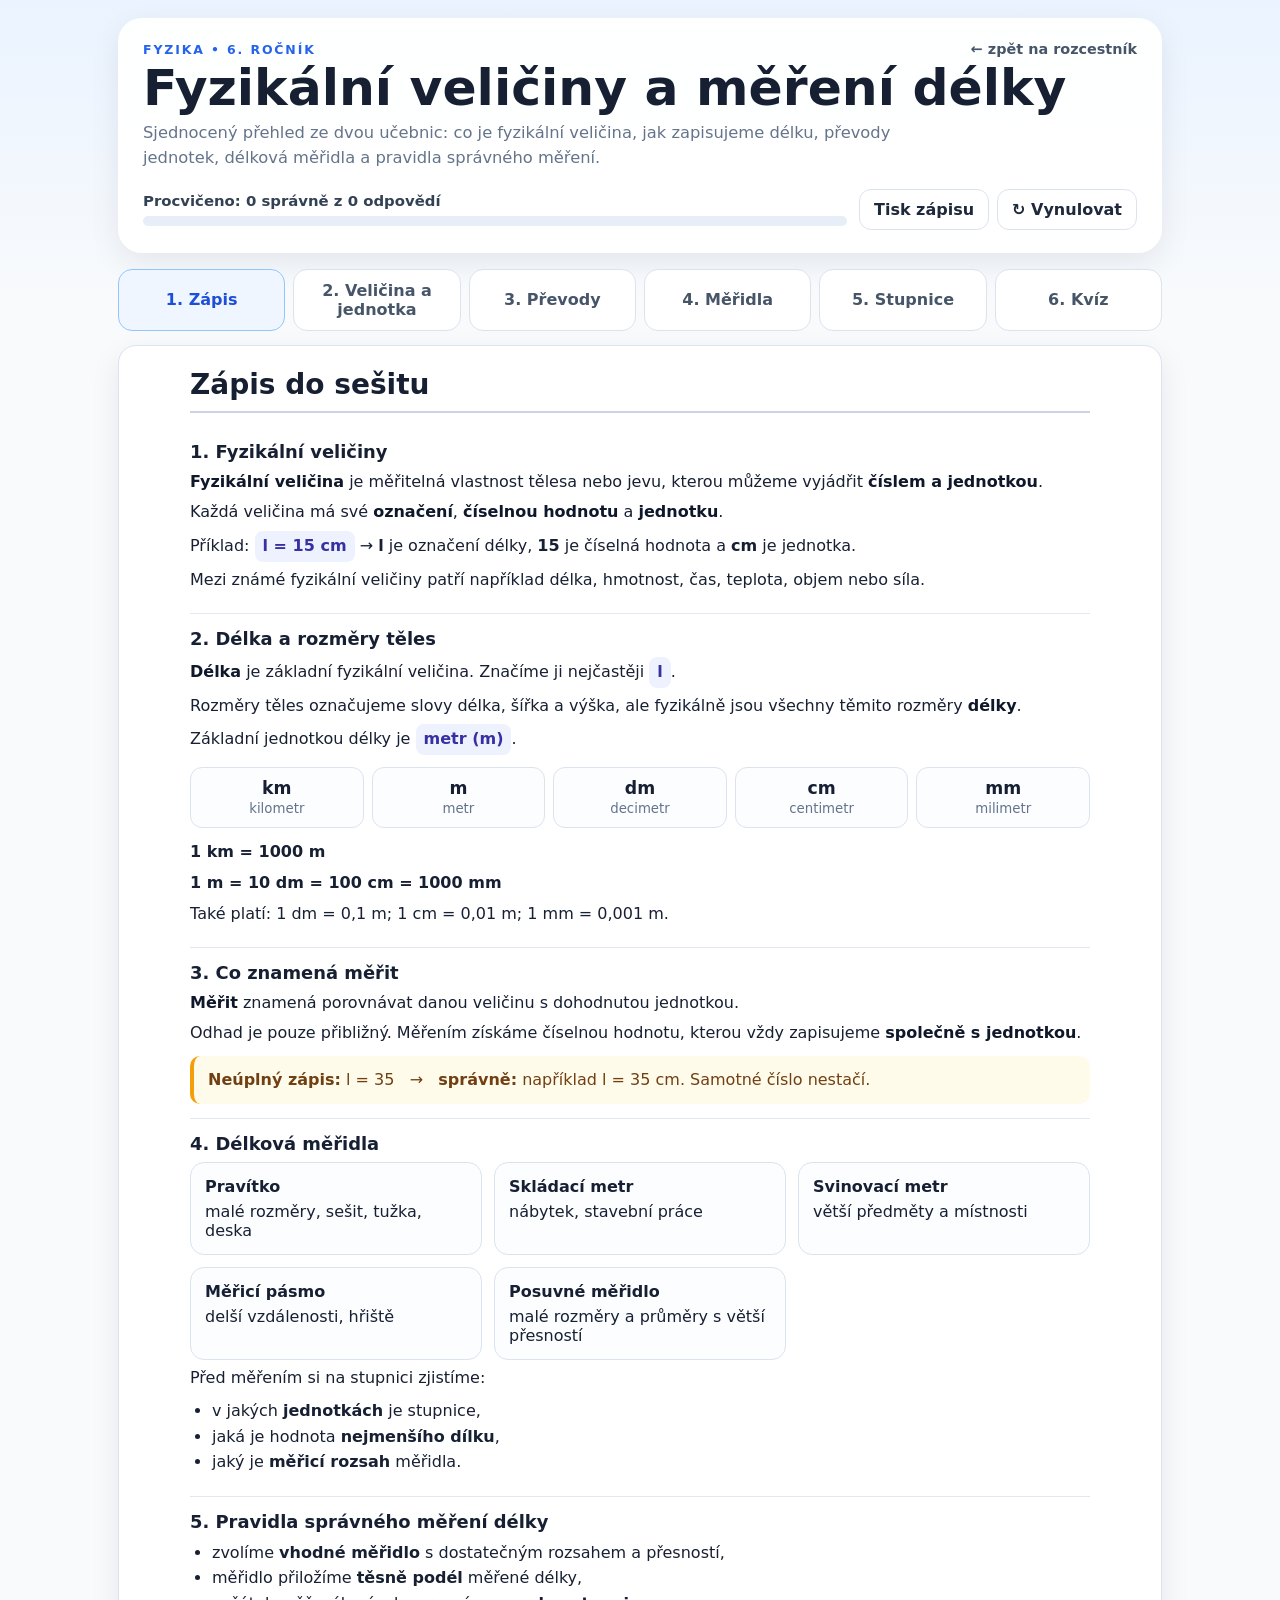
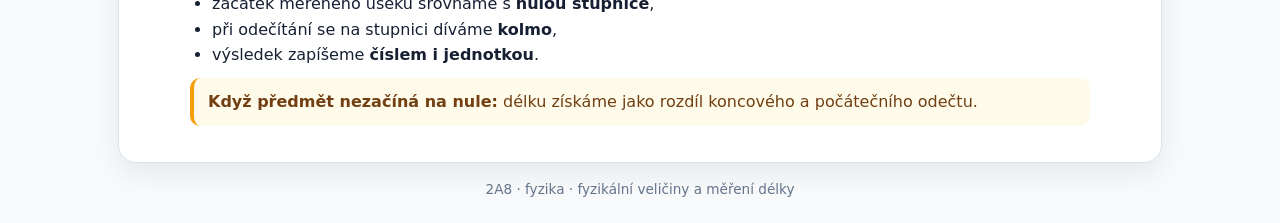
<file: mereni-delky.html>
<!doctype html>
<html lang="cs">
<head>
<meta charset="utf-8">
<meta name="viewport" content="width=device-width,initial-scale=1">
<title>Fyzikální veličiny a měření délky – 2A8</title>
<style>
:root{
  --bg:#f5f7fb;--card:#fff;--ink:#172033;--muted:#64748b;--line:#dbe3ef;
  --accent:#2563eb;--accent2:#0ea5e9;--good:#15803d;--bad:#b91c1c;--warn:#a16207;
  --soft:#eff6ff;--shadow:0 10px 30px rgba(15,23,42,.08);--radius:18px;
}
*{box-sizing:border-box}
html{scroll-behavior:smooth}
body{margin:0;font-family:Inter,system-ui,-apple-system,"Segoe UI",Roboto,Arial,sans-serif;background:linear-gradient(180deg,#eaf3ff 0,#f8fafc 300px);color:var(--ink)}
button,input{font:inherit}
button{cursor:pointer}
a{color:inherit}
.shell{max-width:1080px;margin:auto;padding:18px}
header{background:rgba(255,255,255,.94);border:1px solid rgba(255,255,255,.9);box-shadow:var(--shadow);border-radius:24px;padding:22px 24px;margin-bottom:16px}
.topline{display:flex;gap:12px;align-items:center;justify-content:space-between;flex-wrap:wrap}
.eyebrow{font-size:.78rem;letter-spacing:.15em;text-transform:uppercase;color:var(--accent);font-weight:850}
.home{font-size:.9rem;text-decoration:none;color:#475569;font-weight:750}
h1{margin:.3rem 0 .4rem;font-size:clamp(1.9rem,4.6vw,3.15rem);line-height:1.03}
.lead{margin:0;color:var(--muted);font-size:1.02rem;line-height:1.55;max-width:820px}
.toprow{display:flex;gap:12px;align-items:center;justify-content:space-between;flex-wrap:wrap;margin-top:18px}
.progress-wrap{flex:1;min-width:220px}.score{font-weight:800;font-size:.93rem;color:#334155;margin-bottom:6px}.progress{height:10px;background:#e8eef7;border-radius:999px;overflow:hidden}.progress>div{height:100%;width:0;background:linear-gradient(90deg,var(--accent),var(--accent2));transition:.25s}
.toolbar{display:flex;gap:8px;flex-wrap:wrap}.btn{border:0;border-radius:12px;padding:10px 14px;font-weight:800;background:#e8eef8;color:#1e293b}.btn:hover{filter:brightness(.98)}.btn.primary{background:var(--accent);color:#fff}.btn.ghost{background:#fff;border:1px solid var(--line)}
.tabs{display:grid;grid-template-columns:repeat(6,1fr);gap:8px;margin:14px 0}.tab{border:1px solid var(--line);background:#fff;border-radius:14px;padding:11px 8px;font-weight:850;color:#475569}.tab.active{background:var(--soft);color:#1d4ed8;border-color:#93c5fd}
.panel{display:none;background:var(--card);border:1px solid var(--line);box-shadow:var(--shadow);border-radius:var(--radius);padding:22px}.panel.active{display:block}.panel h2{margin:0 0 8px;font-size:1.55rem}.intro{color:var(--muted);margin:0 0 18px;line-height:1.55}
.note-sheet{max-width:900px;margin:auto}.note-title{padding-bottom:10px;border-bottom:2px solid #cbd5e1;margin-bottom:14px}.note-title h2{font-size:1.75rem;margin:0}.note-block{padding:14px 0;border-bottom:1px solid #e2e8f0}.note-block:last-child{border-bottom:0}.note-block h3{margin:0 0 8px;font-size:1.12rem}.note-block p{margin:6px 0;line-height:1.55}.note-block ul{margin:7px 0;padding-left:22px;line-height:1.6}.formula{display:inline-block;padding:3px 8px;border-radius:8px;background:#eef2ff;font-weight:850;color:#3730a3}.key{font-weight:850;color:#0f172a}.callout{margin-top:10px;padding:12px 14px;border-left:4px solid #f59e0b;background:#fffbeb;border-radius:10px;color:#713f12;line-height:1.5}.unit-grid{display:grid;grid-template-columns:repeat(5,1fr);gap:8px;margin:12px 0}.unit{border:1px solid var(--line);border-radius:12px;padding:10px;text-align:center;background:#fbfdff}.unit b{display:block;font-size:1.08rem}.unit small{color:var(--muted)}
.two{display:grid;grid-template-columns:1fr 1fr;gap:14px}.card{border:1px solid var(--line);border-radius:16px;padding:16px;background:#fbfdff}.card h3{margin:0 0 8px}.card p{margin:6px 0;line-height:1.5;color:#475569}.mini-grid{display:grid;grid-template-columns:repeat(3,1fr);gap:12px}.mini{border:1px solid var(--line);border-radius:14px;padding:14px;background:#fbfdff}.mini strong{display:block;margin-bottom:6px}.chip{display:inline-block;padding:4px 9px;border-radius:999px;background:#eff6ff;color:#1d4ed8;font-weight:850;font-size:.78rem;margin-bottom:8px}
.game-card{border:1px solid var(--line);border-radius:18px;padding:20px;background:linear-gradient(180deg,#fff,#fbfdff)}.prompt{font-size:clamp(1.2rem,3vw,1.65rem);font-weight:900;margin:4px 0 7px}.subprompt{color:var(--muted);line-height:1.45}.answers{display:flex;gap:10px;justify-content:center;flex-wrap:wrap;margin-top:18px}.answer{min-width:145px;border:1px solid #cbd5e1;background:#fff;border-radius:14px;padding:13px 16px;font-weight:850}.answer:hover{border-color:#93c5fd;background:#eff6ff}.answer.correct{background:#ecfdf5;border-color:#86efac;color:#166534}.answer.wrong{background:#fef2f2;border-color:#fca5a5;color:#991b1b}
.feedback{margin-top:15px;min-height:48px;border-radius:12px;padding:11px 13px;display:none;line-height:1.45}.feedback.show{display:block}.feedback.good{background:#ecfdf5;color:#166534}.feedback.bad{background:#fff7ed;color:#9a3412}
.inputrow{display:flex;gap:9px;justify-content:center;align-items:center;flex-wrap:wrap;margin-top:18px}.inputrow input{width:180px;border:1px solid #cbd5e1;border-radius:12px;padding:12px 14px;text-align:center;font-weight:850;background:#fff}.inputrow .unit-suffix{font-weight:900}.nextrow{display:flex;justify-content:center;gap:8px;flex-wrap:wrap;margin-top:12px}
.breakdown{display:grid;grid-template-columns:repeat(3,1fr);gap:10px;margin-top:16px}.part{border:1px solid var(--line);border-radius:12px;padding:12px;text-align:center;background:#fff}.part b{display:block;font-size:1.2rem}.part small{color:var(--muted)}
.instrument-list{display:grid;grid-template-columns:repeat(2,1fr);gap:12px;margin-top:14px}.instrument{border:1px solid var(--line);border-radius:14px;padding:14px;background:#fbfdff}.instrument h4{margin:0 0 5px}.instrument p{margin:0;color:#475569;line-height:1.45}
.ruler-wrap{overflow-x:auto;margin:16px 0 8px}.ruler-box{min-width:720px;border:1px solid var(--line);border-radius:16px;background:#fff;padding:10px}.ruler-svg{width:100%;height:auto;display:block}.scale-meta{display:grid;grid-template-columns:repeat(3,1fr);gap:10px;margin-top:12px}.scale-meta .mini{text-align:center}.scale-meta .mini b{font-size:1.1rem}
.quizbox{max-width:760px;margin:auto}.qmeta{display:flex;justify-content:space-between;color:var(--muted);font-weight:800;margin-bottom:10px}.quiz-options{display:grid;gap:10px;margin-top:14px}.quiz-option{text-align:left;border:1px solid var(--line);background:#fff;border-radius:12px;padding:12px 14px;font-weight:750}.quiz-option:hover{background:#f8fafc}.quiz-option.correct{background:#ecfdf5;border-color:#86efac;color:#166534}.quiz-option.wrong{background:#fef2f2;border-color:#fca5a5;color:#991b1b}.result{display:none;text-align:center;padding:22px}.result.show{display:block}.bigscore{font-size:3rem;font-weight:950;color:#1d4ed8}
footer{color:#64748b;text-align:center;padding:18px 4px 8px;font-size:.85rem}
@media(max-width:800px){.tabs{grid-template-columns:repeat(3,1fr)}.two,.instrument-list{grid-template-columns:1fr}.mini-grid{grid-template-columns:1fr 1fr}.unit-grid{grid-template-columns:repeat(3,1fr)}.breakdown{grid-template-columns:1fr}.scale-meta{grid-template-columns:1fr 1fr}}
@media(max-width:520px){.shell{padding:10px}header,.panel{padding:16px;border-radius:16px}.tabs{grid-template-columns:repeat(2,1fr)}.mini-grid,.scale-meta{grid-template-columns:1fr}.unit-grid{grid-template-columns:repeat(2,1fr)}.answer{width:100%}.inputrow input{width:145px}}
@media print{
  body{background:#fff}.tabs,.toolbar,.progress-wrap,.score,footer,.home{display:none!important}header{box-shadow:none;border:0;padding:0;margin:0 0 8px}.lead,.eyebrow{display:none}.panel{display:none!important;box-shadow:none;border:0;padding:0}#notes{display:block!important}.note-sheet{max-width:none}.note-block{break-inside:avoid}.callout{border:1px solid #ddd;border-left:4px solid #999;background:#fff}.unit,.mini,.card{background:#fff}h1{font-size:24px}
}
</style>
</head>
<body>
<div class="shell">
<header>
  <div class="topline"><div class="eyebrow">Fyzika • 6. ročník</div><a class="home" href="index.html">← zpět na rozcestník</a></div>
  <h1>Fyzikální veličiny a měření délky</h1>
  <p class="lead">Sjednocený přehled ze dvou učebnic: co je fyzikální veličina, jak zapisujeme délku, převody jednotek, délková měřidla a pravidla správného měření.</p>
  <div class="toprow">
    <div class="progress-wrap"><div class="score" id="scoreText">Procvičeno: 0 správně z 0 odpovědí</div><div class="progress"><div id="progressBar"></div></div></div>
    <div class="toolbar"><button class="btn ghost" onclick="window.print()">Tisk zápisu</button><button class="btn ghost" id="resetAll">↻ Vynulovat</button></div>
  </div>
</header>

<nav class="tabs" aria-label="Části aplikace">
  <button class="tab active" data-tab="notes">1. Zápis</button>
  <button class="tab" data-tab="quantity">2. Veličina a jednotka</button>
  <button class="tab" data-tab="convert">3. Převody</button>
  <button class="tab" data-tab="tools">4. Měřidla</button>
  <button class="tab" data-tab="scale">5. Stupnice</button>
  <button class="tab" data-tab="quiz">6. Kvíz</button>
</nav>

<section id="notes" class="panel active">
  <div class="note-sheet">
    <div class="note-title"><h2>Zápis do sešitu</h2></div>

    <div class="note-block">
      <h3>1. Fyzikální veličiny</h3>
      <p><span class="key">Fyzikální veličina</span> je měřitelná vlastnost tělesa nebo jevu, kterou můžeme vyjádřit <span class="key">číslem a jednotkou</span>.</p>
      <p>Každá veličina má své <span class="key">označení</span>, <span class="key">číselnou hodnotu</span> a <span class="key">jednotku</span>.</p>
      <p>Příklad: <span class="formula">l = 15 cm</span> → <b>l</b> je označení délky, <b>15</b> je číselná hodnota a <b>cm</b> je jednotka.</p>
      <p>Mezi známé fyzikální veličiny patří například délka, hmotnost, čas, teplota, objem nebo síla.</p>
    </div>

    <div class="note-block">
      <h3>2. Délka a rozměry těles</h3>
      <p><span class="key">Délka</span> je základní fyzikální veličina. Značíme ji nejčastěji <span class="formula">l</span>.</p>
      <p>Rozměry těles označujeme slovy délka, šířka a výška, ale fyzikálně jsou všechny těmito rozměry <span class="key">délky</span>.</p>
      <p>Základní jednotkou délky je <span class="formula">metr (m)</span>.</p>
      <div class="unit-grid">
        <div class="unit"><b>km</b><small>kilometr</small></div>
        <div class="unit"><b>m</b><small>metr</small></div>
        <div class="unit"><b>dm</b><small>decimetr</small></div>
        <div class="unit"><b>cm</b><small>centimetr</small></div>
        <div class="unit"><b>mm</b><small>milimetr</small></div>
      </div>
      <p><b>1 km = 1000 m</b></p>
      <p><b>1 m = 10 dm = 100 cm = 1000 mm</b></p>
      <p>Také platí: 1 dm = 0,1 m; 1 cm = 0,01 m; 1 mm = 0,001 m.</p>
    </div>

    <div class="note-block">
      <h3>3. Co znamená měřit</h3>
      <p><span class="key">Měřit</span> znamená porovnávat danou veličinu s dohodnutou jednotkou.</p>
      <p>Odhad je pouze přibližný. Měřením získáme číselnou hodnotu, kterou vždy zapisujeme <span class="key">společně s jednotkou</span>.</p>
      <div class="callout"><b>Neúplný zápis:</b> l = 35 &nbsp;&nbsp;→&nbsp;&nbsp; <b>správně:</b> například l = 35 cm. Samotné číslo nestačí.</div>
    </div>

    <div class="note-block">
      <h3>4. Délková měřidla</h3>
      <div class="mini-grid">
        <div class="mini"><strong>Pravítko</strong>malé rozměry, sešit, tužka, deska</div>
        <div class="mini"><strong>Skládací metr</strong>nábytek, stavební práce</div>
        <div class="mini"><strong>Svinovací metr</strong>větší předměty a místnosti</div>
        <div class="mini"><strong>Měřicí pásmo</strong>delší vzdálenosti, hřiště</div>
        <div class="mini"><strong>Posuvné měřidlo</strong>malé rozměry a průměry s větší přesností</div>
      </div>
      <p>Před měřením si na stupnici zjistíme:</p>
      <ul><li>v jakých <b>jednotkách</b> je stupnice,</li><li>jaká je hodnota <b>nejmenšího dílku</b>,</li><li>jaký je <b>měřicí rozsah</b> měřidla.</li></ul>
    </div>

    <div class="note-block">
      <h3>5. Pravidla správného měření délky</h3>
      <ul>
        <li>zvolíme <b>vhodné měřidlo</b> s dostatečným rozsahem a přesností,</li>
        <li>měřidlo přiložíme <b>těsně podél</b> měřené délky,</li>
        <li>začátek měřeného úseku srovnáme s <b>nulou stupnice</b>,</li>
        <li>při odečítání se na stupnici díváme <b>kolmo</b>,</li>
        <li>výsledek zapíšeme <b>číslem i jednotkou</b>.</li>
      </ul>
      <div class="callout"><b>Když předmět nezačíná na nule:</b> délku získáme jako rozdíl koncového a počátečního odečtu.</div>
    </div>
  </div>
</section>

<section id="quantity" class="panel">
  <h2>Veličina, hodnota a jednotka</h2>
  <p class="intro">Rozlišuj, co je fyzikální veličina a z čeho se skládá správný zápis výsledku.</p>
  <div class="two">
    <div class="game-card">
      <span class="chip">ROZKLAD ZÁPISU</span>
      <div class="prompt" id="breakExpr">l = 2,4 m</div>
      <div class="breakdown">
        <div class="part"><b id="breakSymbol">l</b><small>označení veličiny</small></div>
        <div class="part"><b id="breakValue">2,4</b><small>číselná hodnota</small></div>
        <div class="part"><b id="breakUnit">m</b><small>jednotka</small></div>
      </div>
      <div class="nextrow"><button class="btn" id="newBreak">Jiný příklad</button></div>
    </div>
    <div class="game-card">
      <span class="chip">CO JE VELIČINA?</span>
      <div class="prompt" id="quantityPrompt">délka</div>
      <div class="subprompt">Je to fyzikální veličina?</div>
      <div class="answers"><button class="answer" data-qanswer="yes">Ano</button><button class="answer" data-qanswer="no">Ne</button></div>
      <div class="feedback" id="quantityFeedback"></div>
      <div class="nextrow"><button class="btn" id="nextQuantity">Další</button></div>
    </div>
  </div>
</section>

<section id="convert" class="panel">
  <h2>Převody jednotek délky</h2>
  <p class="intro">Převáděj mezi km, m, dm, cm a mm. Můžeš psát desetinnou čárku i tečku.</p>
  <div class="game-card" style="max-width:760px;margin:auto">
    <span class="chip">PŘEVOD</span>
    <div class="prompt" id="convertPrompt">2,4 m = ? cm</div>
    <div class="inputrow"><input id="convertInput" inputmode="decimal" autocomplete="off" aria-label="Výsledek převodu"><span class="unit-suffix" id="convertUnit">cm</span><button class="btn primary" id="checkConvert">Zkontrolovat</button></div>
    <div class="feedback" id="convertFeedback"></div>
    <div class="nextrow"><button class="btn" id="nextConvert">Nový příklad</button></div>
  </div>
  <div class="callout" style="max-width:760px;margin:14px auto 0"><b>Kontrola rozumem:</b> při převodu na menší jednotku bývá číslo větší, při převodu na větší jednotku menší.</div>
</section>

<section id="tools" class="panel">
  <h2>Volba správného měřidla</h2>
  <p class="intro">Nejlepší měřidlo není vždy to nejpřesnější. Musí se hodit velikostí, rozsahem i způsobem použití.</p>
  <div class="game-card">
    <span class="chip">VYBER MĚŘIDLO</span>
    <div class="prompt" id="toolPrompt">Změřit délku chodby</div>
    <div class="answers" id="toolAnswers"></div>
    <div class="feedback" id="toolFeedback"></div>
    <div class="nextrow"><button class="btn" id="nextTool">Další situace</button></div>
  </div>
  <div class="instrument-list">
    <div class="instrument"><h4>Pravítko</h4><p>Krátké délky, běžně rozsah 20–30 cm, často nejmenší dílek 1 mm.</p></div>
    <div class="instrument"><h4>Svinovací metr</h4><p>Nábytek, dveře, místnosti a jiné délky v řádu metrů.</p></div>
    <div class="instrument"><h4>Měřicí pásmo</h4><p>Delší vzdálenosti, například chodba, hřiště nebo pozemek.</p></div>
    <div class="instrument"><h4>Posuvné měřidlo</h4><p>Tloušťky, průměry a malé rozměry, kde potřebujeme větší přesnost.</p></div>
  </div>
</section>

<section id="scale" class="panel">
  <h2>Čtení ze stupnice</h2>
  <p class="intro">Nejdřív zjisti jednotku a nejmenší dílek. Potom odečti začátek a konec úseku.</p>
  <div class="ruler-wrap"><div class="ruler-box"><svg id="rulerSvg" class="ruler-svg" viewBox="0 0 900 180" aria-label="Pravítko se dvěma značkami"></svg></div></div>
  <div class="scale-meta">
    <div class="mini"><strong>Jednotka stupnice</strong><b>cm</b></div>
    <div class="mini"><strong>Nejmenší dílek</strong><b>1 mm</b></div>
    <div class="mini"><strong>Rozsah pravítka</strong><b>20 cm</b></div>
  </div>
  <div class="game-card" style="max-width:760px;margin:14px auto 0">
    <div class="prompt" id="scalePrompt">Jaká je délka modrého úseku?</div>
    <div class="subprompt">Výsledek zapiš v centimetrech.</div>
    <div class="inputrow"><input id="scaleInput" inputmode="decimal" autocomplete="off"><span class="unit-suffix">cm</span><button class="btn primary" id="checkScale">Zkontrolovat</button></div>
    <div class="feedback" id="scaleFeedback"></div>
    <div class="nextrow"><button class="btn" id="nextScale">Jiná délka</button></div>
  </div>
</section>

<section id="quiz" class="panel">
  <h2>Závěrečný kvíz</h2>
  <p class="intro">Krátké ověření celého tématu.</p>
  <div class="quizbox">
    <div id="quizPlay">
      <div class="qmeta"><span id="qCount">Otázka 1 / 10</span><span id="qScore">0 bodů</span></div>
      <div class="game-card"><div class="prompt" id="qText"></div><div class="quiz-options" id="qOptions"></div><div class="feedback" id="qFeedback"></div><div class="nextrow"><button class="btn primary" id="qNext" style="display:none">Další otázka</button></div></div>
    </div>
    <div class="result" id="quizResult"><div class="bigscore" id="finalScore">0/10</div><h3 id="finalText">Hotovo</h3><button class="btn primary" id="restartQuiz">Zkusit znovu</button></div>
  </div>
</section>

<footer>2A8 · fyzika · fyzikální veličiny a měření délky</footer>
</div>
<script>
const $=s=>document.querySelector(s), $$=s=>[...document.querySelectorAll(s)];
let right=0,total=0;
function addScore(ok){total++;if(ok)right++;$('#scoreText').textContent=`Procvičeno: ${right} správně z ${total} odpovědí`;$('#progressBar').style.width=(total?Math.round(right/total*100):0)+'%'}
function fb(el,ok,text){el.className='feedback show '+(ok?'good':'bad');el.innerHTML=text}
function normNum(v){return Number(String(v).trim().replace(',','.'))}
function fmt(n){return (Math.round(n*1000000)/1000000).toString().replace('.',',')}

$$('.tab').forEach(b=>b.addEventListener('click',()=>showTab(b.dataset.tab)));
function showTab(id){$$('.tab').forEach(b=>b.classList.toggle('active',b.dataset.tab===id));$$('.panel').forEach(p=>p.classList.toggle('active',p.id===id));window.scrollTo({top:0,behavior:'smooth'})}
$('#resetAll').addEventListener('click',()=>{right=0;total=0;addScore(false);total=0;right=0;$('#scoreText').textContent='Procvičeno: 0 správně z 0 odpovědí';$('#progressBar').style.width='0%';newQuantity();newConvert();newTool();newScale();startQuiz()});

const breakdowns=[['l','2,4','m'],['m','35','kg'],['t','12','s'],['T','21','°C'],['V','1,5','l'],['F','4','N']];
function newBreak(){const x=breakdowns[Math.floor(Math.random()*breakdowns.length)];$('#breakSymbol').textContent=x[0];$('#breakValue').textContent=x[1];$('#breakUnit').textContent=x[2];$('#breakExpr').textContent=`${x[0]} = ${x[1]} ${x[2]}`}
$('#newBreak').addEventListener('click',newBreak);

const quantityItems=[
  ['délka',true,'Délka je fyzikální veličina.'],['hmotnost',true,'Hmotnost je fyzikální veličina.'],['čas',true,'Čas je fyzikální veličina.'],['teplota',true,'Teplota je fyzikální veličina.'],['síla',true,'Síla je fyzikální veličina.'],['objem',true,'Objem je fyzikální veličina.'],['barva',false,'V tomto učivu barvu popisujeme jako vlastnost, ne jako fyzikální veličinu se školní jednotkou.'],['tvar',false,'Tvar je vlastnost tělesa, ale zde ho nezapisujeme číslem a jednotkou.'],['materiál',false,'Materiál říká, z čeho je těleso, není to fyzikální veličina.']
];
let qItem;
function newQuantity(){qItem=quantityItems[Math.floor(Math.random()*quantityItems.length)];$('#quantityPrompt').textContent=qItem[0];$('#quantityFeedback').className='feedback';$$('[data-qanswer]').forEach(b=>{b.classList.remove('correct','wrong');b.disabled=false})}
$$('[data-qanswer]').forEach(b=>b.addEventListener('click',()=>{const ans=b.dataset.qanswer==='yes';const ok=ans===qItem[1];addScore(ok);$$('[data-qanswer]').forEach(x=>x.disabled=true);b.classList.add(ok?'correct':'wrong');if(!ok){$$('[data-qanswer]').find(x=>(x.dataset.qanswer==='yes')===qItem[1])?.classList.add('correct')}fb($('#quantityFeedback'),ok,(ok?'Správně. ':'Ne. ')+qItem[2])}));
$('#nextQuantity').addEventListener('click',newQuantity);

const factors={km:1000,m:1,dm:.1,cm:.01,mm:.001};
const convertTemplates=[
  [24,'m','cm'],[0.5,'m','cm'],[2.21,'m','cm'],[24,'mm','cm'],[24,'dm','cm'],[1220,'mm','cm'],
  [2,'km','m'],[200,'cm','m'],[0.2,'dm','mm'],[3.6,'m','mm'],[450,'cm','m'],[75,'mm','cm'],[1.8,'km','m'],[42,'dm','m'],[0.03,'m','mm']
];
let conv;
function newConvert(){conv=convertTemplates[Math.floor(Math.random()*convertTemplates.length)];$('#convertPrompt').textContent=`${fmt(conv[0])} ${conv[1]} = ? ${conv[2]}`;$('#convertUnit').textContent=conv[2];$('#convertInput').value='';$('#convertFeedback').className='feedback';$('#convertInput').focus()}
function checkConvert(){const expected=conv[0]*factors[conv[1]]/factors[conv[2]],got=normNum($('#convertInput').value);if(!Number.isFinite(got)){fb($('#convertFeedback'),false,'Zadej číslo.');return}const ok=Math.abs(got-expected)<1e-9;addScore(ok);fb($('#convertFeedback'),ok,ok?`Správně: <b>${fmt(expected)} ${conv[2]}</b>.`:`Správný výsledek je <b>${fmt(expected)} ${conv[2]}</b>.`) }
$('#checkConvert').addEventListener('click',checkConvert);$('#nextConvert').addEventListener('click',newConvert);$('#convertInput').addEventListener('keydown',e=>{if(e.key==='Enter')checkConvert()});

const toolCases=[
  {q:'Změřit délku chodby',a:'Měřicí pásmo',opts:['Pravítko','Měřicí pásmo','Posuvné měřidlo'],why:'Chodba je dlouhá několik metrů, proto je vhodné delší pásmo.'},
  {q:'Změřit tloušťku desky stolu co nejpřesněji',a:'Posuvné měřidlo',opts:['Posuvné měřidlo','Měřicí pásmo','Skládací metr'],why:'Na menší rozměr a vyšší přesnost je vhodné posuvné měřidlo.'},
  {q:'Změřit délku tužky',a:'Pravítko',opts:['Pravítko','Měřicí pásmo','Svinovací metr'],why:'Tužka se pohodlně vejde do rozsahu běžného pravítka.'},
  {q:'Změřit obvod pasu',a:'Krejčovský metr',opts:['Krejčovský metr','Pravítko','Posuvné měřidlo'],why:'Potřebujeme ohebné měřidlo, které se přizpůsobí tělu.'},
  {q:'Změřit rozměry okenní tabule',a:'Svinovací metr',opts:['Svinovací metr','Posuvné měřidlo','Pravítko 15 cm'],why:'Rozměry okna jsou v desítkách centimetrů až metrech.'},
  {q:'Změřit délku hřiště',a:'Měřicí pásmo',opts:['Měřicí pásmo','Pravítko','Posuvné měřidlo'],why:'Na desítky metrů potřebujeme dlouhé pásmo.'}
];
let toolCase;
function shuffle(a){return [...a].sort(()=>Math.random()-.5)}
function newTool(){toolCase=toolCases[Math.floor(Math.random()*toolCases.length)];$('#toolPrompt').textContent=toolCase.q;$('#toolFeedback').className='feedback';const box=$('#toolAnswers');box.innerHTML='';shuffle(toolCase.opts).forEach(o=>{const b=document.createElement('button');b.className='answer';b.textContent=o;b.onclick=()=>answerTool(b,o);box.appendChild(b)})}
function answerTool(btn,o){const ok=o===toolCase.a;addScore(ok);$$('#toolAnswers .answer').forEach(b=>{b.disabled=true;if(b.textContent===toolCase.a)b.classList.add('correct')});if(!ok)btn.classList.add('wrong');fb($('#toolFeedback'),ok,(ok?'Správně. ':'Nejvhodnější je '+toolCase.a+'. ')+toolCase.why)}
$('#nextTool').addEventListener('click',newTool);

let scaleStart=23,scaleEnd=116;
function drawRuler(){const svg=$('#rulerSvg');let s='';s+='<rect x="40" y="55" width="820" height="70" rx="10" fill="#f8fafc" stroke="#94a3b8"/>';
  for(let i=0;i<=200;i++){const x=50+i*4;const major=i%10===0;const half=i%5===0&&!major;const y2=major?92:half?82:75;s+=`<line x1="${x}" y1="60" x2="${x}" y2="${y2}" stroke="#334155" stroke-width="${major?2:1}"/>`;if(major&&i<200)s+=`<text x="${x}" y="112" text-anchor="middle" font-size="14" fill="#475569">${i/10}</text>`}
  const x1=50+scaleStart*4,x2=50+scaleEnd*4;s+=`<line x1="${x1}" y1="145" x2="${x2}" y2="145" stroke="#2563eb" stroke-width="8" stroke-linecap="round"/>`;s+=`<line x1="${x1}" y1="130" x2="${x1}" y2="160" stroke="#1d4ed8" stroke-width="3"/><line x1="${x2}" y1="130" x2="${x2}" y2="160" stroke="#1d4ed8" stroke-width="3"/>`;s+=`<text x="${x1}" y="175" text-anchor="middle" font-size="13" fill="#1d4ed8">A</text><text x="${x2}" y="175" text-anchor="middle" font-size="13" fill="#1d4ed8">B</text>`;svg.innerHTML=s}
function newScale(){scaleStart=Math.floor(Math.random()*90)+5;scaleEnd=scaleStart+Math.floor(Math.random()*80)+20;if(scaleEnd>195)scaleEnd=195;drawRuler();$('#scaleInput').value='';$('#scaleFeedback').className='feedback'}
function checkScale(){const expected=(scaleEnd-scaleStart)/10,got=normNum($('#scaleInput').value);if(!Number.isFinite(got)){fb($('#scaleFeedback'),false,'Zadej číslo.');return}const ok=Math.abs(got-expected)<1e-9;addScore(ok);fb($('#scaleFeedback'),ok,ok?`Správně: <b>${fmt(expected)} cm</b>.`:`A je na ${fmt(scaleStart/10)} cm, B na ${fmt(scaleEnd/10)} cm. Délka je tedy <b>${fmt(expected)} cm</b>.`) }
$('#checkScale').addEventListener('click',checkScale);$('#nextScale').addEventListener('click',newScale);$('#scaleInput').addEventListener('keydown',e=>{if(e.key==='Enter')checkScale()});

const quiz=[
  {q:'Co je fyzikální veličina?',o:['Měřitelná vlastnost vyjádřitelná číslem a jednotkou','Každá vlastnost, kterou vidíme','Pouze délka a hmotnost'],a:0},
  {q:'Jaká je základní jednotka délky?',o:['centimetr','metr','kilometr'],a:1},
  {q:'Který zápis výsledku měření je úplný?',o:['l = 35','35 cm','l = 35 cm'],a:2},
  {q:'Kolik centimetrů je 2,4 m?',o:['24 cm','240 cm','2400 cm'],a:1},
  {q:'Kolik milimetrů je 1 cm?',o:['10 mm','100 mm','1000 mm'],a:0},
  {q:'Co zjišťujeme na měřidle před měřením?',o:['Jen jeho barvu','Jednotku, nejmenší dílek a rozsah','Pouze výrobce'],a:1},
  {q:'Jak se máme dívat na stupnici při odečítání?',o:['Kolmo','Šikmo zleva','Je to jedno'],a:0},
  {q:'Co je nejvhodnější pro délku chodby?',o:['Pravítko 20 cm','Posuvné měřidlo','Měřicí pásmo'],a:2},
  {q:'Předmět začíná na 3,2 cm a končí na 8,7 cm. Jak je dlouhý?',o:['5,5 cm','11,9 cm','5,9 cm'],a:0},
  {q:'Co znamená měřit?',o:['Odhadnout hodnotu','Porovnat veličinu s dohodnutou jednotkou','Popsat těleso slovy'],a:1},
  {q:'Která veličina se nejčastěji značí l?',o:['délka','síla','čas'],a:0},
  {q:'Která jednotka je nejmenší?',o:['dm','cm','mm'],a:2}
];
let quizSet=[],qi=0,qs=0,locked=false;
function startQuiz(){quizSet=shuffle(quiz).slice(0,10);qi=0;qs=0;locked=false;$('#quizPlay').style.display='block';$('#quizResult').classList.remove('show');renderQ()}
function renderQ(){const q=quizSet[qi];$('#qCount').textContent=`Otázka ${qi+1} / ${quizSet.length}`;$('#qScore').textContent=`${qs} bodů`;$('#qText').textContent=q.q;$('#qFeedback').className='feedback';$('#qNext').style.display='none';locked=false;const box=$('#qOptions');box.innerHTML='';q.o.forEach((o,i)=>{const b=document.createElement('button');b.className='quiz-option';b.textContent=o;b.onclick=()=>answerQ(b,i);box.appendChild(b)})}
function answerQ(btn,i){if(locked)return;locked=true;const q=quizSet[qi],ok=i===q.a;if(ok)qs++;addScore(ok);$$('#qOptions .quiz-option').forEach((b,j)=>{b.disabled=true;if(j===q.a)b.classList.add('correct')});if(!ok)btn.classList.add('wrong');fb($('#qFeedback'),ok,ok?'Správně.':'Správná odpověď je zvýrazněna zeleně.');$('#qScore').textContent=`${qs} bodů`;$('#qNext').style.display='inline-block'}
$('#qNext').addEventListener('click',()=>{qi++;if(qi>=quizSet.length){$('#quizPlay').style.display='none';$('#quizResult').classList.add('show');$('#finalScore').textContent=`${qs}/${quizSet.length}`;$('#finalText').textContent=qs>=9?'Výborně.':qs>=7?'Dobrá práce.':'Ještě si projdi zápis a zkus to znovu.'}else renderQ()});$('#restartQuiz').addEventListener('click',startQuiz);

newBreak();newQuantity();newConvert();newTool();newScale();startQuiz();
</script>
</body>
</html>
</file>
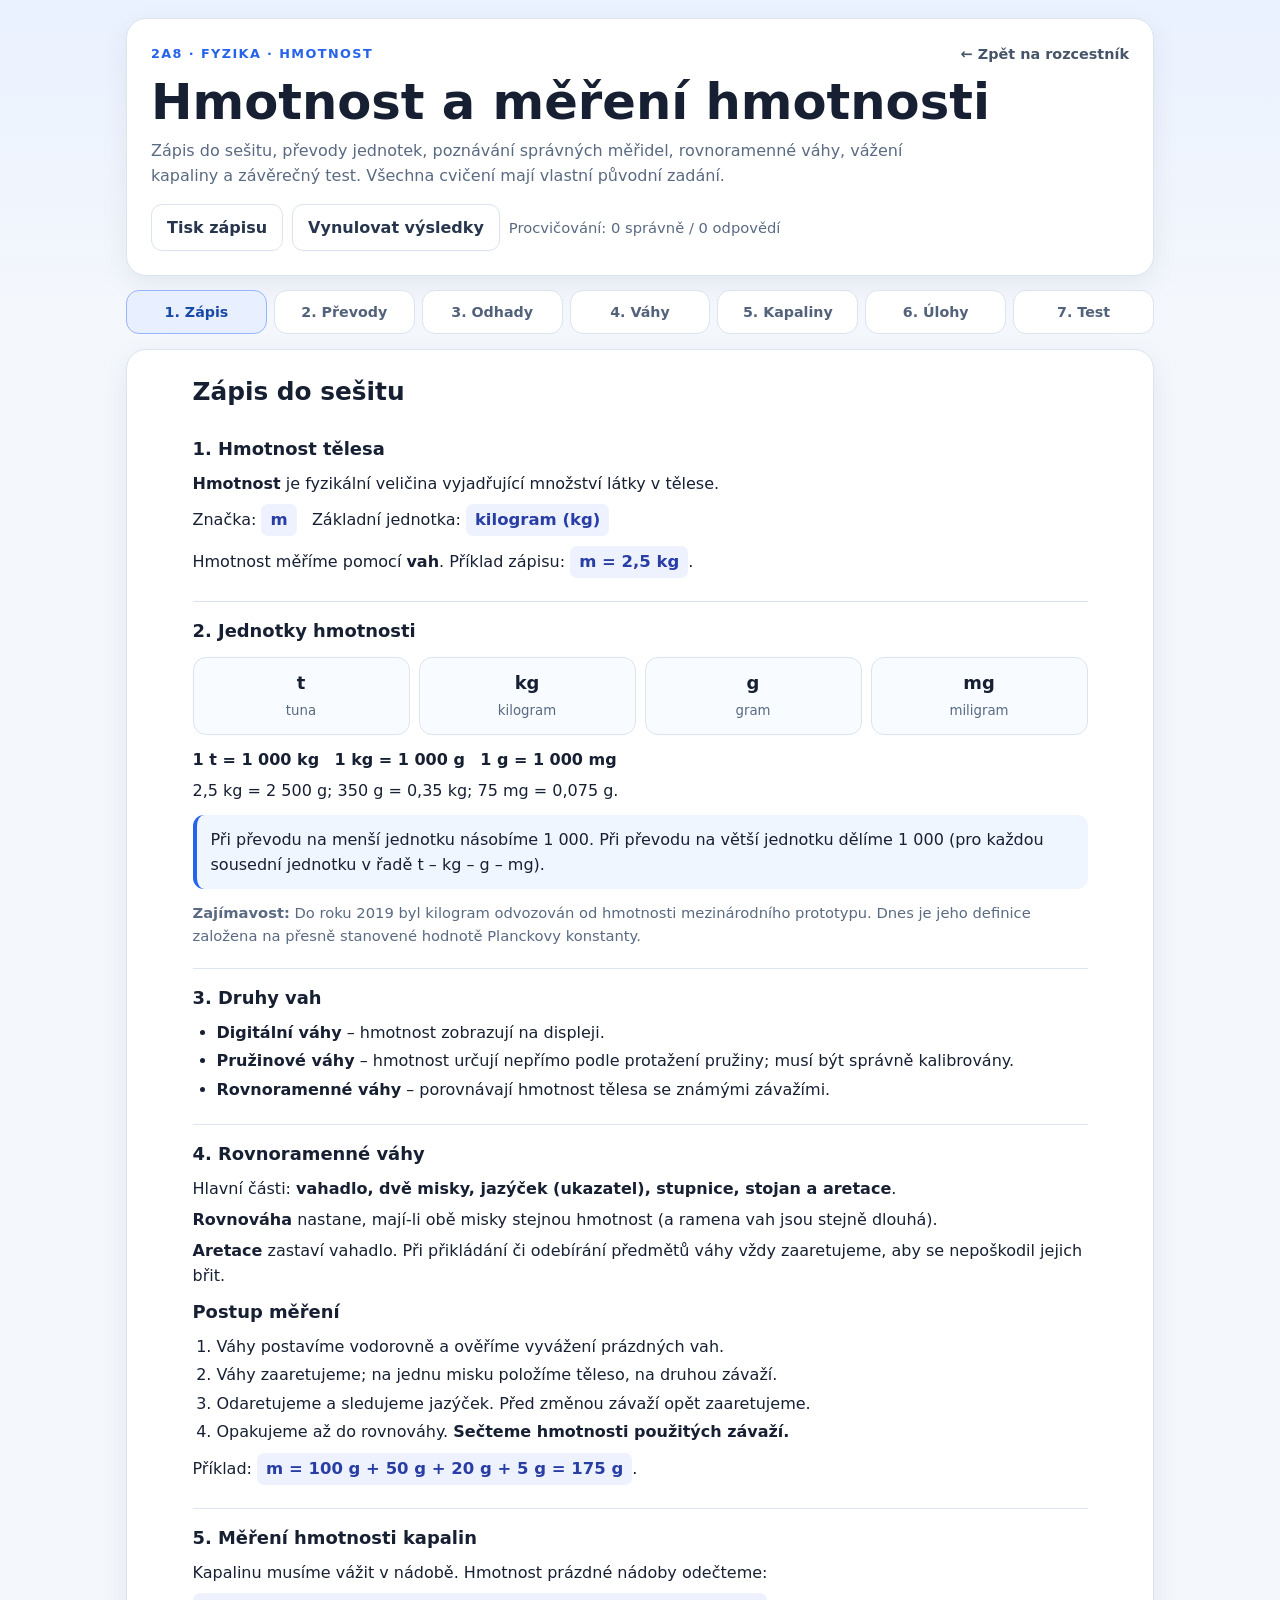
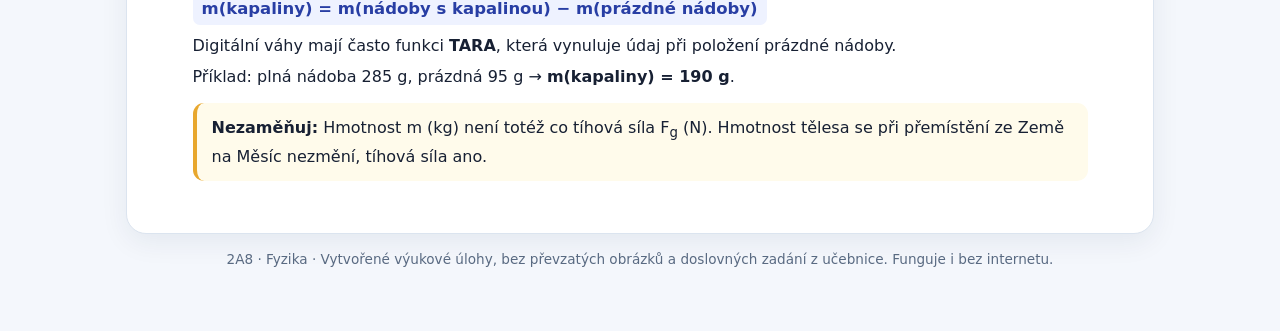
<file: mereni-hmotnosti.html>
<!doctype html>
<html lang="cs">
<head>
<meta charset="utf-8">
<meta name="viewport" content="width=device-width,initial-scale=1">
<meta name="theme-color" content="#2563eb">
<meta name="description" content="Fyzika 2A8: hmotnost, jednotky, převody, rovnoramenné váhy, vážení kapaliny a interaktivní úlohy.">
<title>Hmotnost a měření hmotnosti – 2A8</title>
<style>
:root{--bg:#f4f7fc;--card:#fff;--ink:#172033;--muted:#596a82;--line:#dbe4ef;--blue:#2563eb;--soft:#eff6ff;--green:#15803d;--red:#b91c1c;--amber:#a16207;--shadow:0 8px 28px rgba(15,36,76,.07)}
*{box-sizing:border-box}
html{scroll-behavior:smooth}
body{margin:0;background:linear-gradient(180deg,#eaf2ff 0,#f4f7fc 320px);color:var(--ink);font:16px/1.57 system-ui,-apple-system,"Segoe UI",Roboto,Arial,sans-serif}
button,input{font:inherit}button{cursor:pointer}a{color:inherit}
.shell{max-width:1060px;margin:auto;padding:18px 16px 60px}
header,.panel{background:var(--card);border:1px solid var(--line);border-radius:20px;box-shadow:var(--shadow)}
header{padding:24px;margin-bottom:14px}
.eyebrow{font-size:.8rem;text-transform:uppercase;letter-spacing:.11em;font-weight:850;color:var(--blue)}
.top{display:flex;align-items:center;justify-content:space-between;gap:12px;flex-wrap:wrap}
.back{color:#475569;font-size:.9rem;text-decoration:none;font-weight:750}
h1{font-size:clamp(1.9rem,5vw,3.1rem);line-height:1.13;margin:8px 0}
.lead{color:var(--muted);max-width:820px;margin:0}
.actions{display:flex;gap:9px;align-items:center;flex-wrap:wrap;margin-top:16px}
.btn{border:1px solid transparent;border-radius:11px;padding:10px 15px;background:#e8eef8;color:#27364c;font-weight:800}
.btn:hover{filter:brightness(.96)}.btn.primary{background:var(--blue);color:#fff}.btn.outline{border-color:var(--line);background:#fff}
.tabs{display:grid;grid-template-columns:repeat(7,minmax(0,1fr));gap:7px;margin:0 0 15px}
.tab{border:1px solid var(--line);border-radius:13px;padding:10px 7px;font-size:.89rem;font-weight:850;background:#fff;color:#53627b}
.tab.active{background:#e8f0ff;border-color:#95b6ff;color:#1949a7}
.panel{display:none;padding:23px}.panel.active{display:block}
h2{font-size:1.55rem;margin:0 0 8px}h3{font-size:1.12rem;margin:0 0 8px}
.intro,.muted{color:var(--muted)}.intro{margin:0 0 16px}
.notes{max-width:895px;margin:auto}.block{padding:15px 0;border-bottom:1px solid var(--line)}.block:last-child{border:0}
.block p{margin:6px 0}.block ul,.block ol{margin:7px 0;padding-left:24px}.block li{margin-bottom:3px}
.formula{font-size:1.03rem;display:inline-block;background:#eef2ff;color:#283ea4;font-weight:850;border-radius:7px;padding:3px 9px;margin:2px 0}
.callout{padding:12px 15px;border-left:4px solid #e8a72d;background:#fffbeb;border-radius:11px;margin:14px 0}
.note{background:#eff6ff;border-left:4px solid var(--blue);padding:12px 14px;border-radius:11px;margin:12px 0}
.units{display:grid;grid-template-columns:repeat(4,1fr);gap:9px;margin:12px 0}
.unit{text-align:center;border:1px solid var(--line);background:#f8fbff;border-radius:13px;padding:11px}
.unit b{display:block;font-size:1.12rem}.unit small{color:var(--muted)}
.example{background:#f8fafc;border:1px solid var(--line);border-radius:13px;padding:13px 15px;margin:11px 0}
.grid2{display:grid;grid-template-columns:1fr 1fr;gap:15px}
.card{border:1px solid var(--line);border-radius:16px;background:#fbfdff;padding:17px}
.card p{margin:5px 0}.work{padding:18px;border:1px solid var(--line);border-radius:16px;background:linear-gradient(#fff,#fafdff)}
.question{font-size:clamp(1.16rem,3vw,1.52rem);font-weight:900;margin:7px 0 11px}
.sub{color:var(--muted);font-size:.92rem}
.inputrow{display:flex;align-items:center;flex-wrap:wrap;gap:8px;margin:13px 0}
input[type=number],input[type=text]{min-height:44px;max-width:220px;min-width:125px;padding:10px 12px;background:white;border:1px solid #b4c4d8;border-radius:11px;font-weight:750;color:var(--ink)}
input:focus-visible,button:focus-visible{outline:3px solid #a5c6ff;outline-offset:2px}
.feedback{display:none;padding:12px 14px;border-radius:11px;margin:12px 0 0;line-height:1.5}
.feedback.show{display:block}.feedback.good{background:#eaf8ee;color:#166534}.feedback.bad{background:#fff1f2;color:#991b1b}.feedback.info{background:#edf5ff;color:#1e40af}
.options{display:grid;grid-template-columns:repeat(3,minmax(0,1fr));gap:9px;margin:14px 0}
.option{border:1px solid var(--line);background:#fff;border-radius:12px;min-height:48px;padding:10px;font-weight:750;text-align:center}
.option:hover:not(:disabled){background:#edf5ff;border-color:#91baff}
.option.correct{background:#dcfce7;color:#166534;border-color:#86efac}
.option.wrong{background:#ffe4e6;color:#9f1239;border-color:#fda4af}
.option:disabled{cursor:default}
.balancebox{background:#f6faff;border:1px solid #d8e6fa;border-radius:16px;padding:8px 12px}
.balance-svg{width:100%;max-height:350px;display:block;overflow:visible}
.scale-label{font-size:19px;font-weight:850;fill:#1e293b;text-anchor:middle}
.diagram-caption{display:flex;gap:14px;justify-content:center;flex-wrap:wrap;color:#405270;font-weight:750;text-align:center}
.weights{display:flex;gap:8px;flex-wrap:wrap;margin:13px 0}
.weight{border:2px solid #cbd5e1;background:linear-gradient(180deg,#e4e7ed,#b8c1cc);color:#18283b;border-radius:11px;min-width:63px;min-height:52px;padding:6px 10px;font-weight:900}
.weight.chosen{background:#bfdbfe;border-color:#2563eb;color:#1e40af}
.weight:disabled{opacity:.48;cursor:not-allowed}
.statrow{display:flex;gap:10px;flex-wrap:wrap}
.stat{flex:1;border:1px solid var(--line);border-radius:13px;padding:11px;text-align:center;background:#fff}
.stat b{display:block;font-size:1.25rem}
.smallcaps{text-transform:uppercase;font-size:.77rem;letter-spacing:.09em;color:var(--muted);font-weight:850}
.liquidgrid{display:grid;grid-template-columns:1fr 1fr;gap:14px;align-items:start}
.digital{border:1px solid #9eabc0;background:linear-gradient(#e1e7ef,#c0cbd9);border-radius:19px;padding:22px 15px 16px;margin:15px auto;max-width:360px;box-shadow:0 8px 0 #98a8b9;text-align:center}
.digital .screen{font:800 2rem/1.2 ui-monospace,SFMono-Regular,Consolas,monospace;background:#e9f0d8;border:5px solid #70828b;border-radius:10px;padding:12px;min-height:77px}
.digital .digitalhint{margin-top:8px;font-size:.86rem;color:#334155;font-weight:750}
.vessel{margin:14px auto 5px;border:4px solid #7893b7;border-top:0;border-radius:0 0 15px 15px;width:112px;height:120px;position:relative;overflow:hidden;background:#f5fbff}
.vessel:before{content:"";position:absolute;top:0;left:0;right:0;border-top:4px solid #7893b7;border-radius:50%;z-index:2}
.water{position:absolute;bottom:0;left:0;right:0;background:linear-gradient(#90d7fb,#5eb4ef);height:60%;transition:height .2s}
.step{padding:9px 12px;border-radius:12px;background:#f1f5fb;margin:8px 0}
.step.done{background:#e8f7ef;color:#166534}
.task-list{display:grid;grid-template-columns:repeat(2,minmax(0,1fr));gap:12px}
.task{background:#fbfdff;border:1px solid var(--line);border-radius:15px;padding:15px}
.task p{margin:4px 0 10px}
details{margin-top:10px;background:#f1f5fb;padding:10px 12px;border-radius:10px}
summary{cursor:pointer;font-weight:800;color:#204da3}
.quizstats{display:flex;gap:12px;align-items:center;justify-content:space-between;flex-wrap:wrap}
.pbar{width:100%;height:10px;background:#e5eaf2;border-radius:99px;overflow:hidden;margin:10px 0 20px}
.pbar div{width:0;height:100%;background:#2563eb;transition:width .3s}
.footer{margin-top:15px;font-size:.85rem;text-align:center;color:var(--muted)}
@media(max-width:900px){.tabs{grid-template-columns:repeat(4,1fr)}}
@media(max-width:680px){.shell{padding:10px 10px 40px}header,.panel{padding:16px;border-radius:15px}.tabs{grid-template-columns:repeat(2,1fr)}.grid2,.liquidgrid,.task-list{grid-template-columns:1fr}.units{grid-template-columns:repeat(2,1fr)}.options{grid-template-columns:1fr}.weight{min-width:55px;flex:1}}
@media print{body{background:#fff}.shell{max-width:none;padding:0}header{box-shadow:none;border:0;padding:0 0 6px}.lead,.eyebrow,.back,.actions,.tabs,.footer{display:none!important}.panel{display:none!important;box-shadow:none;border:0;padding:0}#notes{display:block!important}.block{break-inside:avoid}.callout{border:1px solid #ddd;border-left:4px solid #aaa;background:#fff}h1{font-size:22pt}}
</style>
</head>
<body>
<div class="shell">
<header>
  <div class="top"><span class="eyebrow">2A8 · Fyzika · Hmotnost</span><a href="index.html" class="back">← Zpět na rozcestník</a></div>
  <h1>Hmotnost a měření hmotnosti</h1>
  <p class="lead">Zápis do sešitu, převody jednotek, poznávání správných měřidel, rovnoramenné váhy, vážení kapaliny a závěrečný test. Všechna cvičení mají vlastní původní zadání.</p>
  <div class="actions"><button class="btn outline" id="printNotes">Tisk zápisu</button><button class="btn outline" id="resetProgress">Vynulovat výsledky</button><span id="globalScore" class="sub" aria-live="polite"></span></div>
</header>
<nav class="tabs" aria-label="Výběr části učiva">
<button class="tab active" data-tab="notes">1. Zápis</button>
<button class="tab" data-tab="convert">2. Převody</button>
<button class="tab" data-tab="estimate">3. Odhady</button>
<button class="tab" data-tab="balance">4. Váhy</button>
<button class="tab" data-tab="liquids">5. Kapaliny</button>
<button class="tab" data-tab="tasks">6. Úlohy</button>
<button class="tab" data-tab="quiz">7. Test</button>
</nav>

<section class="panel active" id="notes">
<div class="notes">
<h2>Zápis do sešitu</h2>
<div class="block">
  <h3>1. Hmotnost tělesa</h3>
  <p><b>Hmotnost</b> je fyzikální veličina vyjadřující množství látky v tělese.</p>
  <p>Značka: <span class="formula">m</span> &nbsp; Základní jednotka: <span class="formula">kilogram (kg)</span></p>
  <p>Hmotnost měříme pomocí <b>vah</b>. Příklad zápisu: <span class="formula">m = 2,5 kg</span>.</p>
</div>
<div class="block">
  <h3>2. Jednotky hmotnosti</h3>
  <div class="units"><div class="unit"><b>t</b><small>tuna</small></div><div class="unit"><b>kg</b><small>kilogram</small></div><div class="unit"><b>g</b><small>gram</small></div><div class="unit"><b>mg</b><small>miligram</small></div></div>
  <p><b>1 t = 1 000 kg</b> &nbsp; <b>1 kg = 1 000 g</b> &nbsp; <b>1 g = 1 000 mg</b></p>
  <p>2,5 kg = 2 500 g; 350 g = 0,35 kg; 75 mg = 0,075 g.</p>
  <div class="note">Při převodu na menší jednotku násobíme 1 000. Při převodu na větší jednotku dělíme 1 000 (pro každou sousední jednotku v řadě t – kg – g – mg).</div>
  <p class="sub"><b>Zajímavost:</b> Do roku 2019 byl kilogram odvozován od hmotnosti mezinárodního prototypu. Dnes je jeho definice založena na přesně stanovené hodnotě Planckovy konstanty.</p>
</div>
<div class="block">
  <h3>3. Druhy vah</h3>
  <ul>
    <li><b>Digitální váhy</b> – hmotnost zobrazují na displeji.</li>
    <li><b>Pružinové váhy</b> – hmotnost určují nepřímo podle protažení pružiny; musí být správně kalibrovány.</li>
    <li><b>Rovnoramenné váhy</b> – porovnávají hmotnost tělesa se známými závažími.</li>
  </ul>
</div>
<div class="block">
  <h3>4. Rovnoramenné váhy</h3>
  <p>Hlavní části: <b>vahadlo, dvě misky, jazýček (ukazatel), stupnice, stojan a aretace</b>.</p>
  <p><b>Rovnováha</b> nastane, mají-li obě misky stejnou hmotnost (a ramena vah jsou stejně dlouhá).</p>
  <p><b>Aretace</b> zastaví vahadlo. Při přikládání či odebírání předmětů váhy vždy zaaretujeme, aby se nepoškodil jejich břit.</p>
  <h3 style="margin-top:10px">Postup měření</h3>
  <ol>
    <li>Váhy postavíme vodorovně a ověříme vyvážení prázdných vah.</li>
    <li>Váhy zaaretujeme; na jednu misku položíme těleso, na druhou závaží.</li>
    <li>Odaretujeme a sledujeme jazýček. Před změnou závaží opět zaaretujeme.</li>
    <li>Opakujeme až do rovnováhy. <b>Sečteme hmotnosti použitých závaží.</b></li>
  </ol>
  <p>Příklad: <span class="formula">m = 100 g + 50 g + 20 g + 5 g = 175 g</span>.</p>
</div>
<div class="block">
  <h3>5. Měření hmotnosti kapalin</h3>
  <p>Kapalinu musíme vážit v nádobě. Hmotnost prázdné nádoby odečteme:</p>
  <p><span class="formula">m(kapaliny) = m(nádoby s kapalinou) − m(prázdné nádoby)</span></p>
  <p>Digitální váhy mají často funkci <b>TARA</b>, která vynuluje údaj při položení prázdné nádoby.</p>
  <p>Příklad: plná nádoba 285 g, prázdná 95 g → <b>m(kapaliny) = 190 g</b>.</p>
  <div class="callout"><b>Nezaměňuj:</b> Hmotnost m (kg) není totéž co tíhová síla F<sub>g</sub> (N). Hmotnost tělesa se při přemístění ze Země na Měsíc nezmění, tíhová síla ano.</div>
</div>
</div>
</section>

<section class="panel" id="convert">
<h2>Převody jednotek hmotnosti</h2>
<p class="intro">Převáděj mezi tunami, kilogramy, gramy a miligramy. Zapisuj pouze číslo, můžeš použít desetinnou čárku.</p>
<div class="work">
<div class="quizstats"><span id="convertLevel" class="smallcaps">Příklady</span><button class="btn outline" id="newConvert">Další příklad ↻</button></div>
<div class="question" id="convertQ"></div>
<p id="convertHint" class="sub"></p>
<div class="inputrow"><input type="text" inputmode="decimal" id="convertAnswer" autocomplete="off" aria-label="Číselná odpověď"><b id="convertUnit"></b><button class="btn primary" id="checkConvert">Zkontrolovat</button></div>
<div class="feedback" id="convertFeedback" aria-live="polite"></div>
</div>
<div class="grid2" style="margin-top:14px">
<div class="card"><h3>Rychlé převody</h3><p>1 kg = 1 000 g = 1 000 000 mg</p><p>1 t = 1 000 kg = 1 000 000 g</p><p>0,001 kg = 1 g</p></div>
<div class="card"><h3>Jak na součet?</h3><p>2 kg + 75 g + 40 mg = ? g</p><p>2 000 + 75 + 0,04 = <b>2 075,04 g</b></p></div>
</div>
</section>

<section class="panel" id="estimate">
<h2>Odhad hmotnosti</h2>
<p class="intro">Vyber nejpravděpodobnější hmotnost. Údaje jsou orientační, skutečné předměty se mohou lišit.</p>
<div class="work">
<div class="question" id="estimateQ"></div>
<div class="options" id="estimateOptions"></div>
<div class="feedback" id="estimateFeedback" aria-live="polite"></div>
<div class="actions"><button class="btn primary" id="nextEstimate">Jiný předmět ↻</button></div>
</div>
</section>

<section class="panel" id="balance">
<h2>Virtuální rovnoramenné váhy</h2>
<p class="intro">Na levé misce je těleso neznámé hmotnosti. Kliknutím na závaží je přidávej na pravou misku. Při vyvažování sleduj polohu vahadla.</p>
<div class="balancebox">
<svg class="balance-svg" viewBox="0 0 800 355" role="img" aria-label="Rovnoramenné váhy se dvěma miskami a jazýčkem ukazujícím rovnováhu">
 <rect x="335" y="315" width="130" height="18" rx="7" fill="#7b8da9"/>
 <rect x="387" y="95" width="26" height="225" rx="10" fill="#8c9eb3"/>
 <rect x="340" y="78" width="120" height="58" rx="8" fill="#dce6f2" stroke="#9bb0cb" stroke-width="2"/>
 <path d="M342 125 A76 76 0 0 1 458 125" stroke="#8499b7" stroke-width="3" fill="none"/>
 <path d="M400 90 V120" stroke="#506988" stroke-width="3"/>
 <circle cx="400" cy="126" r="4" fill="#506988"/>
 <g id="beamGroup">
  <path d="M165 98 L635 98" stroke="#4c6887" stroke-width="16" stroke-linecap="round"/>
  <circle cx="400" cy="98" r="14" fill="#bccddd" stroke="#365471" stroke-width="4"/>
  <path d="M400 111 L400 164" stroke="#b45309" stroke-width="6" stroke-linecap="round"/>
  <path d="M165 98 L165 206 M635 98 L635 206" stroke="#627c99" stroke-width="4"/>
  <path d="M93 206 Q165 251 237 206" fill="none" stroke="#607894" stroke-width="7" stroke-linecap="round"/>
  <path d="M563 206 Q635 251 707 206" fill="none" stroke="#607894" stroke-width="7" stroke-linecap="round"/>
  <path d="M96 206 L235 206 M565 206 L704 206" stroke="#9fb3ca" stroke-width="4"/>
  <rect x="117" y="164" width="96" height="43" rx="10" fill="#2563eb"/>
  <text x="165" y="192" class="scale-label" fill="white" style="fill:#fff;font-size:16px">? g</text>
  <text x="635" y="194" class="scale-label" id="panRightText" style="font-size:17px">0 g</text>
 </g>
 <text x="400" y="342" text-anchor="middle" font-size="15" font-weight="800" fill="#48627e">Jazýček ukazuje výchylku vahadla</text>
</svg>
<div class="diagram-caption"><span>Levá miska: neznámé těleso</span><span>Pravá miska: tvoje závaží</span></div>
</div>
<div class="statrow" style="margin-top:13px">
<div class="stat"><span class="smallcaps">Vybraná závaží</span><b id="balanceSum">0 g</b></div>
<div class="stat"><span class="smallcaps">Co ukazují váhy?</span><b id="balanceState">Levá miska klesá</b></div>
</div>
<h3 style="margin-top:15px">Sada závaží – klikni pro vložení/odebrání</h3>
<div class="weights" id="weightButtons"></div>
<div id="balanceFeedback" class="feedback show info" aria-live="polite">Závaží začni přikládat od největšího vhodného kusu.</div>
<div class="actions"><button class="btn outline" id="clearWeights">Sundat závaží</button><button class="btn primary" id="newBalance">Nové těleso</button></div>
<div class="callout"><b>Ve skutečnosti:</b> Rovnoramenné váhy při přidávání a odebírání závaží vždy zaaretujeme. Tato simulace umožňuje klikání bez aretace jen kvůli pohodlí.</div>
</section>

<section class="panel" id="liquids">
<h2>Jak zvážit kapalinu?</h2>
<p class="intro">Digitální váhy mohou ukazovat buď hmotnost celé nádoby, nebo po vynulování (TARA) jen přidané kapaliny.</p>
<div class="liquidgrid">
<div class="card">
<h3>Simulace vážení</h3>
<div class="vessel"><div class="water" id="waterLevel"></div></div>
<div class="digital"><div id="liquidScreen" class="screen">0 g</div><div class="digitalhint">Kuchyňské váhy · digitální displej</div></div>
<div class="actions"><button class="btn outline" id="emptyVessel">1. Prázdná nádoba</button><button class="btn outline" id="tareVessel">2. TARA</button><button class="btn primary" id="addWater">3. Nalít kapalinu</button></div>
<div id="liquidStep" class="feedback show info">Nejprve polož na váhy prázdnou nádobu.</div>
<div class="actions"><button class="btn outline" id="newLiquid">Nové měření</button></div>
</div>
<div class="card">
<h3>Vypočti hmotnost kapaliny</h3>
<p>Hmotnost nádoby s kapalinou: <b id="fullMass">—</b></p>
<p>Hmotnost prázdné nádoby: <b id="emptyMass">—</b></p>
<div class="inputrow"><input id="liquidAnswer" type="text" inputmode="decimal" aria-label="Hmotnost kapaliny"><b>g</b></div>
<div class="actions"><button id="checkLiquid" class="btn primary">Ověřit výpočet</button></div>
<div id="liquidFeedback" class="feedback" aria-live="polite"></div>
<div class="note"><b>Proč je TARA užitečná?</b> Váhy s prázdnou nádobou vynulujeme. Po nalití pak ukážou přímo hmotnost samotné kapaliny.</div>
</div>
</div>
</section>

<section class="panel" id="tasks">
<h2>Úlohy a pokusy</h2>
<p class="intro">Autorské úlohy inspirované probíranými principy. Zkus nejprve úkol vyřešit a až potom rozbal řešení.</p>
<div class="task-list">
<div class="task"><h3>1. Smíšené jednotky</h3><p>Kolik gramů je 4,2 kg + 85 g + 600 mg?</p><details><summary>Ukázat řešení</summary><p>4 200 + 85 + 0,6 = <b>4 285,6 g</b>.</p></details></div>
<div class="task"><h3>2. Sada závaží</h3><p>Vyber co nejméně závaží ze sady 200 g, 100 g, 50 g, 20 g, 10 g, 5 g pro hmotnost 385 g. Každý kus smíš použít jen jednou.</p><details><summary>Ukázat řešení</summary><p>200 + 100 + 50 + 20 + 10 + 5 = <b>385 g</b> (6 závaží).</p></details></div>
<div class="task"><h3>3. Balení potravin</h3><p>Na poličce stojí sáček rýže 750 g, krabice mouky 1,5 kg a balíček těstovin 400 g. Kolik kilogramů váží dohromady obsah obalů?</p><details><summary>Ukázat řešení</summary><p>0,75 + 1,5 + 0,4 = <b>2,65 kg</b>. Hmotnost obalů nepočítáme.</p></details></div>
<div class="task"><h3>4. Kapalina v nádobě</h3><p>Prázdný hrnek má 240 g a s čajem 555 g. Jakou hmotnost má čaj?</p><details><summary>Ukázat řešení</summary><p>555 − 240 = <b>315 g</b>.</p></details></div>
<div class="task"><h3>5. Dvě porce plastelíny</h3><p>Rozděl plastelínu na dva stejně těžké díly a navrhni, jak ověříš jejich rovnost bez závaží.</p><details><summary>Nápověda a řešení</summary><p>Každou polovinu polož na jednu misku rovnoramenných vah. Jsou-li vyvážené, mají stejnou hmotnost.</p></details></div>
<div class="task"><h3>6. Hmotnost jedné kapky</h3><p>Navrhni, jak pomocí kuchyňských vah určit hmotnost jediné kapky vody, která je pro váhy příliš lehká.</p><details><summary>Možný postup</summary><p>Vynuluj váhy s nádobou, nakapej např. 100 podobně velkých kapek. Jejich společnou hmotnost vyděl 100. Získáš průměrnou hmotnost kapky.</p></details></div>
<div class="task"><h3>7. Kolik váží voda?</h3><p>Odměř 80 ml vody. Odhadni a změř její hmotnost. Co potřebuješ navíc kromě vah?</p><details><summary>Možný postup</summary><p>Odměrný válec a nádobu. Při pokojové teplotě má 80 ml vody hmotnost přibližně <b>80 g</b>. Nádobu na váze nejprve vynuluj.</p></details></div>
<div class="task"><h3>8. Seřaď nákupy</h3><p>Seřaď od nejlehčího: koření 35 g, čokoláda 0,12 kg, müsli 420 g, rýže 0,8 kg.</p><details><summary>Ukázat řešení</summary><p><b>Koření (35 g) &lt; čokoláda (120 g) &lt; müsli (420 g) &lt; rýže (800 g)</b>.</p></details></div>
<div class="task"><h3>9. Nafouknutý balónek</h3><p>Proč není přesné určit hmotnost vzduchu jen odečtením údaje váhy u nafouknutého a prázdného balónku?</p><details><summary>Vysvětlení</summary><p>Nafouknutý balónek vytlačuje více okolního vzduchu, a proto na něj působí větší vztlaková síla. Prostý rozdíl údajů vah není přímo hmotností přidaného vzduchu. Je potřeba vztlak zohlednit nebo zvolit vhodnější uspořádání pokusu.</p></details></div>
</div>
</section>

<section class="panel" id="quiz">
<h2>Závěrečný test</h2>
<p class="intro">Deset náhodně vybraných otázek: jednotky, princip vah, postup měření a kapaliny.</p>
<div class="work" id="quizPlay">
<div class="quizstats"><b id="quizCount">Otázka 1 / 10</b><b id="quizScore">0 bodů</b></div>
<div class="pbar"><div id="quizProgress"></div></div>
<div class="question" id="quizQ"></div>
<div class="options" id="quizOptions"></div>
<div class="feedback" id="quizFeedback" aria-live="polite"></div>
<div class="actions"><button class="btn primary" id="nextQuiz" style="display:none">Další otázka →</button></div>
</div>
<div class="work" id="quizResult" style="display:none;text-align:center">
<div style="font-size:3rem;font-weight:950;color:#2563eb" id="quizFinal">0/10</div>
<h3 id="quizMessage">Hotovo!</h3>
<button class="btn primary" id="restartQuiz">Nový test</button>
</div>
</section>
<footer class="footer">2A8 · Fyzika · Vytvořené výukové úlohy, bez převzatých obrázků a doslovných zadání z učebnice. Funguje i bez internetu.</footer>
</div>
<script>
"use strict";
const $ = s => document.querySelector(s);
const $$ = s => [...document.querySelectorAll(s)];
const choose = a => a[Math.floor(Math.random()*a.length)];
const shuffle = a => a.slice().sort(()=>Math.random()-.5);
const fmt = n => Number(n.toFixed(6)).toLocaleString('cs-CZ',{maximumFractionDigits:6});
const parseNum = s => Number(String(s).trim().replace(/\s|\u00a0/g,'').replace(',','.'));
let stats = {ok:0,total:0};
try{const saved=JSON.parse(localStorage.getItem('2a8-hmotnost-v1')||'null');if(saved&&Number.isFinite(saved.ok)&&Number.isFinite(saved.total))stats=saved;}catch(e){}
function updateScore(){ $('#globalScore').textContent='Procvičování: '+stats.ok+' správně / '+stats.total+' odpovědí';try{localStorage.setItem('2a8-hmotnost-v1',JSON.stringify(stats));}catch(e){}}
function score(ok){stats.total++;if(ok)stats.ok++;updateScore();}
function showFB(el,kind,txt){el.className='feedback show '+kind;el.textContent=txt;}
function checkNumber(input,target){let a=parseNum(input.value);return input.value.trim()!==''&&Number.isFinite(a)&&Math.abs(a-target)<Math.max(0.0000001,Math.abs(target)*0.0000001);}
function activateTab(id){$$('.tab').forEach(b=>{const on=b.dataset.tab===id;b.classList.toggle('active',on);b.setAttribute('aria-selected',on?'true':'false')});$$('.panel').forEach(s=>s.classList.toggle('active',s.id===id));try{localStorage.setItem('2a8-hmotnost-tab',id)}catch(e){}}
$$('.tab').forEach(b=>b.addEventListener('click',()=>activateTab(b.dataset.tab)));
try{const tab=localStorage.getItem('2a8-hmotnost-tab');if(tab&&document.getElementById(tab)&&$('.tab[data-tab="'+tab+'"]'))activateTab(tab)}catch(e){}
$('#printNotes').onclick=()=>{activateTab('notes');window.print()};
$('#resetProgress').onclick=()=>{if(!confirm('Vynulovat dosavadní počty správných odpovědí?'))return;stats={ok:0,total:0};updateScore();};
updateScore();

// Převody a sčítání jednotek
const toMg={t:1000000000,kg:1000000,g:1000,mg:1};
const unitNames=['t','kg','g','mg'];
let conversion,convertLocked=false;
function newConversion(){
 convertLocked=false;
 let cat=Math.random()<.70?'simple':'sum';
 if(cat==='simple'){
  let u1=choose(unitNames),u2=choose(unitNames.filter(v=>v!==u1)),v=choose([0.025,0.075,0.12,0.25,0.4,0.8,1.2,1.5,2.4,3.75,12,25,48,125,360,750]);
  let a=v*toMg[u1]/toMg[u2];conversion={text:fmt(v)+' '+u1+' = ?',answer:a,unit:u2,help:'1 '+u1+' = '+fmt(toMg[u1]/toMg[u2])+' '+u2};
  $('#convertLevel').textContent='Převod jednotky';
 }else{
  let u1=choose(['kg','g']),u2=u1==='kg'?'g':'mg',out=choose(['g','mg']);
  let v1=u1==='kg'?choose([0.45,1.2,2.3,3.7]):choose([25,85,180,420]);
  let v2=choose([15,25,65,95,125,340,750]);
  conversion={text:fmt(v1)+' '+u1+' + '+fmt(v2)+' '+u2+' = ?',unit:out,answer:(v1*toMg[u1]+v2*toMg[u2])/toMg[out],help:'Nejprve obě hodnoty převeď na '+out+' a potom je sečti.'};
  $('#convertLevel').textContent='Součet různých jednotek';
 }
 $('#convertQ').textContent=conversion.text;
 $('#convertHint').textContent=conversion.help;
 $('#convertUnit').textContent=conversion.unit;
 $('#convertAnswer').value='';
 $('#convertFeedback').className='feedback';
 $('#convertAnswer').disabled=false;
 $('#checkConvert').disabled=false;
}
function verifyConversion(){if(convertLocked)return;if($('#convertAnswer').value.trim()==='')return showFB($('#convertFeedback'),'bad','Zadej nejprve číselnou odpověď.');let ok=checkNumber($('#convertAnswer'),conversion.answer);score(ok);convertLocked=true;$('#checkConvert').disabled=true;$('#convertAnswer').disabled=true;showFB($('#convertFeedback'),ok?'good':'bad',(ok?'Správně! ':'Tentokrát ne. ')+'Výsledek: '+fmt(conversion.answer)+' '+conversion.unit+'. '+conversion.help);}
$('#newConvert').onclick=newConversion;$('#checkConvert').onclick=verifyConversion;$('#convertAnswer').addEventListener('keydown',e=>{if(e.key==='Enter')verifyConversion()});

// Odhad hmotností
const objects=[
 {q:'Jízdní kolo pro dospělého',o:['14 kg','14 g','14 t'],a:0,why:'Běžné jízdní kolo má hmotnost řádově desítek kilogramů.'},
 {q:'Jedna kancelářská sponka',o:['1 kg','1 g','1 t'],a:1,why:'Lehká kancelářská sponka má hmotnost přibližně jeden gram.'},
 {q:'Osobní automobil',o:['1,4 t','1,4 kg','1,4 g'],a:0,why:'Osobní automobil má běžně hmotnost kolem jedné až dvou tun.'},
 {q:'Jablko',o:['180 kg','180 g','180 mg'],a:1,why:'Středně velké jablko váží přibližně 100 až 250 g.'},
 {q:'Zrnko rýže',o:['25 mg','25 kg','25 g'],a:0,why:'Jedno suché zrnko rýže má přibližně několik desítek miligramů.'},
 {q:'Plný batoh s učebnicemi',o:['5 mg','5 g','5 kg'],a:2,why:'Batoh s učebnicemi má hmotnost řádově kilogramů.'},
 {q:'Balíček másla',o:['250 mg','250 g','250 kg'],a:1,why:'Typický balíček obsahuje 250 g másla.'},
 {q:'Balení mouky',o:['1 t','1 g','1 kg'],a:2,why:'Běžné balení mouky váží 1 kilogram.'}
];
let oldObject=-1,estimateLocked=false;
function newEstimate(){
 let i=Math.floor(Math.random()*objects.length);if(objects.length>1&&i===oldObject)i=(i+1)%objects.length;oldObject=i;estimateLocked=false;const q=objects[i];
 $('#estimateQ').textContent='Jakou hmotnost může mít '+q.q.toLowerCase()+'?';
 $('#estimateFeedback').className='feedback';
 $('#estimateOptions').replaceChildren();
 q.o.forEach((o,j)=>{let b=document.createElement('button');b.className='option';b.textContent=o;b.onclick=()=>{if(estimateLocked)return;estimateLocked=true;let ok=j===q.a;score(ok);$$('#estimateOptions .option').forEach((x,k)=>{x.disabled=true;if(k===q.a)x.classList.add('correct')});if(!ok)b.classList.add('wrong');showFB($('#estimateFeedback'),ok?'good':'bad',(ok?'Správně! ':'Správná možnost je označena zeleně. ')+q.why);};$('#estimateOptions').append(b)});
}
$('#nextEstimate').onclick=newEstimate;

// Rovnoramenné váhy
const masses=[200,200,100,50,20,20,10,5];
const targets=[35,55,65,85,115,135,155,185,205,235,275,320,365,405];
let target=135,selected=new Set(),balanceSolved=false;
function updateBalance(){
 let total=[...selected].reduce((s,i)=>s+masses[i],0),diff=total-target;
 // Záporný úhel znamená pokles levé misky
 let ang=Math.max(-13,Math.min(13, diff/Math.max(10,target)*20));
 $('#beamGroup').setAttribute('transform','rotate('+ang+' 400 98)');
 $('#panRightText').textContent=total+' g';
 $('#balanceSum').textContent=total+' g';
 const balanced=diff===0;
 $('#balanceState').textContent=balanced?'Rovnováha':diff<0?'Levá miska klesá':'Pravá miska klesá';
 $$('#weightButtons .weight').forEach((b,i)=>{b.classList.toggle('chosen',selected.has(i));b.setAttribute('aria-pressed',selected.has(i)?'true':'false')});
 if(balanced){showFB($('#balanceFeedback'),'good','Rovnováha! Hmotnost neznámého tělesa je '+total+' g = '+fmt(total/1000)+' kg.');if(!balanceSolved){balanceSolved=true;score(true)}}
 else showFB($('#balanceFeedback'),'info',diff<0?'Levá miska je těžší. Přidej nebo uprav závaží na pravé misce.':'Pravá miska je těžší. Odeber některé závaží.');
}
masses.forEach((m,i)=>{let b=document.createElement('button');b.className='weight';b.textContent=m+' g';b.title='Závaží '+m+' g';b.onclick=()=>{if(selected.has(i))selected.delete(i);else selected.add(i);updateBalance()};$('#weightButtons').append(b)});
function newBalance(){target=choose(targets);selected=new Set();balanceSolved=false;updateBalance()}
$('#newBalance').onclick=newBalance;$('#clearWeights').onclick=()=>{selected=new Set();updateBalance()};

// Kapalina
let containerMass=115,waterMass=85,liquidPhase=0,tare=false,liquidLocked=false;
function liquidDisplay(){
 let reading=liquidPhase===0?0:liquidPhase===1?containerMass:containerMass+waterMass;
 if(tare&&liquidPhase>=1)reading-=containerMass;
 $('#liquidScreen').textContent=fmt(reading)+' g';
 $('#waterLevel').style.height=(liquidPhase===3?62:0)+'%';
}
function newLiquid(){
 containerMass=choose([65,90,115,140,175,210,245]);
 waterMass=choose([45,70,85,120,155,180,230]);
 liquidPhase=0;tare=false;liquidLocked=false;
 $('#emptyMass').textContent=fmt(containerMass)+' g';
 $('#fullMass').textContent=fmt(containerMass+waterMass)+' g';
 $('#liquidAnswer').value='';$('#liquidAnswer').disabled=false;$('#checkLiquid').disabled=false;$('#liquidFeedback').className='feedback';
 showFB($('#liquidStep'),'info','1. Polož na váhy prázdnou nádobu.');liquidDisplay();
}
$('#emptyVessel').onclick=()=>{liquidPhase=1;tare=false;liquidDisplay();showFB($('#liquidStep'),'info','Prázdná nádoba váží '+containerMass+' g. Teď použij TARA (nebo kapalinu můžeš dopočítat rozdílem).');};
$('#tareVessel').onclick=()=>{if(liquidPhase<1)return showFB($('#liquidStep'),'bad','Nejprve polož na váhy prázdnou nádobu.');tare=true;liquidPhase=2;liquidDisplay();showFB($('#liquidStep'),'good','TARA: údaj se vynuloval při zatížených vahách. Nyní nalij kapalinu.');};
$('#addWater').onclick=()=>{if(liquidPhase<1)return showFB($('#liquidStep'),'bad','Nejprve polož prázdnou nádobu.');liquidPhase=3;liquidDisplay();showFB($('#liquidStep'),'info',tare?'Displej ukazuje přímo hmotnost kapaliny.':'Displej ukazuje hmotnost nádoby i kapaliny. Odečti hmotnost nádoby.');};
$('#checkLiquid').onclick=()=>{if(liquidLocked)return;if($('#liquidAnswer').value.trim()==='')return showFB($('#liquidFeedback'),'bad','Napiš svou odpověď v gramech.');let ok=checkNumber($('#liquidAnswer'),waterMass);score(ok);liquidLocked=true;$('#liquidAnswer').disabled=true;$('#checkLiquid').disabled=true;showFB($('#liquidFeedback'),ok?'good':'bad',(ok?'Správně! ':'Nesprávně. ')+fmt(containerMass+waterMass)+' − '+containerMass+' = '+waterMass+' g.');};
$('#newLiquid').onclick=newLiquid;
$('#liquidAnswer').addEventListener('keydown',e=>{if(e.key==='Enter')$('#checkLiquid').click()});

// Závěrečný test
const quizBank=[
 {q:'Jaká je značka fyzikální veličiny hmotnost?',o:['m','V','F'],a:0},
 {q:'Základní jednotka hmotnosti je:',o:['gram','kilogram','tuna'],a:1},
 {q:'Kolik gramů je 3,4 kg?',o:['340 g','34 000 g','3 400 g'],a:2},
 {q:'Kolik kilogramů je 860 g?',o:['0,86 kg','8,6 kg','0,086 kg'],a:0},
 {q:'Kolik miligramů je 0,6 g?',o:['60 mg','600 mg','6 000 mg'],a:1},
 {q:'Na rovnoramenných vahách porovnáváme:',o:['hmotnosti těles','jen objemy těles','jejich barvu'],a:0},
 {q:'Co znamená aretovat váhy?',o:['Postavit je na stůl','Zastavit vahadlo','Odměřit čas'],a:1},
 {q:'Kdy měníme závaží na skutečných rovnoramenných vahách?',o:['Při aretaci','Při největším rozkmitu','Zásadně jen za pohybu'],a:0},
 {q:'Pokud je pravá miska níže než levá, znamená to:',o:['Pravá miska je těžší','Misky mají stejnou hmotnost','Levá miska je těžší'],a:0},
 {q:'Jak určíme hmotnost tělesa při vyvážení?',o:['Odečteme počet závaží','Sečteme hmotnosti závaží','Vynásobíme délku vahadla dvěma'],a:1},
 {q:'Jaká závaží dávají dohromady 165 g?',o:['100 g + 50 g + 10 g + 5 g','100 g + 20 g + 10 g','50 g + 20 g + 5 g'],a:0},
 {q:'Nádoba má 180 g, s vodou 410 g. Hmotnost vody je:',o:['590 g','410 g','230 g'],a:2},
 {q:'K čemu slouží tlačítko TARA?',o:['K vynulování údajů se zatíženou váhou','K vypnutí gravitace','K převodu gramů na newtony'],a:0},
 {q:'Která dvojice je správná?',o:['1 t = 100 kg','1 kg = 1 000 g','1 g = 100 mg'],a:1},
 {q:'Co je nejvhodnější pro zjištění hmotnosti sáčku mouky?',o:['Teploměr','Odměrný válec','Kuchyňské váhy'],a:2},
 {q:'Při vážení kapaliny bez funkce TARA musíme:',o:['Přičíst hmotnost nádoby','Odečíst hmotnost prázdné nádoby','Vydělit hmotnost nádoby dvěma'],a:1},
 {q:'Je hmotnost stejného kamene na Měsíci jiná než na Zemi?',o:['Ano, mnohem větší','Ne, hmotnost zůstává stejná','Ano, je vždy nulová'],a:1},
 {q:'Proč má aretace rovnoramenných vah význam?',o:['Chrání jemné uložení vahadla při manipulaci','Zvyšuje hmotnost tělesa','Mění délku ramen'],a:0}
];
let quizSet=[],qi=0,points=0,quizLocked=false;
function startQuiz(){quizSet=shuffle(quizBank).slice(0,10);qi=0;points=0;$('#quizResult').style.display='none';$('#quizPlay').style.display='block';renderQuiz();}
function renderQuiz(){
 quizLocked=false;const q=quizSet[qi];
 $('#quizQ').textContent=q.q;$('#quizCount').textContent='Otázka '+(qi+1)+' / '+quizSet.length;$('#quizScore').textContent=points+' bodů';$('#quizProgress').style.width=(qi/quizSet.length*100)+'%';
 $('#quizFeedback').className='feedback';$('#nextQuiz').style.display='none';$('#quizOptions').replaceChildren();
 q.o.forEach((o,i)=>{let b=document.createElement('button');b.className='option';b.textContent=o;b.onclick=()=>{if(quizLocked)return;quizLocked=true;let ok=i===q.a;score(ok);if(ok)points++;$$('#quizOptions .option').forEach((x,j)=>{x.disabled=true;if(j===q.a)x.classList.add('correct')});if(!ok)b.classList.add('wrong');showFB($('#quizFeedback'),ok?'good':'bad',ok?'Správně!':'Správně je: '+q.o[q.a]+'.');$('#quizScore').textContent=points+' bodů';$('#nextQuiz').style.display='inline-block';};$('#quizOptions').append(b)});
}
$('#nextQuiz').onclick=()=>{qi++;if(qi===quizSet.length){$('#quizPlay').style.display='none';$('#quizResult').style.display='block';$('#quizFinal').textContent=points+' / '+quizSet.length;$('#quizMessage').textContent=points>=9?'Výborně!':points>=7?'Dobrá práce!':'Projdi si zápis a zkus test znovu.';}else renderQuiz()};
$('#restartQuiz').onclick=startQuiz;
newConversion();newEstimate();newBalance();newLiquid();startQuiz();
</script>
</body>
</html>
</file>
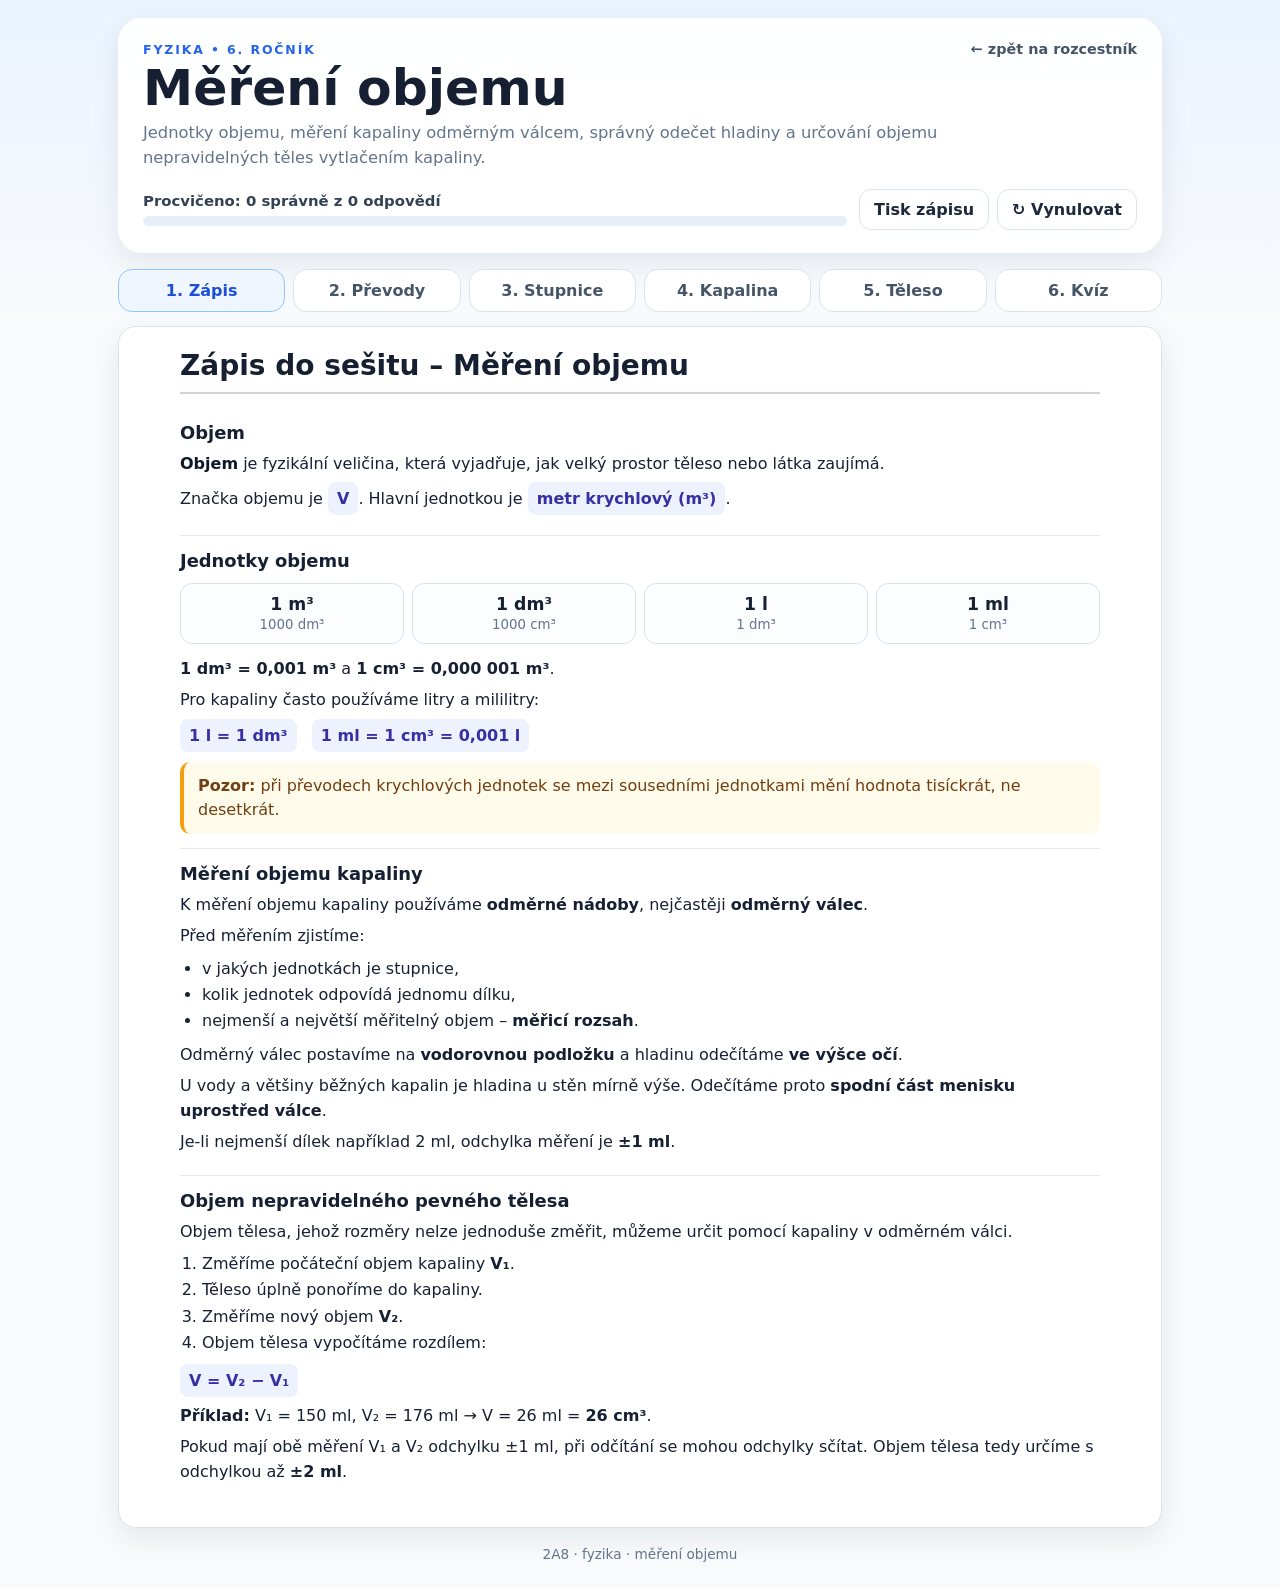
<file: mereni-objemu.html>
<!doctype html>
<html lang="cs">
<head>
<meta charset="utf-8">
<meta name="viewport" content="width=device-width,initial-scale=1">
<title>Měření objemu – 2A8</title>
<style>
:root{
  --bg:#f5f7fb;--card:#fff;--ink:#172033;--muted:#64748b;--line:#dbe3ef;
  --accent:#2563eb;--accent2:#0ea5e9;--good:#15803d;--bad:#b91c1c;--warn:#a16207;
  --soft:#eff6ff;--shadow:0 10px 30px rgba(15,23,42,.08);--radius:18px;
}
*{box-sizing:border-box}
html{scroll-behavior:smooth}
body{margin:0;font-family:Inter,system-ui,-apple-system,"Segoe UI",Roboto,Arial,sans-serif;background:linear-gradient(180deg,#eaf3ff 0,#f8fafc 320px);color:var(--ink)}
button,input{font:inherit}
button{cursor:pointer}
a{color:inherit}
.shell{max-width:1080px;margin:auto;padding:18px}
header{background:rgba(255,255,255,.95);border:1px solid rgba(255,255,255,.9);box-shadow:var(--shadow);border-radius:24px;padding:22px 24px;margin-bottom:16px}
.topline{display:flex;gap:12px;align-items:center;justify-content:space-between;flex-wrap:wrap}
.eyebrow{font-size:.78rem;letter-spacing:.15em;text-transform:uppercase;color:var(--accent);font-weight:850}
.home{font-size:.9rem;text-decoration:none;color:#475569;font-weight:750}
h1{margin:.3rem 0 .4rem;font-size:clamp(1.9rem,4.6vw,3.15rem);line-height:1.03}
.lead{margin:0;color:var(--muted);font-size:1.02rem;line-height:1.55;max-width:860px}
.toprow{display:flex;gap:12px;align-items:center;justify-content:space-between;flex-wrap:wrap;margin-top:18px}
.progress-wrap{flex:1;min-width:220px}
.score{font-weight:800;font-size:.93rem;color:#334155;margin-bottom:6px}
.progress{height:10px;background:#e8eef7;border-radius:999px;overflow:hidden}
.progress>div{height:100%;width:0;background:linear-gradient(90deg,var(--accent),var(--accent2));transition:.25s}
.toolbar{display:flex;gap:8px;flex-wrap:wrap}
.btn{border:0;border-radius:12px;padding:10px 14px;font-weight:800;background:#e8eef8;color:#1e293b}
.btn.primary{background:var(--accent);color:#fff}
.btn.ghost{background:#fff;border:1px solid var(--line)}
.tabs{display:grid;grid-template-columns:repeat(6,1fr);gap:8px;margin:14px 0}
.tab{border:1px solid var(--line);background:#fff;border-radius:14px;padding:11px 8px;font-weight:850;color:#475569}
.tab.active{background:var(--soft);color:#1d4ed8;border-color:#93c5fd}
.panel{display:none;background:var(--card);border:1px solid var(--line);box-shadow:var(--shadow);border-radius:var(--radius);padding:22px}
.panel.active{display:block}
.panel h2{margin:0 0 8px;font-size:1.55rem}
.intro{color:var(--muted);margin:0 0 18px;line-height:1.55}
.note-sheet{max-width:920px;margin:auto}
.note-title{padding-bottom:10px;border-bottom:2px solid #cbd5e1;margin-bottom:14px}
.note-title h2{font-size:1.75rem;margin:0}
.note-block{padding:14px 0;border-bottom:1px solid #e2e8f0}
.note-block:last-child{border-bottom:0}
.note-block h3{margin:0 0 8px;font-size:1.12rem}
.note-block p{margin:6px 0;line-height:1.58}
.note-block ul,.note-block ol{margin:7px 0;padding-left:22px;line-height:1.65}
.formula{display:inline-block;padding:4px 9px;border-radius:8px;background:#eef2ff;font-weight:850;color:#3730a3}
.key{font-weight:850;color:#0f172a}
.callout{margin-top:10px;padding:12px 14px;border-left:4px solid #f59e0b;background:#fffbeb;border-radius:10px;color:#713f12;line-height:1.5}
.unit-grid{display:grid;grid-template-columns:repeat(4,1fr);gap:8px;margin:12px 0}
.unit{border:1px solid var(--line);border-radius:12px;padding:10px;text-align:center;background:#fbfdff}
.unit b{display:block;font-size:1.08rem}
.unit small{color:var(--muted)}
.two{display:grid;grid-template-columns:1fr 1fr;gap:14px}
.card{border:1px solid var(--line);border-radius:16px;padding:16px;background:#fbfdff}
.card h3{margin:0 0 8px}.card p{margin:6px 0;line-height:1.5;color:#475569}
.game-card{border:1px solid var(--line);border-radius:18px;padding:20px;background:linear-gradient(180deg,#fff,#fbfdff)}
.prompt{font-size:clamp(1.2rem,3vw,1.65rem);font-weight:900;margin:4px 0 7px}
.subprompt{color:var(--muted);line-height:1.45}
.answers{display:flex;gap:10px;justify-content:center;flex-wrap:wrap;margin-top:18px}
.answer{min-width:145px;border:1px solid #cbd5e1;background:#fff;border-radius:14px;padding:13px 16px;font-weight:850}
.answer:hover{border-color:#93c5fd;background:#eff6ff}
.answer.correct{background:#ecfdf5;border-color:#86efac;color:#166534}
.answer.wrong{background:#fef2f2;border-color:#fca5a5;color:#991b1b}
.feedback{margin-top:15px;min-height:48px;border-radius:12px;padding:11px 13px;display:none;line-height:1.45}
.feedback.show{display:block}.feedback.good{background:#ecfdf5;color:#166534}.feedback.bad{background:#fff7ed;color:#9a3412}.feedback.info{background:#eff6ff;color:#1d4ed8}
.inputrow{display:flex;gap:9px;justify-content:center;align-items:center;flex-wrap:wrap;margin-top:18px}
.inputrow input{width:180px;border:1px solid #cbd5e1;border-radius:12px;padding:12px 14px;text-align:center;font-weight:850;background:#fff}
.inputrow .unit-suffix{font-weight:900}
.nextrow{display:flex;justify-content:center;gap:8px;flex-wrap:wrap;margin-top:12px}
.cylinder-wrap{display:flex;justify-content:center;margin:18px 0}
.cylinder-wrap svg{max-width:310px;width:100%;height:auto}
.scale-info{display:grid;grid-template-columns:repeat(3,1fr);gap:10px;margin-top:12px}
.mini{border:1px solid var(--line);border-radius:12px;padding:12px;text-align:center;background:#fff}
.mini b{display:block;font-size:1.1rem}.mini small{color:var(--muted)}
.quizbox{max-width:760px;margin:auto}
.qmeta{display:flex;justify-content:space-between;color:var(--muted);font-weight:800;margin-bottom:10px}
.quiz-options{display:grid;gap:10px;margin-top:14px}
.quiz-option{text-align:left;border:1px solid var(--line);background:#fff;border-radius:12px;padding:12px 14px;font-weight:750}
.quiz-option.correct{background:#ecfdf5;border-color:#86efac;color:#166534}
.quiz-option.wrong{background:#fef2f2;border-color:#fca5a5;color:#991b1b}
.result{display:none;text-align:center;padding:22px}.result.show{display:block}.bigscore{font-size:3rem;font-weight:950;color:#1d4ed8}
footer{color:#64748b;text-align:center;padding:18px 4px 8px;font-size:.85rem}
@media(max-width:800px){.tabs{grid-template-columns:repeat(3,1fr)}.two{grid-template-columns:1fr}.unit-grid{grid-template-columns:repeat(2,1fr)}.scale-info{grid-template-columns:1fr 1fr}}
@media(max-width:520px){.shell{padding:10px}header,.panel{padding:16px;border-radius:16px}.tabs{grid-template-columns:repeat(2,1fr)}.unit-grid,.scale-info{grid-template-columns:1fr}.answer{width:100%}.inputrow input{width:145px}}
@media print{
 body{background:#fff}.tabs,.toolbar,.progress-wrap,.score,footer,.home{display:none!important}
 header{box-shadow:none;border:0;padding:0;margin:0 0 8px}.lead,.eyebrow{display:none}
 .panel{display:none!important;box-shadow:none;border:0;padding:0}#notes{display:block!important}
 .note-sheet{max-width:none}.note-block{break-inside:avoid}.callout{border:1px solid #ddd;border-left:4px solid #999;background:#fff}
 h1{font-size:24px}
}
</style>
</head>
<body>
<div class="shell">
<header>
  <div class="topline">
    <div class="eyebrow">Fyzika • 6. ročník</div>
    <a class="home" href="index.html">← zpět na rozcestník</a>
  </div>
  <h1>Měření objemu</h1>
  <p class="lead">Jednotky objemu, měření kapaliny odměrným válcem, správný odečet hladiny a určování objemu nepravidelných těles vytlačením kapaliny.</p>
  <div class="toprow">
    <div class="progress-wrap">
      <div class="score" id="scoreText">Procvičeno: 0 správně z 0 odpovědí</div>
      <div class="progress"><div id="progressBar"></div></div>
    </div>
    <div class="toolbar">
      <button class="btn ghost" onclick="window.print()">Tisk zápisu</button>
      <button class="btn ghost" id="resetAll">↻ Vynulovat</button>
    </div>
  </div>
</header>

<nav class="tabs" aria-label="Části aplikace">
  <button class="tab active" data-tab="notes">1. Zápis</button>
  <button class="tab" data-tab="units">2. Převody</button>
  <button class="tab" data-tab="scale">3. Stupnice</button>
  <button class="tab" data-tab="liquid">4. Kapalina</button>
  <button class="tab" data-tab="solid">5. Těleso</button>
  <button class="tab" data-tab="quiz">6. Kvíz</button>
</nav>

<section class="panel active" id="notes">
  <div class="note-sheet">
    <div class="note-title"><h2>Zápis do sešitu – Měření objemu</h2></div>

    <div class="note-block">
      <h3>Objem</h3>
      <p><span class="key">Objem</span> je fyzikální veličina, která vyjadřuje, jak velký prostor těleso nebo látka zaujímá.</p>
      <p>Značka objemu je <span class="formula">V</span>. Hlavní jednotkou je <span class="formula">metr krychlový (m³)</span>.</p>
    </div>

    <div class="note-block">
      <h3>Jednotky objemu</h3>
      <div class="unit-grid">
        <div class="unit"><b>1 m³</b><small>1000 dm³</small></div>
        <div class="unit"><b>1 dm³</b><small>1000 cm³</small></div>
        <div class="unit"><b>1 l</b><small>1 dm³</small></div>
        <div class="unit"><b>1 ml</b><small>1 cm³</small></div>
      </div>
      <p><b>1 dm³ = 0,001 m³</b> a <b>1 cm³ = 0,000 001 m³</b>.</p>
      <p>Pro kapaliny často používáme litry a mililitry:</p>
      <p><span class="formula">1 l = 1 dm³</span> &nbsp; <span class="formula">1 ml = 1 cm³ = 0,001 l</span></p>
      <div class="callout"><b>Pozor:</b> při převodech krychlových jednotek se mezi sousedními jednotkami mění hodnota tisíckrát, ne desetkrát.</div>
    </div>

    <div class="note-block">
      <h3>Měření objemu kapaliny</h3>
      <p>K měření objemu kapaliny používáme <b>odměrné nádoby</b>, nejčastěji <b>odměrný válec</b>.</p>
      <p>Před měřením zjistíme:</p>
      <ul>
        <li>v jakých jednotkách je stupnice,</li>
        <li>kolik jednotek odpovídá jednomu dílku,</li>
        <li>nejmenší a největší měřitelný objem – <b>měřicí rozsah</b>.</li>
      </ul>
      <p>Odměrný válec postavíme na <b>vodorovnou podložku</b> a hladinu odečítáme <b>ve výšce očí</b>.</p>
      <p>U vody a většiny běžných kapalin je hladina u stěn mírně výše. Odečítáme proto <b>spodní část menisku uprostřed válce</b>.</p>
      <p>Je-li nejmenší dílek například 2 ml, odchylka měření je <b>±1 ml</b>.</p>
    </div>

    <div class="note-block">
      <h3>Objem nepravidelného pevného tělesa</h3>
      <p>Objem tělesa, jehož rozměry nelze jednoduše změřit, můžeme určit pomocí kapaliny v odměrném válci.</p>
      <ol>
        <li>Změříme počáteční objem kapaliny <b>V₁</b>.</li>
        <li>Těleso úplně ponoříme do kapaliny.</li>
        <li>Změříme nový objem <b>V₂</b>.</li>
        <li>Objem tělesa vypočítáme rozdílem:</li>
      </ol>
      <p><span class="formula">V = V₂ − V₁</span></p>
      <p><b>Příklad:</b> V₁ = 150 ml, V₂ = 176 ml → V = 26 ml = <b>26 cm³</b>.</p>
      <p>Pokud mají obě měření V₁ a V₂ odchylku ±1 ml, při odčítání se mohou odchylky sčítat. Objem tělesa tedy určíme s odchylkou až <b>±2 ml</b>.</p>
    </div>
  </div>
</section>

<section class="panel" id="units">
  <h2>Převody jednotek objemu</h2>
  <p class="intro">Doplň výsledek. Desetinnou čárku i tečku aplikace přijme.</p>
  <div class="game-card">
    <div class="prompt" id="unitPrompt"></div>
    <div class="subprompt" id="unitHint"></div>
    <div class="inputrow">
      <input id="unitInput" inputmode="decimal" autocomplete="off">
      <span class="unit-suffix" id="unitSuffix"></span>
    </div>
    <div class="nextrow">
      <button class="btn primary" onclick="checkUnit()">Zkontrolovat</button>
      <button class="btn" onclick="newUnit()">Nový příklad</button>
    </div>
    <div class="feedback" id="unitFeedback"></div>
  </div>
</section>

<section class="panel" id="scale">
  <h2>Nejmenší dílek, rozsah a odchylka</h2>
  <p class="intro">Procvič si informace, které musíš zjistit před měřením.</p>
  <div class="game-card">
    <div class="prompt" id="scalePrompt"></div>
    <div class="scale-info">
      <div class="mini"><small>dolní mez</small><b id="scaleMin"></b></div>
      <div class="mini"><small>horní mez</small><b id="scaleMax"></b></div>
      <div class="mini"><small>počet intervalů</small><b id="scaleIntervals"></b></div>
    </div>
    <div class="inputrow">
      <input id="scaleInput" inputmode="decimal" autocomplete="off">
      <span class="unit-suffix" id="scaleSuffix">ml</span>
    </div>
    <div class="nextrow">
      <button class="btn primary" onclick="checkScale()">Zkontrolovat</button>
      <button class="btn" onclick="newScale()">Nová stupnice</button>
    </div>
    <div class="feedback" id="scaleFeedback"></div>
  </div>
</section>

<section class="panel" id="liquid">
  <h2>Čtení z odměrného válce</h2>
  <p class="intro">Hladinu odečítej ve výšce očí. U vody čteme spodní část menisku.</p>
  <div class="game-card">
    <div class="prompt">Jaký objem kapaliny ukazuje válec?</div>
    <div class="cylinder-wrap">
      <svg viewBox="0 0 260 430" aria-label="Odměrný válec">
        <defs>
          <linearGradient id="water" x1="0" y1="0" x2="0" y2="1">
            <stop offset="0%" stop-color="#7dd3fc" stop-opacity=".75"/>
            <stop offset="100%" stop-color="#38bdf8" stop-opacity=".9"/>
          </linearGradient>
        </defs>
        <rect x="75" y="20" width="110" height="350" rx="10" fill="white" stroke="#64748b" stroke-width="4"/>
        <rect x="55" y="370" width="150" height="18" rx="7" fill="#cbd5e1"/>
        <g id="ticks"></g>
        <path id="liquidShape" fill="url(#water)" stroke="#0284c7" stroke-width="2"></path>
        <text x="130" y="414" text-anchor="middle" font-size="18" font-weight="700" fill="#475569">ml</text>
      </svg>
    </div>
    <div class="inputrow">
      <input id="liquidInput" inputmode="decimal" autocomplete="off">
      <span class="unit-suffix">ml</span>
    </div>
    <div class="nextrow">
      <button class="btn primary" onclick="checkLiquid()">Zkontrolovat</button>
      <button class="btn" onclick="newLiquid()">Nové měření</button>
    </div>
    <div class="feedback" id="liquidFeedback"></div>
  </div>
</section>

<section class="panel" id="solid">
  <h2>Objem nepravidelného tělesa</h2>
  <p class="intro">Vypočítej objem ponořeného tělesa z rozdílu dvou odečtů.</p>
  <div class="game-card">
    <div class="two">
      <div class="card">
        <h3>Před ponořením</h3>
        <p>V₁ = <b id="solidV1"></b> ml</p>
      </div>
      <div class="card">
        <h3>Po ponoření</h3>
        <p>V₂ = <b id="solidV2"></b> ml</p>
      </div>
    </div>
    <div class="prompt" style="margin-top:18px">Jaký je objem tělesa?</div>
    <div class="inputrow">
      <input id="solidInput" inputmode="decimal" autocomplete="off">
      <span class="unit-suffix">cm³</span>
    </div>
    <div class="nextrow">
      <button class="btn primary" onclick="checkSolid()">Zkontrolovat</button>
      <button class="btn" onclick="newSolid()">Nové těleso</button>
    </div>
    <div class="feedback" id="solidFeedback"></div>
  </div>
</section>

<section class="panel" id="quiz">
  <div class="quizbox">
    <h2>Závěrečný kvíz</h2>
    <p class="intro">Deset otázek z celé kapitoly.</p>
    <div id="quizGame">
      <div class="qmeta"><span id="quizCount"></span><span id="quizScore"></span></div>
      <div class="prompt" id="quizPrompt"></div>
      <div class="quiz-options" id="quizOptions"></div>
      <div class="feedback" id="quizFeedback"></div>
      <div class="nextrow"><button class="btn primary" id="quizNext" style="display:none">Další otázka</button></div>
    </div>
    <div class="result" id="quizResult">
      <div class="bigscore" id="bigScore"></div>
      <p id="resultText"></p>
      <button class="btn primary" onclick="startQuiz()">Zkusit znovu</button>
    </div>
  </div>
</section>

<footer>2A8 · fyzika · měření objemu</footer>
</div>

<script>
const tabs=[...document.querySelectorAll('.tab')];
tabs.forEach(b=>b.addEventListener('click',()=>{
  tabs.forEach(x=>x.classList.remove('active'));
  document.querySelectorAll('.panel').forEach(x=>x.classList.remove('active'));
  b.classList.add('active');
  document.getElementById(b.dataset.tab).classList.add('active');
}));

let good=0,total=0;
function addScore(ok){
  total++; if(ok) good++;
  document.getElementById('scoreText').textContent='Procvičeno: '+good+' správně z '+total+' odpovědí';
  document.getElementById('progressBar').style.width=(total?Math.round(100*good/total):0)+'%';
}
function num(v){return Number(String(v).trim().replace(',','.'))}
function close(a,b){return Math.abs(a-b)<1e-9}
function fb(id,type,text){
  const el=document.getElementById(id);
  el.className='feedback show '+type;
  el.innerHTML=text;
}
function clearFb(id){const el=document.getElementById(id);el.className='feedback';el.innerHTML='';}

document.getElementById('resetAll').onclick=()=>{
  good=0;total=0;addScore(false);total=0;good=0;
  document.getElementById('scoreText').textContent='Procvičeno: 0 správně z 0 odpovědí';
  document.getElementById('progressBar').style.width='0%';
  newUnit();newScale();newLiquid();newSolid();startQuiz();
};

const unitTasks=[
  {a:2.4,from:'l',to:'ml',factor:1000,h:'1 l = 1000 ml'},
  {a:350,from:'ml',to:'l',factor:.001,h:'1000 ml = 1 l'},
  {a:4.2,from:'dm³',to:'cm³',factor:1000,h:'1 dm³ = 1000 cm³'},
  {a:5600,from:'cm³',to:'dm³',factor:.001,h:'1000 cm³ = 1 dm³'},
  {a:.75,from:'l',to:'cm³',factor:1000,h:'1 l = 1 dm³ = 1000 cm³'},
  {a:125,from:'ml',to:'cm³',factor:1,h:'1 ml = 1 cm³'},
  {a:.006,from:'m³',to:'l',factor:1000,h:'1 m³ = 1000 l'},
  {a:3.5,from:'dm³',to:'l',factor:1,h:'1 dm³ = 1 l'}
];
let uTask;
function newUnit(){
  uTask=unitTasks[Math.floor(Math.random()*unitTasks.length)];
  document.getElementById('unitPrompt').textContent=uTask.a.toString().replace('.',',')+' '+uTask.from+' = ? '+uTask.to;
  document.getElementById('unitHint').textContent='Pomůcka: '+uTask.h;
  document.getElementById('unitSuffix').textContent=uTask.to;
  document.getElementById('unitInput').value='';
  clearFb('unitFeedback');
}
function checkUnit(){
  const ans=num(document.getElementById('unitInput').value);
  const correct=uTask.a*uTask.factor;
  const ok=Number.isFinite(ans)&&close(ans,correct);
  addScore(ok);
  fb('unitFeedback',ok?'good':'bad',ok?'✓ Správně.':'Správně je <b>'+String(correct).replace('.',',')+' '+uTask.to+'</b>.');
}

let sTask;
function newScale(){
  const min=[0,20,50][Math.floor(Math.random()*3)];
  const step=[1,2,5,10][Math.floor(Math.random()*4)];
  const intervals=[10,20,25,50][Math.floor(Math.random()*4)];
  const max=min+step*intervals;
  sTask={min,max,intervals,step,mode:Math.random()<.5?'step':'dev'};
  document.getElementById('scaleMin').textContent=min+' ml';
  document.getElementById('scaleMax').textContent=max+' ml';
  document.getElementById('scaleIntervals').textContent=intervals;
  document.getElementById('scalePrompt').textContent=sTask.mode==='step'?'Kolik ml odpovídá jednomu dílku?':'Jaká je největší odchylka měření?';
  document.getElementById('scaleInput').value='';
  clearFb('scaleFeedback');
}
function checkScale(){
  const ans=num(document.getElementById('scaleInput').value);
  const correct=sTask.mode==='step'?sTask.step:sTask.step/2;
  const ok=Number.isFinite(ans)&&close(ans,correct);
  addScore(ok);
  fb('scaleFeedback',ok?'good':'bad',ok?'✓ Správně.':'Správně je <b>'+String(correct).replace('.',',')+' ml</b>.');
}

let lTask;
function drawCylinder(){
  const ticks=document.getElementById('ticks');ticks.innerHTML='';
  const top=40,bottom=350,left=75,right=185;
  const range=lTask.max-lTask.min;
  const count=Math.round(range/lTask.step);
  for(let i=0;i<=count;i++){
    const val=lTask.min+i*lTask.step;
    const y=bottom-(val-lTask.min)/range*(bottom-top);
    const major=i%5===0;
    const line=document.createElementNS('http://www.w3.org/2000/svg','line');
    line.setAttribute('x1',major?145:158);line.setAttribute('x2',right);
    line.setAttribute('y1',y);line.setAttribute('y2',y);
    line.setAttribute('stroke','#64748b');line.setAttribute('stroke-width',major?'2':'1');
    ticks.appendChild(line);
    if(major){
      const text=document.createElementNS('http://www.w3.org/2000/svg','text');
      text.setAttribute('x','138');text.setAttribute('y',y+5);text.setAttribute('text-anchor','end');
      text.setAttribute('font-size','13');text.setAttribute('fill','#475569');text.textContent=val;
      ticks.appendChild(text);
    }
  }
  const y=bottom-(lTask.value-lTask.min)/range*(bottom-top);
  const p=document.getElementById('liquidShape');
  p.setAttribute('d','M77 '+(y+3)+' Q130 '+(y+13)+' 183 '+(y+3)+' L183 367 L77 367 Z');
}
function newLiquid(){
  const configs=[
    {min:0,max:100,step:2},
    {min:0,max:100,step:5},
    {min:20,max:250,step:2},
    {min:0,max:250,step:5}
  ];
  const c=configs[Math.floor(Math.random()*configs.length)];
  const count=Math.floor((c.max-c.min)/c.step);
  const k=5+Math.floor(Math.random()*(count-10));
  lTask={...c,value:c.min+k*c.step};
  document.getElementById('liquidInput').value='';
  clearFb('liquidFeedback');
  drawCylinder();
}
function checkLiquid(){
  const ans=num(document.getElementById('liquidInput').value);
  const ok=Number.isFinite(ans)&&close(ans,lTask.value);
  addScore(ok);
  fb('liquidFeedback',ok?'good':'bad',
     ok?'✓ Správně. Nejmenší dílek je '+lTask.step+' ml, takže odchylka je ±'+String(lTask.step/2).replace('.',',')+' ml.':
     'Správný odečet je <b>'+lTask.value+' ml</b>. Čti spodní část menisku ve výšce očí.');
}

let bodyTask;
function newSolid(){
  const v1=80+Math.floor(Math.random()*13)*5;
  const obj=(4+Math.floor(Math.random()*9))*5;
  bodyTask={v1,v2:v1+obj,obj};
  document.getElementById('solidV1').textContent=bodyTask.v1;
  document.getElementById('solidV2').textContent=bodyTask.v2;
  document.getElementById('solidInput').value='';
  clearFb('solidFeedback');
}
function checkSolid(){
  const ans=num(document.getElementById('solidInput').value);
  const ok=Number.isFinite(ans)&&close(ans,bodyTask.obj);
  addScore(ok);
  fb('solidFeedback',ok?'good':'bad',
     ok?'✓ Správně: V = V₂ − V₁ = '+bodyTask.v2+' − '+bodyTask.v1+' = <b>'+bodyTask.obj+' cm³</b>.':
     'Použij V = V₂ − V₁. Správně: <b>'+bodyTask.obj+' cm³</b>.');
}

const quizBank=[
 {q:'Jaká je značka objemu?',o:['V','O','S'],c:0},
 {q:'Jaká je hlavní jednotka objemu?',o:['m²','m³','l'],c:1},
 {q:'Čemu se rovná 1 litr?',o:['1 cm³','1 dm³','1 m³'],c:1},
 {q:'Čemu se rovná 1 ml?',o:['1 cm³','1 dm³','10 cm³'],c:0},
 {q:'Kolik litrů je 1 m³?',o:['10 l','100 l','1000 l'],c:2},
 {q:'Co zjistíme před měřením odměrným válcem?',o:['jen barvu kapaliny','jednotku, nejmenší dílek a rozsah','jen největší číslo'],c:1},
 {q:'Jak správně odečítáme hladinu vody?',o:['shora','ve výšce očí, u spodní části menisku','zdola'],c:1},
 {q:'Nejmenší dílek válce je 2 ml. Jaká je odchylka?',o:['±2 ml','±1 ml','±0,2 ml'],c:1},
 {q:'Jak určíme objem nepravidelného tělesa ponořením?',o:['V = V₁ + V₂','V = V₂ − V₁','V = V₁ · V₂'],c:1},
 {q:'V₁ = 150 ml a V₂ = 176 ml. Objem tělesa je:',o:['26 cm³','326 cm³','176 cm³'],c:0},
 {q:'Každý z odečtů V₁ a V₂ má odchylku ±1 ml. Odchylka rozdílu může být až:',o:['±0 ml','±1 ml','±2 ml'],c:2},
 {q:'Proč musí těleso být při vytlačovací metodě celé ponořené?',o:['jinak nevytlačí kapalinu odpovídající celému svému objemu','aby se zahřálo','jen kvůli barvě kapaliny'],c:0}
];
let qOrder=[],qIndex=0,qScore=0,qLocked=false;
function startQuiz(){
  qOrder=[...quizBank].sort(()=>Math.random()-.5).slice(0,10);
  qIndex=0;qScore=0;qLocked=false;
  document.getElementById('quizGame').style.display='block';
  document.getElementById('quizResult').classList.remove('show');
  showQuestion();
}
function showQuestion(){
  qLocked=false;
  const q=qOrder[qIndex];
  document.getElementById('quizCount').textContent='Otázka '+(qIndex+1)+' / '+qOrder.length;
  document.getElementById('quizScore').textContent='Body: '+qScore;
  document.getElementById('quizPrompt').textContent=q.q;
  const box=document.getElementById('quizOptions');box.innerHTML='';
  q.o.forEach((txt,i)=>{
    const b=document.createElement('button');b.className='quiz-option';b.textContent=txt;
    b.onclick=()=>answerQuiz(i,b);
    box.appendChild(b);
  });
  clearFb('quizFeedback');
  document.getElementById('quizNext').style.display='none';
}
function answerQuiz(i,btn){
  if(qLocked)return;qLocked=true;
  const q=qOrder[qIndex],buttons=[...document.querySelectorAll('.quiz-option')],ok=i===q.c;
  buttons[q.c].classList.add('correct');if(!ok)btn.classList.add('wrong');
  if(ok){qScore++;addScore(true);fb('quizFeedback','good','✓ Správně.');}
  else{addScore(false);fb('quizFeedback','bad','Správná odpověď: <b>'+q.o[q.c]+'</b>.');}
  document.getElementById('quizScore').textContent='Body: '+qScore;
  const n=document.getElementById('quizNext');n.style.display='inline-block';n.textContent=qIndex===qOrder.length-1?'Výsledek':'Další otázka';
}
document.getElementById('quizNext').onclick=()=>{
  qIndex++;
  if(qIndex>=qOrder.length){
    document.getElementById('quizGame').style.display='none';
    const r=document.getElementById('quizResult');r.classList.add('show');
    document.getElementById('bigScore').textContent=qScore+' / '+qOrder.length;
    document.getElementById('resultText').textContent=qScore>=9?'Výborně!':qScore>=7?'Velmi dobře.':qScore>=5?'Základ máš, ještě trochu procvič.':'Vrať se k zápisu a zkus kvíz znovu.';
  }else showQuestion();
};

newUnit();newScale();newLiquid();newSolid();startQuiz();
</script>
</body>
</html>
</file>
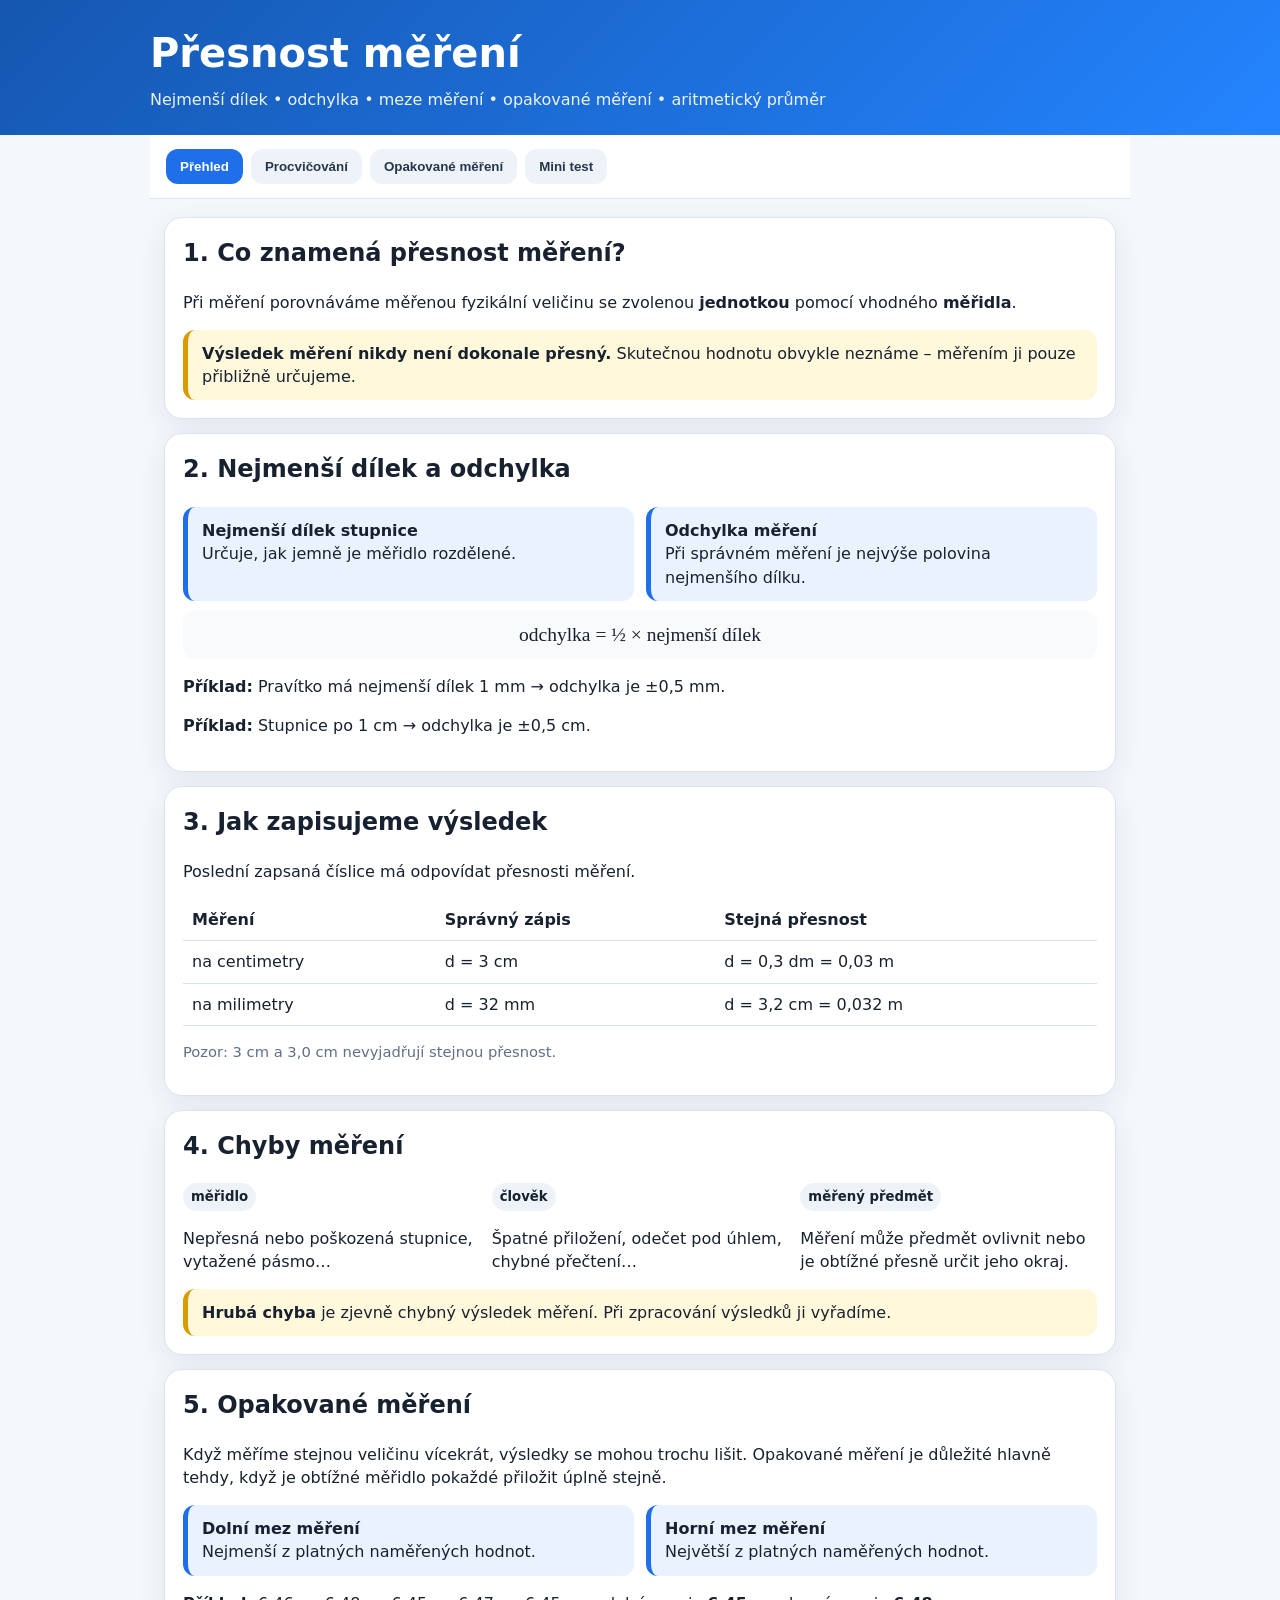
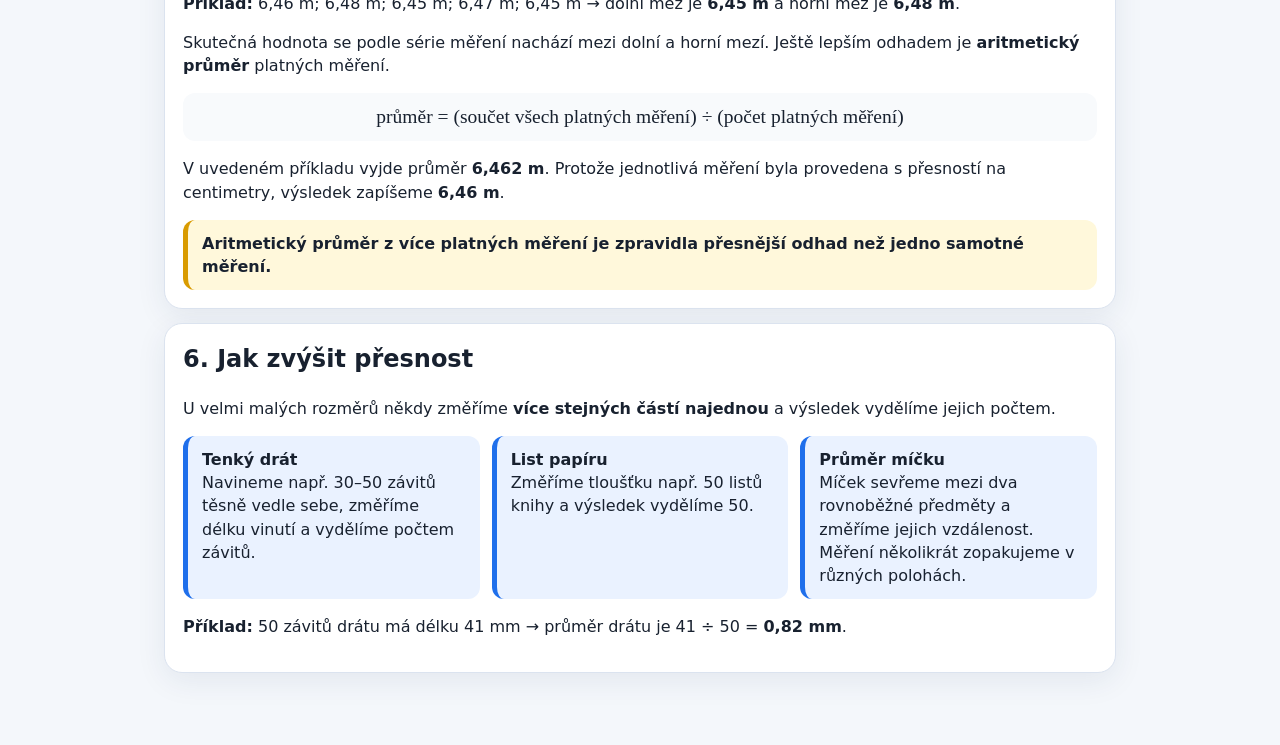
<file: presnost-mereni.html>
<!doctype html>
<html lang="cs">
<head>
<meta charset="utf-8">
<meta name="viewport" content="width=device-width,initial-scale=1">
<title>Přesnost měření – procvičování</title>
<style>
:root{
  --bg:#f4f7fb;--card:#fff;--ink:#18212f;--muted:#607086;
  --blue:#1f6feb;--blue2:#eaf2ff;--green:#15803d;--greenbg:#ecfdf3;
  --red:#b42318;--redbg:#fff1f0;--amber:#9a6700;--amberbg:#fff8db;
  --line:#dbe3ef;--shadow:0 8px 30px rgba(31,55,90,.08)
}
*{box-sizing:border-box}
body{margin:0;font-family:system-ui,-apple-system,Segoe UI,Roboto,Arial,sans-serif;background:var(--bg);color:var(--ink);line-height:1.45}
header{background:linear-gradient(135deg,#1557b0,#2484ff);color:white;padding:24px 16px}
.wrap{max-width:980px;margin:auto}
header h1{margin:0 0 6px;font-size:clamp(1.65rem,5vw,2.5rem)}
header p{margin:0;opacity:.92}
nav{display:flex;gap:8px;flex-wrap:wrap;padding:14px 16px;background:white;border-bottom:1px solid var(--line);position:sticky;top:0;z-index:10}
nav button,.btn{border:0;border-radius:12px;padding:10px 14px;font-weight:700;cursor:pointer}
nav button{background:#eef3f9;color:#27364c}
nav button.active{background:var(--blue);color:white}
main{max-width:980px;margin:18px auto;padding:0 14px 40px}
section{display:none}
section.active{display:block}
.card{background:var(--card);border:1px solid var(--line);border-radius:18px;padding:18px;margin:14px 0;box-shadow:var(--shadow)}
.card h2,.card h3{margin-top:0}
.note{background:var(--blue2);border-left:5px solid var(--blue);padding:12px 14px;border-radius:12px}
.rule{background:var(--amberbg);border-left:5px solid #d99b00;padding:12px 14px;border-radius:12px}
.formula{font-family:Georgia,serif;font-size:1.22rem;text-align:center;padding:10px;background:#f8fafc;border-radius:12px;margin:10px 0}
.grid{display:grid;grid-template-columns:repeat(auto-fit,minmax(240px,1fr));gap:12px}
.q{padding:14px;border:1px solid var(--line);border-radius:14px;margin:12px 0;background:#fff}
.q b{display:block;margin-bottom:8px}
input,select{font:inherit;width:100%;padding:10px 12px;border:1px solid #b9c6d8;border-radius:10px;background:white}
.actions{display:flex;gap:8px;flex-wrap:wrap;margin-top:10px}
.btn.primary{background:var(--blue);color:#fff}
.btn.secondary{background:#edf2f7;color:#26364a}
.btn.ghost{background:white;border:1px solid var(--line);color:#26364a}
.feedback{margin-top:10px;padding:10px 12px;border-radius:10px;display:none}
.feedback.ok{display:block;background:var(--greenbg);color:var(--green)}
.feedback.bad{display:block;background:var(--redbg);color:var(--red)}
.feedback.info{display:block;background:var(--blue2);color:#174a8b}
.big{font-size:1.1rem;font-weight:700}
.progress{height:10px;background:#e7edf5;border-radius:20px;overflow:hidden}
.progress>div{height:100%;background:var(--blue);width:0}
table{width:100%;border-collapse:collapse}
th,td{border-bottom:1px solid var(--line);padding:9px;text-align:left}
.small{font-size:.92rem;color:var(--muted)}
.badge{display:inline-block;padding:4px 8px;border-radius:999px;background:#eef3f9;font-size:.83rem;font-weight:700}
@media(max-width:600px){
  .card{padding:14px;border-radius:14px}
  nav{position:static}
  .actions .btn{flex:1}
}
@media print{
  nav,.actions{display:none!important}
  body{background:white}
  .card{box-shadow:none;break-inside:avoid}
  section{display:block!important}
}
</style>
</head>
<body>
<header>
  <div class="wrap">
    <h1>Přesnost měření</h1>
    <p>Nejmenší dílek • odchylka • meze měření • opakované měření • aritmetický průměr</p>
  </div>
</header>

<nav class="wrap">
  <button class="active" data-tab="prehled">Přehled</button>
  <button data-tab="trenink">Procvičování</button>
  <button data-tab="opak">Opakované měření</button>
  <button data-tab="test">Mini test</button>
</nav>

<main>
<section id="prehled" class="active">
  <div class="card">
    <h2>1. Co znamená přesnost měření?</h2>
    <p>Při měření porovnáváme měřenou fyzikální veličinu se zvolenou <b>jednotkou</b> pomocí vhodného <b>měřidla</b>.</p>
    <div class="rule"><b>Výsledek měření nikdy není dokonale přesný.</b> Skutečnou hodnotu obvykle neznáme – měřením ji pouze přibližně určujeme.</div>
  </div>

  <div class="card">
    <h2>2. Nejmenší dílek a odchylka</h2>
    <div class="grid">
      <div class="note">
        <b>Nejmenší dílek stupnice</b><br>
        Určuje, jak jemně je měřidlo rozdělené.
      </div>
      <div class="note">
        <b>Odchylka měření</b><br>
        Při správném měření je nejvýše polovina nejmenšího dílku.
      </div>
    </div>
    <div class="formula">odchylka = ½ × nejmenší dílek</div>
    <p><b>Příklad:</b> Pravítko má nejmenší dílek 1 mm → odchylka je ±0,5 mm.</p>
    <p><b>Příklad:</b> Stupnice po 1 cm → odchylka je ±0,5 cm.</p>
  </div>

  <div class="card">
    <h2>3. Jak zapisujeme výsledek</h2>
    <p>Poslední zapsaná číslice má odpovídat přesnosti měření.</p>
    <table>
      <tr><th>Měření</th><th>Správný zápis</th><th>Stejná přesnost</th></tr>
      <tr><td>na centimetry</td><td>d = 3 cm</td><td>d = 0,3 dm = 0,03 m</td></tr>
      <tr><td>na milimetry</td><td>d = 32 mm</td><td>d = 3,2 cm = 0,032 m</td></tr>
    </table>
    <p class="small">Pozor: 3 cm a 3,0 cm nevyjadřují stejnou přesnost.</p>
  </div>

  <div class="card">
    <h2>4. Chyby měření</h2>
    <div class="grid">
      <div><span class="badge">měřidlo</span><p>Nepřesná nebo poškozená stupnice, vytažené pásmo…</p></div>
      <div><span class="badge">člověk</span><p>Špatné přiložení, odečet pod úhlem, chybné přečtení…</p></div>
      <div><span class="badge">měřený předmět</span><p>Měření může předmět ovlivnit nebo je obtížné přesně určit jeho okraj.</p></div>
    </div>
    <div class="rule"><b>Hrubá chyba</b> je zjevně chybný výsledek měření. Při zpracování výsledků ji vyřadíme.</div>
  </div>

  <div class="card">
    <h2>5. Opakované měření</h2>
    <p>Když měříme stejnou veličinu vícekrát, výsledky se mohou trochu lišit. Opakované měření je důležité hlavně tehdy, když je obtížné měřidlo pokaždé přiložit úplně stejně.</p>

    <div class="grid">
      <div class="note"><b>Dolní mez měření</b><br>Nejmenší z platných naměřených hodnot.</div>
      <div class="note"><b>Horní mez měření</b><br>Největší z platných naměřených hodnot.</div>
    </div>

    <p><b>Příklad:</b> 6,46 m; 6,48 m; 6,45 m; 6,47 m; 6,45 m → dolní mez je <b>6,45 m</b> a horní mez je <b>6,48 m</b>.</p>
    <p>Skutečná hodnota se podle série měření nachází mezi dolní a horní mezí. Ještě lepším odhadem je <b>aritmetický průměr</b> platných měření.</p>

    <div class="formula">průměr = (součet všech platných měření) ÷ (počet platných měření)</div>
    <p>V uvedeném příkladu vyjde průměr <b>6,462 m</b>. Protože jednotlivá měření byla provedena s přesností na centimetry, výsledek zapíšeme <b>6,46 m</b>.</p>
    <div class="rule"><b>Aritmetický průměr z více platných měření je zpravidla přesnější odhad než jedno samotné měření.</b></div>
  </div>

  <div class="card">
    <h2>6. Jak zvýšit přesnost</h2>
    <p>U velmi malých rozměrů někdy změříme <b>více stejných částí najednou</b> a výsledek vydělíme jejich počtem.</p>
    <div class="grid">
      <div class="note"><b>Tenký drát</b><br>Navineme např. 30–50 závitů těsně vedle sebe, změříme délku vinutí a vydělíme počtem závitů.</div>
      <div class="note"><b>List papíru</b><br>Změříme tloušťku např. 50 listů knihy a výsledek vydělíme 50.</div>
      <div class="note"><b>Průměr míčku</b><br>Míček sevřeme mezi dva rovnoběžné předměty a změříme jejich vzdálenost. Měření několikrát zopakujeme v různých polohách.</div>
    </div>
    <p><b>Příklad:</b> 50 závitů drátu má délku 41 mm → průměr drátu je 41 ÷ 50 = <b>0,82 mm</b>.</p>
  </div>
</section>

<section id="trenink">
  <div class="card">
    <h2>Procvičování</h2>
    <p class="small">Vyplň odpověď a zkontroluj ji. U každé úlohy můžeš zobrazit řešení.</p>
    <div id="practice"></div>
  </div>
</section>

<section id="opak">
  <div class="card">
    <h2>Opakované měření – kalkulačka</h2>
    <p>Zadej naměřené hodnoty oddělené čárkou. Zjevnou hrubou chybu můžeš před výpočtem smazat.</p>
    <label class="big">Naměřené hodnoty</label>
    <input id="vals" value="9.48, 9.45, 9.47, 8.48, 9.48, 9.46, 9.49, 9.51, 9.46, 9.47, 9.45">
    <div class="actions">
      <button class="btn primary" onclick="calcAvg()">Vypočítat průměr</button>
      <button class="btn secondary" onclick="document.getElementById('vals').value='9.48, 9.45, 9.47, 9.48, 9.46, 9.49, 9.51, 9.46, 9.47, 9.45';calcAvg()">Vyřadit 8,48</button>
    </div>
    <div id="avgout" class="feedback"></div>
  </div>

  <div class="card">
    <h2>Měření násobku</h2>
    <p>Např. změříš tloušťku 50 listů knihy nebo délku 30 závitů drátu a vydělíš počtem kusů.</p>
    <div class="grid">
      <div><label>Celková délka / tloušťka</label><input id="total" type="number" step="any" value="41"></div>
      <div><label>Počet kusů / závitů</label><input id="count" type="number" step="1" value="50"></div>
    </div>
    <div class="actions"><button class="btn primary" onclick="multiCalc()">Spočítat jeden kus</button></div>
    <div id="multiout" class="feedback"></div>
  </div>
</section>

<section id="test">
  <div class="card">
    <h2>Mini test</h2>
    <p>6 otázek. Po odevzdání uvidíš skóre.</p>
    <div id="quiz"></div>
    <div class="actions"><button class="btn primary" onclick="gradeQuiz()">Odevzdat test</button><button class="btn secondary" onclick="buildQuiz()">Nový test</button></div>
    <div id="score" class="feedback"></div>
  </div>
</section>
</main>

<script>
const tabs=[...document.querySelectorAll('nav button')];
tabs.forEach(b=>b.onclick=()=>{
  tabs.forEach(x=>x.classList.remove('active')); b.classList.add('active');
  document.querySelectorAll('main section').forEach(s=>s.classList.remove('active'));
  document.getElementById(b.dataset.tab).classList.add('active');
});

const practiceData=[
 {q:"Pravítko má nejmenší dílek 1 mm. Jaká je největší odchylka měření?",a:["0,5 mm","0.5 mm","±0,5 mm","+-0,5 mm"],sol:"Odchylka = polovina nejmenšího dílku = 0,5 mm."},
 {q:"Měřidlo má stupnici po 1 cm. Jaká je odchylka měření?",a:["0,5 cm","0.5 cm","±0,5 cm","+-0,5 cm"],sol:"½ · 1 cm = 0,5 cm."},
 {q:"Délka byla zapsána d = 32 mm. Na jakou jednotku bylo měřeno?",a:["milimetry","mm","na milimetry"],sol:"Poslední číslice je v milimetrech, proto bylo měřeno na milimetry."},
 {q:"Převeď 32 mm do centimetrů se stejnou přesností.",a:["3,2 cm","3.2 cm"],sol:"32 mm = 3,2 cm. Zápis 3,20 cm by tvrdil vyšší přesnost."},
 {q:"Převeď 3 cm do metrů se stejnou přesností.",a:["0,03 m","0.03 m"],sol:"3 cm = 0,03 m."},
 {q:"50 závitů drátu měří dohromady 41 mm. Jaký je průměr drátu?",a:["0,82 mm","0.82 mm"],sol:"41 ÷ 50 = 0,82 mm."},
 {q:"Naměřili jsme 7,9 cm; 8,0 cm; 7,8 cm; 7,9 cm; 8,1 cm. Jaký je aritmetický průměr?",a:["7,94 cm","7.94 cm"],sol:"(7,9+8,0+7,8+7,9+8,1) ÷ 5 = 7,94 cm. Pokud měření bylo na 0,1 cm, konečný výsledek zaokrouhlíme na 7,9 cm."},
 {q:"Jak se nazývá zjevně chybný výsledek, který z opakovaných měření vyřadíme?",a:["hrubá chyba","hrubou chybou"],sol:"Jde o hrubou chybu měření."},
 {q:"Naměřili jsme 6,46 m; 6,48 m; 6,45 m; 6,47 m; 6,45 m. Jaká je dolní mez měření?",a:["6,45 m","6.45 m"],sol:"Dolní mez je nejmenší z platných naměřených hodnot, tedy 6,45 m."},
 {q:"Naměřili jsme 6,46 m; 6,48 m; 6,45 m; 6,47 m; 6,45 m. Jaká je horní mez měření?",a:["6,48 m","6.48 m"],sol:"Horní mez je největší z platných naměřených hodnot, tedy 6,48 m."},
 {q:"Průměr pěti měření vyšel 6,462 m, ale měřili jsme s přesností na centimetry. Jak zapíšeme výsledek?",a:["6,46 m","6.46 m"],sol:"Původní měření byla na centimetry, proto průměr zaokrouhlíme na 6,46 m."},
 {q:"Změříme tloušťku 50 listů knihy 4,5 mm. Jaká je tloušťka jednoho listu?",a:["0,09 mm","0.09 mm"],sol:"4,5 ÷ 50 = 0,09 mm."}
];

function norm(s){return s.toLowerCase().trim().replace(/\s+/g,' ').replace('.',',')}
function renderPractice(){
 const box=document.getElementById('practice'); box.innerHTML='';
 practiceData.forEach((it,i)=>{
  const d=document.createElement('div'); d.className='q';
  d.innerHTML=`<b>${i+1}. ${it.q}</b>
  <input id="p${i}" placeholder="Napiš odpověď">
  <div class="actions">
    <button class="btn primary" onclick="checkP(${i})">Zkontrolovat</button>
    <button class="btn ghost" onclick="showP(${i})">Ukázat řešení</button>
  </div><div id="pf${i}" class="feedback"></div>`;
  box.appendChild(d);
 });
}
function checkP(i){
 const v=norm(document.getElementById('p'+i).value), f=document.getElementById('pf'+i);
 const ok=practiceData[i].a.some(x=>norm(x)===v);
 f.className='feedback '+(ok?'ok':'bad');
 f.textContent=ok?'✓ Správně.':'✗ Zkus to ještě jednou.';
}
function showP(i){
 const f=document.getElementById('pf'+i); f.className='feedback info'; f.textContent=practiceData[i].sol;
}
renderPractice();

function calcAvg(){
 const raw=document.getElementById('vals').value.split(',').map(x=>Number(x.trim().replace(',','.'))).filter(Number.isFinite);
 const out=document.getElementById('avgout');
 if(!raw.length){out.className='feedback bad';out.textContent='Zadej alespoň jednu hodnotu.';return}
 const avg=raw.reduce((a,b)=>a+b,0)/raw.length;
 const min=Math.min(...raw), max=Math.max(...raw);
 out.className='feedback info';
 out.innerHTML=`Počet hodnot: <b>${raw.length}</b><br>Dolní mez: <b>${min.toString().replace('.',',')}</b><br>Horní mez: <b>${max.toString().replace('.',',')}</b><br>Aritmetický průměr: <b>${avg.toFixed(3).replace('.',',')}</b>`;
}
function multiCalc(){
 const t=Number(document.getElementById('total').value), n=Number(document.getElementById('count').value);
 const out=document.getElementById('multiout');
 if(!isFinite(t)||!isFinite(n)||n<=0){out.className='feedback bad';out.textContent='Zadej platné hodnoty.';return}
 out.className='feedback ok'; out.innerHTML=`Jeden kus: <b>${(t/n).toFixed(3).replace('.',',')}</b> ve stejné jednotce jako celková délka.`;
}

const quizBank=[
 {q:"Nejmenší dílek stupnice je 2 mm. Odchylka je:",opts:["±2 mm","±1 mm","±0,2 mm"],correct:1},
 {q:"Který zápis zachovává stejnou přesnost jako 32 mm?",opts:["3,2 cm","3,20 cm","0,32 m"],correct:0},
 {q:"Co je nejlepší odhad z několika platných měření?",opts:["největší hodnota","aritmetický průměr","první hodnota"],correct:1},
 {q:"Zjevně špatně přečtený údaj je:",opts:["náhodná odchylka","hrubá chyba","jednotka"],correct:1},
 {q:"Proč měříme 50 listů knihy najednou?",opts:["abychom zvýšili přesnost určení tloušťky jednoho listu","abychom nemuseli používat jednotky","aby vyšel větší výsledek"],correct:0},
 {q:"Výsledek měření je vždy:",opts:["přesná skutečná hodnota","přibližná hodnota","bez jednotky"],correct:1},
 {q:"Pravítko má dílky po 1 cm. Odchylka je:",opts:["±1 cm","±0,5 cm","±0,1 cm"],correct:1},
 {q:"Po výpočtu průměru výsledek:",opts:["zapíšeme s libovolným počtem desetinných míst","zaokrouhlíme podle přesnosti původních měření","vždy zaokrouhlíme na celé číslo"],correct:1},
 {q:"Dolní mez opakovaného měření je:",opts:["nejmenší platná naměřená hodnota","aritmetický průměr","největší platná naměřená hodnota"],correct:0},
 {q:"Horní mez opakovaného měření je:",opts:["nejmenší platná naměřená hodnota","největší platná naměřená hodnota","polovina nejmenšího dílku"],correct:1},
 {q:"Jak nejlépe určíme tloušťku jednoho velmi tenkého listu pravítkem?",opts:["změříme jeden list jednou","změříme více listů najednou a vydělíme jejich počtem","odhadneme ji pohledem"],correct:1},
 {q:"Proč opakujeme měření průměru míčku v různých polohách?",opts:["abychom získali spolehlivější hodnotu","aby se změnila jednotka","abychom nepotřebovali měřidlo"],correct:0}
];
let currentQuiz=[];
function buildQuiz(){
 currentQuiz=[...quizBank].sort(()=>Math.random()-.5).slice(0,6);
 const q=document.getElementById('quiz'); q.innerHTML='';
 currentQuiz.forEach((it,i)=>{
   const d=document.createElement('div');d.className='q';
   d.innerHTML=`<b>${i+1}. ${it.q}</b>`+it.opts.map((o,j)=>`<label style="display:block;margin:7px 0"><input style="width:auto" type="radio" name="q${i}" value="${j}"> ${o}</label>`).join('');
   q.appendChild(d);
 });
 const s=document.getElementById('score'); s.className='feedback'; s.textContent='';
}
function gradeQuiz(){
 let pts=0;
 currentQuiz.forEach((it,i)=>{
   const el=document.querySelector(`input[name=q${i}]:checked`);
   if(el && Number(el.value)===it.correct) pts++;
 });
 const s=document.getElementById('score'); s.className='feedback '+(pts>=5?'ok':pts>=3?'info':'bad');
 s.innerHTML=`Výsledek: <b>${pts} / ${currentQuiz.length}</b>`;
}
buildQuiz();
</script>
</body>
</html>
</file>
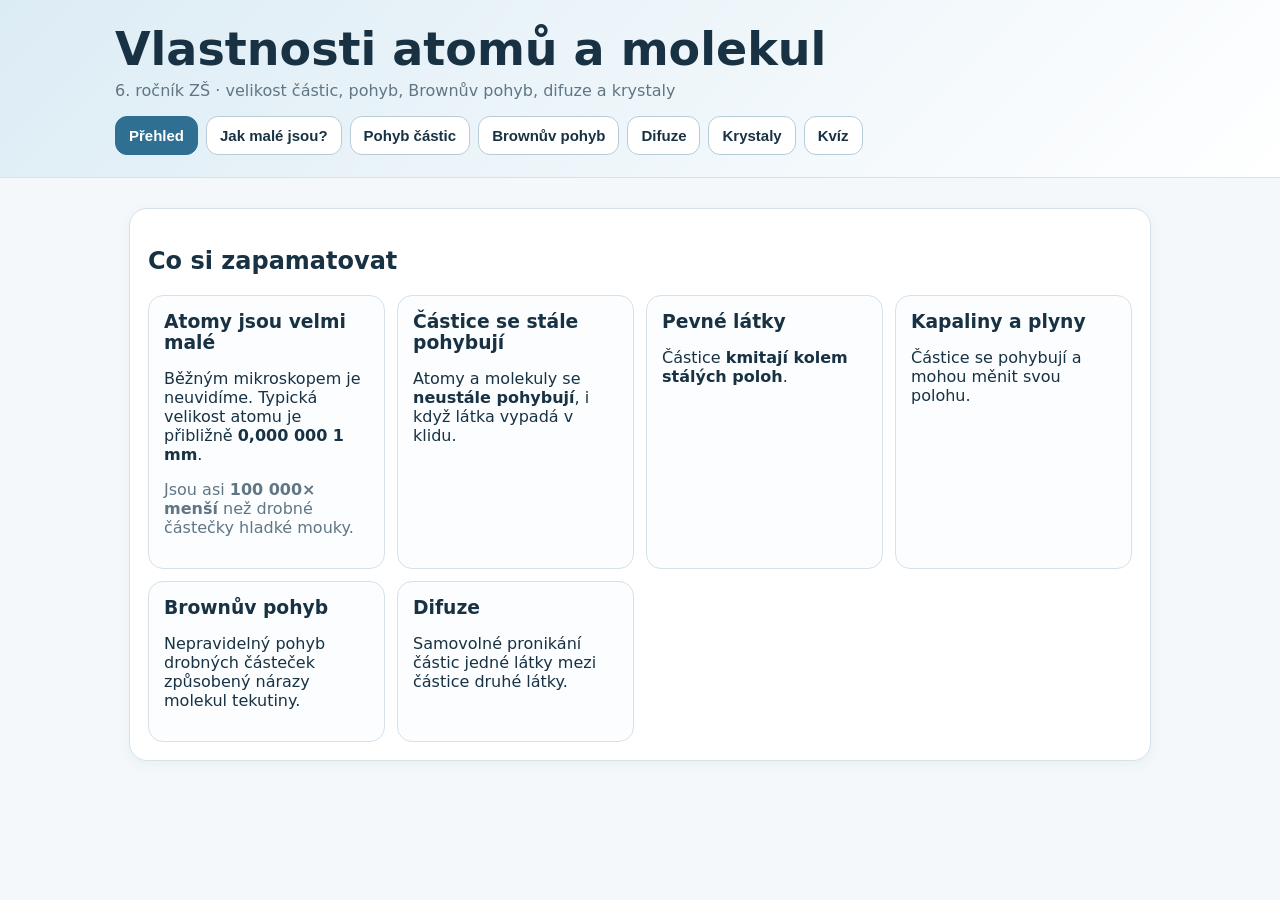
<file: vlastnosti.html>
<!doctype html>
<html lang="cs">
<head>
<meta charset="utf-8"><meta name="viewport" content="width=device-width,initial-scale=1">
<title>Vlastnosti atomů a molekul – 6. ročník</title>
<style>
:root{--bg:#f4f8fb;--card:#fff;--ink:#183243;--muted:#607684;--line:#d6e1e8;--accent:#2f6f91;--ok:#e8f6ea;--bad:#fdecec}
*{box-sizing:border-box}body{margin:0;font-family:system-ui,-apple-system,"Segoe UI",Arial,sans-serif;background:var(--bg);color:var(--ink)}
header{padding:22px 16px;background:linear-gradient(135deg,#dcecf5,#fff);border-bottom:1px solid var(--line)}header .wrap,main{max-width:1050px;margin:auto}h1{margin:0 0 5px;font-size:clamp(29px,5vw,46px)}.muted{color:var(--muted)}
nav{display:flex;gap:8px;flex-wrap:wrap;margin-top:16px}button{border:1px solid #b7ccd8;background:#fff;color:var(--ink);padding:10px 13px;border-radius:12px;font-weight:750;cursor:pointer;font-size:15px}button.active{background:var(--accent);color:#fff;border-color:var(--accent)}
main{padding:16px 14px 42px}.panel{display:none}.panel.active{display:block}.card{background:var(--card);border:1px solid var(--line);border-radius:18px;padding:18px;margin:14px 0;box-shadow:0 3px 14px rgba(30,70,90,.05)}
.grid{display:grid;grid-template-columns:repeat(auto-fit,minmax(230px,1fr));gap:12px}.mini{padding:15px;border:1px solid var(--line);border-radius:15px;background:#fbfdff}.mini h3{margin:0 0 7px}.example{padding:12px 14px;border-left:5px solid var(--accent);background:#f7fbfd;border-radius:9px;margin:10px 0;line-height:1.5}
.stage{height:330px;border:1px solid var(--line);border-radius:17px;background:#fbfdff;position:relative;overflow:hidden}.controls{display:flex;gap:8px;flex-wrap:wrap;margin:10px 0}.p{position:absolute;border-radius:50%}.mol{width:12px;height:12px;background:#5aa7d6}.dust{width:26px;height:26px;background:#e96f5d;border:3px solid #aa4035}.cr{width:24px;height:24px;border-radius:5px;background:#f2c14e;border:2px solid #b78d17}
.question{font-size:21px;font-weight:800;margin:10px 0 14px}.answers{display:grid;gap:9px}.answer{text-align:left;width:100%}.feedback{display:none;margin-top:13px;padding:12px;border-radius:12px}.feedback.ok{display:block;background:var(--ok);border:1px solid #bddfc1}.feedback.bad{display:block;background:var(--bad);border:1px solid #efc5c5}.row{display:flex;gap:10px;align-items:center;flex-wrap:wrap}.score{margin-left:auto;font-weight:800}
.compare-grid{display:grid;grid-template-columns:repeat(auto-fit,minmax(240px,1fr));gap:12px}.compare{padding:16px;border:1px solid var(--line);border-radius:16px;background:#fbfdff;min-height:210px}.compare h3{margin:0 0 8px}.compare-visual{height:115px;position:relative;margin:10px 0 6px;border-radius:13px;background:#f7fbfd;overflow:hidden;border:1px solid #e1ebf0}.flour{position:absolute;width:72px;height:72px;border-radius:50%;background:#ead9a8;left:22px;top:21px;box-shadow:inset -8px -8px 0 rgba(0,0,0,.05)}.atom-dot{position:absolute;width:5px;height:5px;border-radius:50%;background:#2f6f91;right:55px;top:55px;box-shadow:0 0 0 4px rgba(47,111,145,.12)}.marble{position:absolute;width:42px;height:42px;border-radius:50%;background:radial-gradient(circle at 30% 30%,#8fd1ff,#2f6f91 65%);left:28px;top:35px}.ant-big{position:absolute;font-size:68px;right:25px;top:16px;transform:scaleX(-1)}.cz-shape{position:absolute;right:15px;bottom:8px;width:105px;height:48px;border:3px solid #6f8f60;border-radius:48% 58% 44% 55%;opacity:.55}.people-line{position:absolute;left:16px;right:16px;top:54px;height:5px;background:#2f6f91;border-radius:99px}.meter-label{position:absolute;left:16px;right:16px;top:70px;display:flex;justify-content:space-between;font-size:12px;color:var(--muted)}.mm-mark{position:absolute;width:4px;height:34px;background:#e96f5d;left:35px;top:39px}.counter{position:absolute;inset:0;display:grid;place-items:center;text-align:center;font-weight:800;font-size:18px;padding:14px}.wow{font-size:clamp(25px,4vw,40px);font-weight:900;color:var(--accent);line-height:1.05}.analogy-stage{min-height:230px;border:1px solid var(--line);border-radius:17px;background:#fbfdff;padding:16px}.analogy-buttons{display:flex;gap:8px;flex-wrap:wrap;margin:10px 0}.analogy-line{height:7px;border-radius:99px;background:#d9e8ef;margin:18px 0;position:relative}.analogy-line>span{display:block;height:100%;border-radius:99px;background:#2f6f91;transition:width .7s ease}.analogy-caption{font-size:15px;line-height:1.55}

.lattice3d-wrap{display:grid;grid-template-columns:1.25fr .9fr;gap:16px;align-items:start;margin-top:14px}.lattice3d-stage{height:420px;border:1px solid var(--line);border-radius:18px;background:radial-gradient(circle at 50% 45%,#fff,#eaf3f8);overflow:hidden;touch-action:none;position:relative}.lattice3d-stage canvas{display:block;width:100%;height:100%}.lattice3d-info{border:1px solid var(--line);border-radius:16px;padding:14px;background:#fbfdff;min-height:130px}.lattice3d-info h3{margin:0 0 8px}.lattice3d-buttons,.lattice3d-zoom{display:flex;gap:8px;flex-wrap:wrap;margin:10px 0}.lattice3d-buttons button.sel{background:var(--accent);color:#fff;border-color:var(--accent)}.lattice3d-hint{font-size:13px;color:var(--muted);margin-top:8px}.lattice-key{display:flex;gap:10px;flex-wrap:wrap;margin-top:10px;font-size:13px;color:var(--muted)}.lattice-key span{display:inline-flex;align-items:center;gap:5px}.key-dot{width:12px;height:12px;border-radius:50%;display:inline-block}@media(max-width:800px){.lattice3d-wrap{grid-template-columns:1fr}.lattice3d-stage{height:360px}}

@media(max-width:650px){button{flex:1}.score{width:100%;margin-left:0}}
.video-wrap{position:relative;width:100%;aspect-ratio:16/9;overflow:hidden;border-radius:16px;border:1px solid var(--line);background:#000}.video-wrap iframe{position:absolute;inset:0;width:100%;height:100%;border:0}.video-note{font-size:13px;color:var(--muted);margin-top:8px;line-height:1.5}
</style></head>
<body>
<header><div class="wrap"><h1>Vlastnosti atomů a molekul</h1><div class="muted">6. ročník ZŠ · velikost částic, pohyb, Brownův pohyb, difuze a krystaly</div><nav>
<button class="tab active" data-tab="prehled">Přehled</button><button class="tab" data-tab="velikost">Jak malé jsou?</button><button class="tab" data-tab="pohyb">Pohyb částic</button><button class="tab" data-tab="brown">Brownův pohyb</button><button class="tab" data-tab="difuze">Difuze</button><button class="tab" data-tab="krystaly">Krystaly</button><button class="tab" data-tab="kviz">Kvíz</button>
</nav></div></header>
<main>
<section id="prehled" class="panel active"><div class="card"><h2>Co si zapamatovat</h2><div class="grid">
<div class="mini"><h3>Atomy jsou velmi malé</h3><p>Běžným mikroskopem je neuvidíme. Typická velikost atomu je přibližně <b>0,000 000 1 mm</b>.</p><p class="muted">Jsou asi <b>100 000× menší</b> než drobné částečky hladké mouky.</p></div>
<div class="mini"><h3>Částice se stále pohybují</h3><p>Atomy a molekuly se <b>neustále pohybují</b>, i když látka vypadá v klidu.</p></div>
<div class="mini"><h3>Pevné látky</h3><p>Částice <b>kmitají kolem stálých poloh</b>.</p></div>
<div class="mini"><h3>Kapaliny a plyny</h3><p>Částice se pohybují a mohou měnit svou polohu.</p></div>
<div class="mini"><h3>Brownův pohyb</h3><p>Nepravidelný pohyb drobných částeček způsobený nárazy molekul tekutiny.</p></div>
<div class="mini"><h3>Difuze</h3><p>Samovolné pronikání částic jedné látky mezi částice druhé látky.</p></div>
</div></div></section>
<section id="velikost" class="panel">
<div class="card"><h2>Jak malé jsou atomy?</h2><p>Samotné číslo <b>0,000 000 1 mm</b> si představujeme těžko. Proto pomáhají přirovnání.</p><div class="compare-grid">
<div class="compare"><h3>Mouka × atom</h3><div class="compare-visual"><div class="flour"></div><div class="atom-dot"></div></div><p>Atomy a molekuly jsou přibližně <b>100 000× menší</b> než drobné částečky hladké mouky.</p></div>
<div class="compare"><h3>Atom jako hrací kulička</h3><div class="compare-visual"><div class="marble"></div><div class="cz-shape"></div><div class="ant-big">🐜</div></div><p>Kdybychom atom zvětšili na velikost <b>hrací kuličky</b> a stejně zvětšili mravence, byl by mravenec <b>větší než Česká republika</b>.</p></div>
<div class="compare"><h3>Všichni lidé na Zemi</h3><div class="compare-visual"><div class="people-line"></div><div class="meter-label"><span>0 m</span><span>méně než 1 m</span></div><div class="mm-mark"></div></div><p>Kdyby se všichni lidé na Zemi zmenšili na velikost atomů a postavili do řady, řada by byla dlouhá <b>necelý metr</b>. Lidé z ČR by z ní tvořili asi <b>1 mm</b>.</p></div>
<div class="compare"><h3>Kolik atomů je ve zrnku mouky?</h3><div class="compare-visual"><div class="counter"><div><div class="wow">několik let</div><div>počítání</div></div></div></div><p>Kdyby všechny atomy v jednom zrnku hladké mouky počítali <b>všichni lidé v ČR</b> a každý zvládl <b>100 atomů za minutu</b>, trvalo by jim to několik let.</p></div>
</div></div><div class="card"><h2>Interaktivní přirovnání</h2><p>Vyber přirovnání a zobraz si jeho hlavní myšlenku.</p><div class="analogy-buttons"><button onclick="showAnalogy('flour')">Mouka</button><button onclick="showAnalogy('ant')">Mravenec</button><button onclick="showAnalogy('people')">Lidé v řadě</button><button onclick="showAnalogy('count')">Počítání atomů</button></div><div id="analogyStage" class="analogy-stage"></div></div></section>
<section id="pohyb" class="panel"><div class="card"><h2>Pohyb částic</h2><div class="controls"><button onclick="setState('solid')">Pevná látka</button><button onclick="setState('liquid')">Kapalina</button><button onclick="setState('gas')">Plyn</button></div><div id="stateStage" class="stage"></div><p id="stateText" class="muted"></p></div></section>
<section id="brown" class="panel"><div class="card"><h2>Brownův pohyb</h2><p>Červená částice představuje pyl nebo jiné malé smítko. Modré tečky jsou molekuly tekutiny.</p><div class="controls"><button onclick="startBrown()">Spustit znovu</button></div><div id="brownStage" class="stage"></div><div class="example"><b>Brownův pohyb</b> je nepravidelný pohyb velmi malých částeček rozptýlených v kapalině nebo plynu.</div></div><div class="card"><h2>Skutečný Brownův pohyb pod mikroskopem</h2><p>Ve videu je vidět skutečný nepravidelný pohyb drobných částic pozorovaných mikroskopem.</p><div class="video-wrap"><iframe src="https://www.youtube-nocookie.com/embed/1Fcy6xsghek" title="Brownův pohyb – pozorování pod mikroskopem" loading="lazy" allow="accelerometer; autoplay; clipboard-write; encrypted-media; gyroscope; picture-in-picture; web-share" referrerpolicy="strict-origin-when-cross-origin" allowfullscreen></iframe></div><p class="video-note">Video: <b>Sbírka fyzikálních pokusů – Brownian Motion</b>. Pro přehrání je potřeba připojení k internetu.</p></div></section>
<section id="difuze" class="panel"><div class="card"><h2>Difuze</h2><p>Na začátku jsou dvě látky oddělené. Jejich částice se pohybují a postupně se promíchají.</p><div class="controls"><button onclick="startDiffusion()">Spustit znovu</button></div><div id="diffStage" class="stage"></div><div class="example"><b>Difuze</b> = samovolné pronikání částic jedné látky mezi částice druhé látky.</div><div class="grid"><div class="mini"><h3>Parfém</h3><p>Po chvíli je jeho vůně cítit po celé místnosti.</p></div><div class="mini"><h3>Šťáva ve vodě</h3><p>I bez míchání se postupně rozptýlí do celé sklenice.</p></div></div></div></section>
<section id="krystaly" class="panel"><div class="card"><h2>Krystaly</h2><p>U některých pevných látek jsou částice uspořádány pravidelně. To se může projevit pravidelným tvarem krystalu.</p><div class="controls"><button onclick="growCrystal()">Vypěstovat krystal</button></div><div id="crystalStage" class="stage"></div><div class="example">Při pomalém odpařování nasyceného roztoku kuchyňské soli mohou vznikat krystaly soli.</div></div><div class="card"><h2>3D mřížky pevných látek</h2><p>Vyber materiál. Model tvoří <b>3D kuličky a spojnice mezi částicemi</b>. Táhni prstem nebo myší pro otočení.</p><div class="lattice3d-buttons"><button id="l3-salt" onclick="showLattice3D('salt')">Sůl</button><button id="l3-sugar" onclick="showLattice3D('sugar')">Cukr</button><button id="l3-steel" onclick="showLattice3D('steel')">Železo / ocel</button><button id="l3-diamond" onclick="showLattice3D('diamond')">Diamant</button></div><div class="lattice3d-wrap"><div><div id="lattice3d-stage" class="lattice3d-stage"><canvas id="lattice3d-canvas"></canvas></div><div class="lattice3d-zoom"><button onclick="l3Zoom(.85)">−</button><button onclick="l3Reset()">Reset</button><button onclick="l3Zoom(1.18)">+</button></div><div class="lattice3d-hint">Táhni po modelu. Na počítači můžeš použít i kolečko myši.</div></div><div id="lattice3d-info" class="lattice3d-info"></div></div></div></section>
<section id="kviz" class="panel"><div class="card"><div class="row"><h2 style="margin:0">Závěrečný kvíz</h2><div id="score" class="score">0 / 0</div></div><div id="q" class="question"></div><div id="answers" class="answers"></div><div id="feedback" class="feedback"></div><div class="controls"><button onclick="nextQuestion()">Další otázka</button></div></div></section>
</main>
<script>
const tabs=[...document.querySelectorAll('.tab')];tabs.forEach(b=>b.onclick=()=>{tabs.forEach(x=>x.classList.remove('active'));document.querySelectorAll('.panel').forEach(x=>x.classList.remove('active'));b.classList.add('active');document.getElementById(b.dataset.tab).classList.add('active')});
let timer=null;function clearT(){if(timer)clearInterval(timer);timer=null}
const analogyData={flour:{title:'Atom versus částečka mouky',width:'1%',html:'Atomy a molekuly jsou přibližně <b>100 000× menší</b> než částečky hladké mouky. Částečku mouky tedy ještě můžeš vidět při zvětšení, atom ne.'},ant:{title:'Atom zvětšený na hrací kuličku',width:'12%',html:'Zvětšíme-li atom na velikost hrací kuličky a úplně stejným poměrem i mravence, vyrostl by mravenec do rozměrů <b>větších než Česká republika</b>.'},people:{title:'Lidé zmenšení na velikost atomů',width:'92%',html:'Všichni lidé na Zemi postavení vedle sebe by vytvořili řadu dlouhou <b>necelý metr</b>. Lidé z České republiky by v tomto měřítku zabrali jen asi <b>1 mm</b>.'},count:{title:'Atomy v jednom zrnku mouky',width:'100%',html:'Atomů je ve zrnku mouky tak ohromné množství, že i kdyby je počítali <b>všichni lidé v ČR</b> rychlostí <b>100 atomů za minutu na osobu</b>, počítali by <b>několik let</b>.'}};
function showAnalogy(k){const a=analogyData[k];analogyStage.innerHTML=`<h3>${a.title}</h3><div class="analogy-line"><span style="width:${a.width}"></span></div><div class="analogy-caption">${a.html}</div>`}showAnalogy('flour');
function setState(s){
  clearT();
  const box=stateStage;box.innerHTML='';
  const W=box.clientWidth,H=box.clientHeight,a=[];
  const diameter=12;
  const n=s==='gas'?30:42;
  function freePosition(minY=4){
    for(let tries=0;tries<400;tries++){
      const x=4+Math.random()*(W-diameter-8),y=minY+Math.random()*(H-diameter-minY-4);
      let ok=true;for(const o of a){const dx=x-o.x,dy=y-o.y;if(dx*dx+dy*dy<(diameter+2)*(diameter+2)){ok=false;break}}
      if(ok)return [x,y];
    }
    return [4+Math.random()*(W-diameter-8),minY+Math.random()*(H-diameter-minY-4)];
  }
  for(let i=0;i<n;i++){
    const p=document.createElement('div');p.className='p mol';let x,y,vx=0,vy=0;
    if(s==='solid'){x=55+(i%7)*55;y=35+Math.floor(i/7)*42}
    else if(s==='liquid'){
      const cols=Math.max(7,Math.floor((W-30)/24)),row=Math.floor(i/cols),col=i%cols;
      x=18+col*24+(row%2)*12+(Math.random()-.5)*3;y=H*.50+row*21+(Math.random()-.5)*3;
      x=Math.min(W-diameter-5,x);y=Math.min(H-diameter-5,y);
    }else{
      [x,y]=freePosition(5);const ang=Math.random()*Math.PI*2,speed=1.9+Math.random()*1.7;vx=Math.cos(ang)*speed;vy=Math.sin(ang)*speed;
    }
    p.style.left=x+'px';p.style.top=y+'px';box.appendChild(p);
    a.push({p,x,y,vx,vy,x0:x,y0:y,targetX:x,targetY:y,phase:Math.random()*Math.PI*2,nextHop:performance.now()+500+Math.random()*1400,hopping:false,hopUntil:0});
  }
  stateText.innerHTML={solid:'<b>Pevná látka:</b> částice kmitají kolem stálých poloh.',liquid:'<b>Kapalina:</b> částice jsou těsně u sebe. Chvíli kmitají v okolí své polohy, narážejí do sousedních částic a potom se přeskupí do nové polohy.',gas:'<b>Plyn:</b> částice se pohybují volně, narážejí do sebe navzájem i do stěn nádoby.'}[s];
  function collide(){
    for(let i=0;i<a.length;i++)for(let j=i+1;j<a.length;j++){
      const A=a[i],B=a[j];let dx=B.x-A.x,dy=B.y-A.y,d2=dx*dx+dy*dy;if(d2===0){dx=.01;d2=.0001}
      if(d2<diameter*diameter){const d=Math.sqrt(d2),nx=dx/d,ny=dy/d,overlap=diameter-d;A.x-=nx*overlap*.5;A.y-=ny*overlap*.5;B.x+=nx*overlap*.5;B.y+=ny*overlap*.5;const rel=(B.vx-A.vx)*nx+(B.vy-A.vy)*ny;if(rel<0){const imp=-rel;A.vx-=imp*nx;A.vy-=imp*ny;B.vx+=imp*nx;B.vy+=imp*ny}}
    }
  }
  timer=setInterval(()=>{
    const w=box.clientWidth,h=box.clientHeight,now=performance.now();
    if(s==='solid')a.forEach(o=>{o.x=o.x0+Math.sin(now/90+o.phase)*3;o.y=o.y0+Math.cos(now/105+o.phase)*3});
    else if(s==='gas'){
      a.forEach(o=>{o.x+=o.vx;o.y+=o.vy;if(o.x<1){o.x=1;o.vx=Math.abs(o.vx)}if(o.x>w-diameter-1){o.x=w-diameter-1;o.vx=-Math.abs(o.vx)}if(o.y<1){o.y=1;o.vy=Math.abs(o.vy)}if(o.y>h-diameter-1){o.y=h-diameter-1;o.vy=-Math.abs(o.vy)}});collide();
    }else{
      const top=h*.38;
      a.forEach(o=>{
        if(!o.hopping&&now>o.nextHop){const ang=Math.random()*Math.PI*2,step=16+Math.random()*18;o.targetX=Math.max(4,Math.min(w-diameter-4,o.x+Math.cos(ang)*step));o.targetY=Math.max(top,Math.min(h-diameter-4,o.y+Math.sin(ang)*step*.55));o.hopping=true;o.hopUntil=now+300+Math.random()*280}
        if(o.hopping){const dx=o.targetX-o.x,dy=o.targetY-o.y;o.vx+=dx*.055;o.vy+=dy*.055;o.vx*=.88;o.vy*=.88;if(dx*dx+dy*dy<9||now>o.hopUntil){o.hopping=false;o.x0=o.x;o.y0=o.y;o.nextHop=now+650+Math.random()*1500}}
        else{o.vx+=(o.x0-o.x)*.07+Math.sin(now/85+o.phase)*.025;o.vy+=(o.y0-o.y)*.07+Math.cos(now/95+o.phase)*.025;o.vx*=.82;o.vy*=.82}
        o.x+=o.vx;o.y+=o.vy;if(o.x<2){o.x=2;o.vx=Math.abs(o.vx)}if(o.x>w-diameter-2){o.x=w-diameter-2;o.vx=-Math.abs(o.vx)}if(o.y<top){o.y=top;o.vy=Math.abs(o.vy);o.y0=Math.max(o.y0,top)}if(o.y>h-diameter-2){o.y=h-diameter-2;o.vy=-Math.abs(o.vy);o.y0=Math.min(o.y0,h-diameter-2)}
      });collide();
    }
    a.forEach(o=>{o.p.style.left=o.x+'px';o.p.style.top=o.y+'px'});
  },30);
}
function startBrown(){clearT();const box=brownStage;box.innerHTML='';const W=box.clientWidth,H=box.clientHeight;const big=document.createElement('div');big.className='p dust';let bx=W/2,by=H/2;box.appendChild(big);const mol=[];for(let i=0;i<55;i++){const p=document.createElement('div');p.className='p mol';let x=Math.random()*(W-12),y=Math.random()*(H-12),vx=(Math.random()-.5)*5,vy=(Math.random()-.5)*5;p.style.left=x+'px';p.style.top=y+'px';box.appendChild(p);mol.push({p,x,y,vx,vy})}timer=setInterval(()=>{mol.forEach(o=>{o.x+=o.vx;o.y+=o.vy;if(o.x<0||o.x>W-12)o.vx*=-1;if(o.y<0||o.y>H-12)o.vy*=-1;let dx=o.x+6-(bx+13),dy=o.y+6-(by+13);if(dx*dx+dy*dy<430){bx+=dx>0?-2.6:2.6;by+=dy>0?-2.6:2.6;o.vx*=-1;o.vy*=-1}o.p.style.left=o.x+'px';o.p.style.top=o.y+'px'});bx=Math.max(0,Math.min(W-26,bx));by=Math.max(0,Math.min(H-26,by));big.style.left=bx+'px';big.style.top=by+'px'},30)}
function startDiffusion(){clearT();const box=diffStage;box.innerHTML='';const W=box.clientWidth,H=box.clientHeight,a=[];for(let i=0;i<70;i++){const p=document.createElement('div');p.className='p mol';const left=i<35;let x=left?Math.random()*(W*.44):W*.56+Math.random()*(W*.42),y=Math.random()*(H-12),vx=(Math.random()-.5)*2.8,vy=(Math.random()-.5)*2.8;p.style.background=left?'#5aa7d6':'#e96f5d';p.style.left=x+'px';p.style.top=y+'px';box.appendChild(p);a.push({p,x,y,vx,vy})}timer=setInterval(()=>{a.forEach(o=>{o.x+=o.vx;o.y+=o.vy;if(o.x<0||o.x>W-12)o.vx*=-1;if(o.y<0||o.y>H-12)o.vy*=-1;o.p.style.left=o.x+'px';o.p.style.top=o.y+'px'})},30)}

const l3canvas=document.getElementById('lattice3d-canvas');
const l3ctx=l3canvas?.getContext('2d');
const lattice3dInfo=document.getElementById('lattice3d-info');
let l3model='salt',l3rx=-0.45,l3ry=0.55,l3scale=1,l3drag=false,l3px=0,l3py=0,l3atoms=[],l3bonds=[];
const l3data={
 salt:['Kuchyňská sůl (NaCl)','Pravidelně se střídají dva druhy částic. Čáry ukazují nejbližší sousedy v kubické mřížce.','<div class="lattice-key"><span><i class="key-dot" style="background:#7b5cd6"></i>1. druh částic</span><span><i class="key-dot" style="background:#58c46a"></i>2. druh částic</span></div>'],
 sugar:['Cukr','Krystal cukru tvoří mnoho stejných molekul pravidelně uspořádaných v prostoru. Plné čáry jsou vazby uvnitř molekul. Světle modré přerušované čáry znázorňují slabší přitažlivé síly mezi sousedními molekulami – nejsou to další chemické vazby uvnitř jedné molekuly.','<div class="lattice-key"><span><i class="key-dot" style="background:#4d5963"></i>uhlík</span><span><i class="key-dot" style="background:#e45a4f"></i>kyslík</span><span><i class="key-dot" style="background:#9ed0ff"></i>vodík</span><span style="gap:7px"><i style="width:22px;border-top:2px dashed #9ecbdc;display:inline-block"></i>mezimolekulové přitažlivé síly</span></div>'],
 steel:['Železo / ocel','Zjednodušený model kovové mřížky. Čáry jsou spojnice nejbližších atomů, ne klasické směrové chemické vazby. Malé tmavé kuličky znázorňují příměs uhlíku v oceli.','<div class="lattice-key"><span><i class="key-dot" style="background:#9aa6b2"></i>Fe</span><span><i class="key-dot" style="background:#303740"></i>C</span></div>'],
 diamond:['Diamant','Atomy uhlíku jsou spojeny do pevné trojrozměrné sítě. Každý atom je navázán na své nejbližší sousedy.','<div class="lattice-key"><span><i class="key-dot" style="background:#55b5ff"></i>uhlík</span></div>']};
function A(x,y,z,c,r=8){l3atoms.push({x,y,z,c,r});return l3atoms.length-1}
function B(i,j,c='#8aa0ad',w=2,dash=0,alpha=1){l3bonds.push({i,j,c,w,dash,alpha})}
function buildSalt(){const s=38,map={};for(let x=-2;x<=2;x++)for(let y=-2;y<=2;y++)for(let z=-2;z<=2;z++){const i=A(x*s,y*s,z*s,(x+y+z)&1?'#7b5cd6':'#58c46a',8);map[[x,y,z]]=i}for(let x=-2;x<=2;x++)for(let y=-2;y<=2;y++)for(let z=-2;z<=2;z++){const i=map[[x,y,z]];[[1,0,0],[0,1,0],[0,0,1]].forEach(d=>{const j=map[[x+d[0],y+d[1],z+d[2]]];if(j!==undefined)B(i,j,'#a5b3bd',1.6)})}}
function sugarMol(ox,oy,oz){
  const pts=[[-17,0,0,'#4d5963',7.5],[0,-12,7,'#4d5963',7.5],[17,0,0,'#4d5963',7.5],[0,13,-7,'#4d5963',7.5],[0,0,17,'#e45a4f',6.5],[25,13,10,'#e45a4f',6.5],[-24,-12,9,'#9ed0ff',4.5],[24,-13,-7,'#9ed0ff',4.5]];
  const ids=pts.map(q=>A(ox+q[0],oy+q[1],oz+q[2],q[3],q[4]));
  [[0,1],[1,2],[2,3],[3,0],[0,4],[2,5],[0,6],[2,7]].forEach(e=>B(ids[e[0]],ids[e[1]],'#8799a5',2));
  return {ids,anchorO:ids[4],anchorH:ids[7]};
}
function buildSugar(){
  const pos=[-62,0,62],mols={};
  pos.forEach((x,ix)=>pos.forEach((y,iy)=>pos.forEach((z,iz)=>{mols[[ix,iy,iz]]=sugarMol(x,y,z)})));
  for(let ix=0;ix<3;ix++)for(let iy=0;iy<3;iy++)for(let iz=0;iz<3;iz++){
    const m=mols[[ix,iy,iz]];
    [[1,0,0],[0,1,0],[0,0,1]].forEach(d=>{
      const n=mols[[ix+d[0],iy+d[1],iz+d[2]]];
      if(n) B(m.anchorO,n.anchorH,'#9ecbdc',1.25,5,0.72);
    });
  }
}
function buildSteel(){const s=62,map={};for(let x=-1;x<=1;x++)for(let y=-1;y<=1;y++)for(let z=-1;z<=1;z++)map[[x,y,z]]=A(x*s,y*s,z*s,'#9aa6b2',9);for(let x=-1;x<1;x++)for(let y=-1;y<1;y++)for(let z=-1;z<1;z++){const c=A((x+.5)*s,(y+.5)*s,(z+.5)*s,'#adb7c1',9);for(let dx=0;dx<=1;dx++)for(let dy=0;dy<=1;dy++)for(let dz=0;dz<=1;dz++)B(c,map[[x+dx,y+dy,z+dz]],'#9ba9b3',1.4)}A(0,0,31,'#303740',4);A(31,-31,0,'#303740',4)}
function buildDiamond(){const a=72,basis=[[0,0,0],[0,.5,.5],[.5,0,.5],[.5,.5,0],[.25,.25,.25],[.25,.75,.75],[.75,.25,.75],[.75,.75,.25]],ids=[];for(let cx=0;cx<2;cx++)for(let cy=0;cy<2;cy++)for(let cz=0;cz<2;cz++)basis.forEach(q=>ids.push(A((cx+q[0]-1)*a,(cy+q[1]-1)*a,(cz+q[2]-1)*a,'#55b5ff',7)));const lim=a*Math.sqrt(3)/4*1.08;for(let i=0;i<ids.length;i++)for(let j=i+1;j<ids.length;j++){const p=l3atoms[ids[i]],q=l3atoms[ids[j]],d=Math.hypot(p.x-q.x,p.y-q.y,p.z-q.z);if(d<lim)B(ids[i],ids[j],'#6ea9d0',2)}}
function rotate(p){const cy=Math.cos(l3ry),sy=Math.sin(l3ry),cx=Math.cos(l3rx),sx=Math.sin(l3rx);const x=p.x*cy+p.z*sy,z=-p.x*sy+p.z*cy;return{x,y:p.y*cx-z*sx,z:p.y*sx+z*cx}}
function proj(p,w,h){const q=rotate(p),camera=760,den=Math.max(260,camera+q.z),f=camera/den;return{x:w/2+q.x*f*l3scale,y:h/2+q.y*f*l3scale,z:q.z,r:p.r*f*l3scale}}
function shade(hex,k){const n=parseInt(hex.slice(1),16),r=Math.max(0,Math.min(255,((n>>16)&255)+k)),g=Math.max(0,Math.min(255,((n>>8)&255)+k)),b=Math.max(0,Math.min(255,(n&255)+k));return `rgb(${r},${g},${b})`}
function l3draw(){
  if(!l3canvas||!l3ctx)return;
  const dpr=Math.min(devicePixelRatio||1,2),w=l3canvas.clientWidth,h=l3canvas.clientHeight;
  if(!w||!h)return;
  if(l3canvas.width!=Math.round(w*dpr)||l3canvas.height!=Math.round(h*dpr)){l3canvas.width=Math.round(w*dpr);l3canvas.height=Math.round(h*dpr)}
  l3ctx.setTransform(dpr,0,0,dpr,0,0);l3ctx.clearRect(0,0,w,h);
  const pp=l3atoms.map(a=>proj(a,w,h)),drawables=[];
  l3bonds.forEach(b=>drawables.push({type:'bond',z:(pp[b.i].z+pp[b.j].z)/2,b}));
  pp.forEach((p,i)=>drawables.push({type:'atom',z:p.z,p,a:l3atoms[i]}));
  drawables.sort((a,b)=>b.z-a.z); // far first, near last
  for(const o of drawables){
    if(o.type==='bond'){
      const b=o.b,p=pp[b.i],q=pp[b.j];
      l3ctx.save();
      l3ctx.globalAlpha=b.alpha??1;
      l3ctx.strokeStyle=b.c;l3ctx.lineWidth=b.w*l3scale;l3ctx.lineCap='round';
      l3ctx.setLineDash(b.dash?[b.dash*l3scale,b.dash*.75*l3scale]:[]);
      l3ctx.beginPath();l3ctx.moveTo(p.x,p.y);l3ctx.lineTo(q.x,q.y);l3ctx.stroke();
      l3ctx.restore();
    }else{
      const {p,a}=o,g=l3ctx.createRadialGradient(p.x-p.r*.35,p.y-p.r*.35,Math.max(1,p.r*.1),p.x,p.y,Math.max(2,p.r));
      g.addColorStop(0,'#fff');g.addColorStop(.22,shade(a.c,40));g.addColorStop(.55,a.c);g.addColorStop(1,shade(a.c,-55));
      l3ctx.fillStyle=g;l3ctx.beginPath();l3ctx.arc(p.x,p.y,Math.max(2,p.r),0,Math.PI*2);l3ctx.fill();
    }
  }
}
function showLattice3D(k){l3model=k;l3atoms=[];l3bonds=[];document.querySelectorAll('.lattice3d-buttons button').forEach(b=>b.classList.remove('sel'));document.getElementById('l3-'+k)?.classList.add('sel');({salt:buildSalt,sugar:buildSugar,steel:buildSteel,diamond:buildDiamond}[k])();lattice3dInfo.innerHTML=`<h3>${l3data[k][0]}</h3><p>${l3data[k][1]}</p>${l3data[k][2]}<p><b>Poznámka:</b> jde o názorný model, ne o přesné měřítko částic a vzdáleností.</p>`;l3Reset()}
function l3Zoom(f){l3scale=Math.max(.45,Math.min(2.2,l3scale*f));l3draw()}
function l3Reset(){l3rx=-.45;l3ry=.55;l3scale=1;l3draw()}
if(l3canvas){l3canvas.addEventListener('pointerdown',e=>{l3drag=true;l3px=e.clientX;l3py=e.clientY;l3canvas.setPointerCapture(e.pointerId)});l3canvas.addEventListener('pointermove',e=>{if(!l3drag)return;l3ry+=(e.clientX-l3px)*.012;l3rx+=(e.clientY-l3py)*.012;l3px=e.clientX;l3py=e.clientY;l3draw()});['pointerup','pointercancel'].forEach(ev=>l3canvas.addEventListener(ev,()=>l3drag=false));l3canvas.addEventListener('wheel',e=>{e.preventDefault();l3Zoom(e.deltaY>0?.9:1.1)},{passive:false});window.addEventListener('resize',l3draw);setTimeout(()=>showLattice3D('salt'),100)}
function growCrystal(){clearT();const box=crystalStage;box.innerHTML='';const cx=box.clientWidth/2,cy=box.clientHeight/2;const pts=[];for(let r=0;r<5;r++)for(let x=-r;x<=r;x++)for(let y=-r;y<=r;y++)if(Math.max(Math.abs(x),Math.abs(y))===r)pts.push([x,y]);let i=0;timer=setInterval(()=>{if(i>=pts.length){clearT();return}const [x,y]=pts[i++];const c=document.createElement('div');c.className='p cr';c.style.left=(cx+x*24-12)+'px';c.style.top=(cy+y*24-12)+'px';box.appendChild(c)},80)}
const qs=[['Co platí pro atomy a molekuly?',['Neustále se pohybují','Jsou vždy v klidu','Pohybují se jen v plynech'],0,'Atomy a molekuly se neustále pohybují.'],['Jak se pohybují částice pevné látky?',['Kmitají kolem stálých poloh','Volně létají po celé nádobě','Vůbec se nepohybují'],0,'V pevných látkách částice kmitají kolem stálých poloh.'],['Co je Brownův pohyb?',['Nepravidelný pohyb drobných částic způsobený nárazy molekul','Pohyb Země kolem Slunce','Tání krystalu'],0,'Brownův pohyb vzniká v důsledku nárazů molekul tekutiny do drobných částeček.'],['Co je difuze?',['Samovolné pronikání částic jedné látky mezi částice druhé','Rozbití molekuly na atomy','Vznik krystalu'],0,'Difuze je samovolné promíchávání částic.'],['Proč po chvíli cítíme parfém po celé třídě?',['Kvůli difuzi','Kvůli gravitaci','Protože se vzduch zastaví'],0,'Molekuly parfému se pohybují a rozptylují vzduchem.'],['Co může vzniknout pravidelným uspořádáním částic v pevné látce?',['Krystal','Plyn','Molekula vody'],0,'Pravidelné uspořádání částic se může projevit krystalickým tvarem.'],['Přibližně kolikrát jsou atomy menší než drobné částečky hladké mouky?',['100 000×','10×','2×'],0,'V učebnici je použito přirovnání přibližně 100 000×.'],['Kdyby se atom zvětšil na velikost hrací kuličky a stejně i mravenec, jak velký by mravenec byl?',['Větší než Česká republika','Asi jako školní lavice','Asi jako člověk'],0,'Stejné zvětšení by z mravence udělalo objekt větší než Česká republika.'],['Kdyby se všichni lidé na Zemi zmenšili na velikost atomů a postavili do řady, jak dlouhá by byla řada?',['Necelý metr','Asi 100 km','Několik milimetrů'],0,'Podle přirovnání v učebnici by šlo o necelý metr.']];
let qi=-1,right=0,total=0,locked=false;function sh(a){return a.map(v=>[Math.random(),v]).sort((x,y)=>x[0]-y[0]).map(x=>x[1])}function nextQuestion(){qi=(qi+1)%qs.length;locked=false;const z=qs[qi];q.textContent=z[0];answers.innerHTML='';sh(z[1].map((t,i)=>({t,ok:i===z[2]}))).forEach(o=>{const b=document.createElement('button');b.className='answer';b.textContent=o.t;b.onclick=()=>ans(o.ok,z[3]);answers.appendChild(b)});feedback.className='feedback'}function ans(ok,e){if(locked)return;locked=true;total++;if(ok){right++;feedback.className='feedback ok';feedback.textContent='Správně. '+e}else{feedback.className='feedback bad';feedback.textContent='Nesprávně. '+e}score.textContent=right+' / '+total}nextQuestion();setTimeout(()=>setState('solid'),60);setTimeout(startBrown,120);setTimeout(startDiffusion,180);
</script></body></html>
</file>
<file: atomy.css>
:root{--bg:#f4f8fb;--card:#fff;--ink:#183243;--muted:#5f7482;--accent:#2f6f91;--soft:#e8f3f8;--ok:#e8f5ea;--bad:#fdecec;--line:#d6e1e8;--h:#5aa7d6;--o:#e96f5d;--metal:#8a9aaa;--bond:#6d8392}
*{box-sizing:border-box}body{margin:0;font-family:system-ui,-apple-system,Segoe UI,Roboto,Arial,sans-serif;background:var(--bg);color:var(--ink)}
header{background:linear-gradient(135deg,#dcecf5,#f8fbfd);border-bottom:1px solid var(--line);padding:22px 16px}.wrap,main{max-width:1080px;margin:auto}h1{margin:0 0 6px;font-size:clamp(28px,5vw,46px)}.subtitle,.small{color:var(--muted)}
nav,.concept-buttons,.state-buttons,.sort-buttons,.row{display:flex;gap:8px;flex-wrap:wrap;align-items:center}nav{margin-top:16px}button{border:1px solid #b8ccd8;background:#fff;color:var(--ink);padding:10px 14px;border-radius:12px;font-weight:700;cursor:pointer;font-size:15px}button:hover{background:#eef6fa}button.active{background:var(--accent);color:#fff;border-color:var(--accent)}
main{padding:18px 14px 40px}.panel{display:none}.panel.active{display:block}.card{background:var(--card);border:1px solid var(--line);border-radius:18px;padding:18px;margin:14px 0;box-shadow:0 3px 14px rgba(30,70,90,.05)}.big{font-size:19px;line-height:1.6}h2{margin:0 0 10px}h3{margin:4px 0 8px}.grid{display:grid;grid-template-columns:repeat(auto-fit,minmax(235px,1fr));gap:12px}.grid.one{grid-template-columns:minmax(0,1fr)}.mini{padding:15px;border:1px solid var(--line);border-radius:15px;background:#fbfdff}.example{padding:12px 14px;border-left:5px solid var(--accent);background:#f7fbfd;border-radius:9px;margin:12px 0}.road{text-align:center;font-size:clamp(18px,3vw,25px);line-height:1.8;font-weight:800}.road span{font-size:14px;color:var(--muted)}.pill{display:inline-block;padding:7px 12px;border-radius:12px;background:var(--soft)}.pill.warm{background:#fff3da}
.score{margin-left:auto;font-weight:800}.question{font-size:22px;font-weight:800;margin:12px 0 16px}.answers{display:grid;gap:10px}.answer{width:100%;text-align:left}.feedback{display:none;margin-top:14px;padding:12px;border-radius:12px}.feedback.ok{display:block;background:var(--ok);border:1px solid #b9dfbf}.feedback.bad{display:block;background:var(--bad);border:1px solid #efc3c3}.next,.bottom{margin-top:14px}
.concept-stage{min-height:320px;background:#fbfdff;border:1px solid var(--line);border-radius:18px;padding:12px;position:relative;overflow:hidden}.scene{position:relative;height:220px;margin-top:8px}.atom{position:absolute;border-radius:50%;display:flex;align-items:center;justify-content:center;color:#fff;font-weight:800;box-shadow:0 2px 8px rgba(0,0,0,.12);animation:float 2.6s ease-in-out infinite}.atom.s{width:34px;height:34px;font-size:13px}.atom.m{width:42px;height:42px;font-size:14px}.atom.l{width:50px;height:50px;font-size:17px}.atom.h{background:var(--h)}.atom.o{background:var(--o)}.atom.metal{background:var(--metal)}.bond{position:absolute;height:8px;background:var(--bond);border-radius:999px;transform-origin:left center}.label{position:absolute;font-size:14px;color:var(--muted);font-weight:700}.concept-desc{font-size:18px;line-height:1.55}.legend{display:flex;gap:14px;flex-wrap:wrap;margin-top:10px;color:var(--muted);font-size:14px}.legend span{display:flex;gap:6px;align-items:center}.dot{width:14px;height:14px;border-radius:50%;display:inline-block}.hdot{background:var(--h)}.odot{background:var(--o)}.mdot{background:var(--metal)}@keyframes float{0%,100%{transform:translateY(0)}50%{transform:translateY(-6px)}}
.particle-box{height:260px;background:#fbfdff;border:1px solid var(--line);border-radius:16px;position:relative;overflow:hidden}.particle{position:absolute;width:18px;height:18px;border-radius:50%;background:#679ab6;border:2px solid #426f88}.state-note{font-weight:700;color:var(--muted)}table{width:100%;border-collapse:collapse}th,td{border:1px solid var(--line);padding:9px;text-align:center}th{background:#edf6fa}
.photo-grid{display:grid;grid-template-columns:repeat(auto-fit,minmax(285px,1fr));gap:14px}.photo-frame{width:100%;height:390px;border:1px solid var(--line);border-radius:16px;background:#fff}.sort-buttons{display:grid;grid-template-columns:repeat(3,minmax(0,1fr))}
@media(max-width:700px){button{flex:1}.score{width:100%;margin-left:0}.sort-buttons{grid-template-columns:1fr 1fr}.concept-stage{min-height:380px}.grid.three{grid-template-columns:1fr}}
</file>
